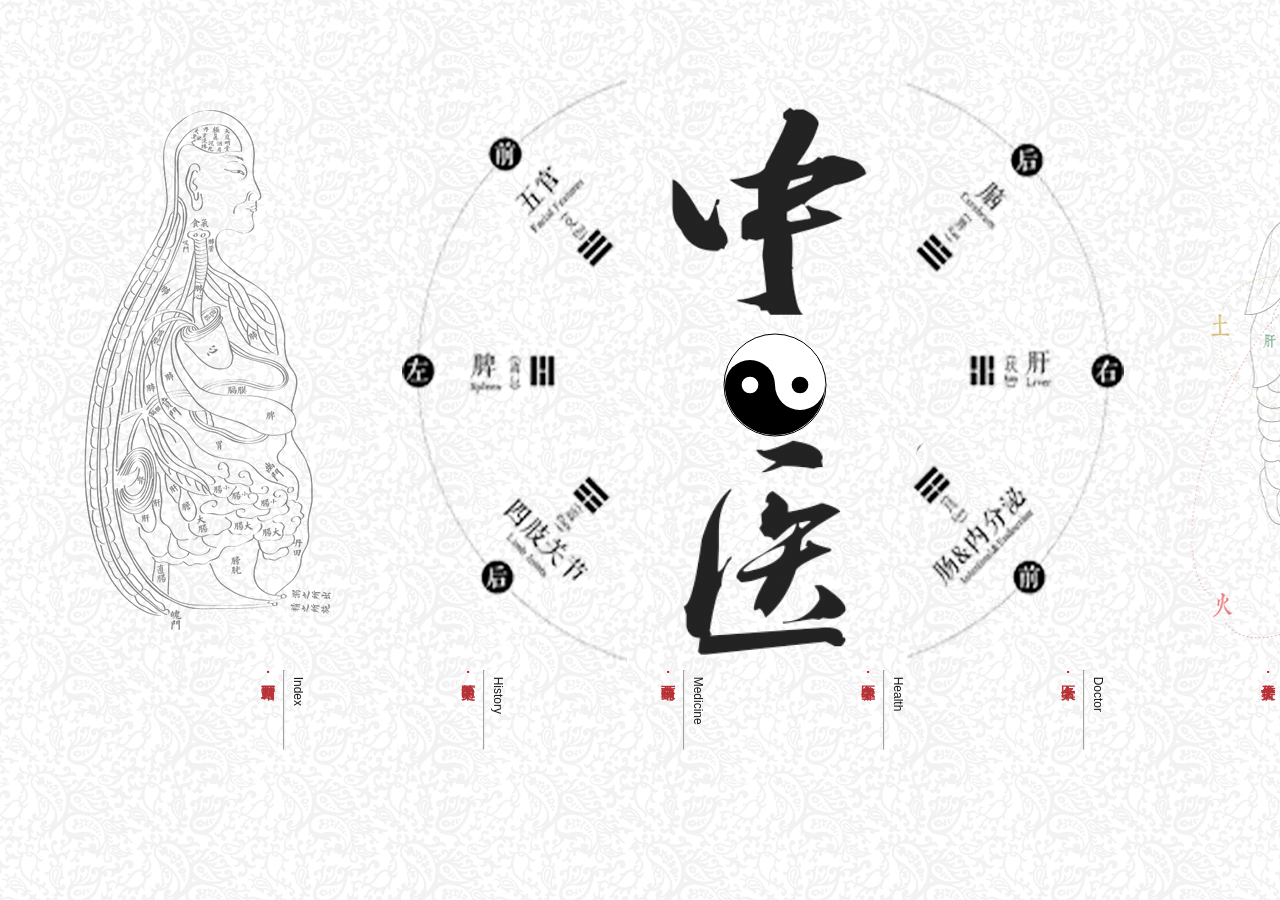
<file: index.html>
<!DOCTYPE html>
<html lang="zh">
<head>
    <meta charset="UTF-8">
    <title>中医文化</title>
    <link rel="icon" href="医.ico">
    <link rel="stylesheet" href="CSS/common.css">
    <link rel="stylesheet" href="CSS/index.css">
</head>
<body>
<nav class="index-1 w">
    <div class="four">
        <ul>
            <li>
                <a href="page404.html">
                    <img src="images/page404/2.png" alt="" title="中医文化">
                </a>
            </li>
            <li>
                <a href="page404.html">
                    <img src="images/page404/4.png" alt="" title="中医文化">
                </a>
            </li>
            <li>
                <a href="page1.html"><img src="images/page404/5.png" alt="" title="点击进入首页">
                    <p>内有乾坤</p></a>

            </li>
            <li>
                <a href="page404.html">
                    <img src="images/page404/1.png" alt="" title="中医文化">
                </a>
            </li>
            <li>
                <a href="page404.html">
                    <img src="images/page404/3.png" alt="" title="中医文化">
                </a>
            </li>
        </ul>
    </div>
    <div class="footer-ul">
        <ul>
            <li>
                <div class="footer-li">
                    <p>&nbsp Index<br></p>
                    <hr>
                    <a href="page1.html"><h3>·网站首页</h3></a>
                </div>
            </li>
            <li>
                <div class="footer-li">
                    <p>&nbsp History<br></p>
                    <hr>
                    <a href="page2.html"><h3>·中医简史</h3></a>
                </div>
            </li>
            <li>
                <div class="footer-li">
                    <p>&nbsp Medicine<br></p>
                    <hr>
                    <a href="page5.html"><h3>·百味中药</h3></a>
                </div>
            </li>
            <li>
                <div class="footer-li">
                    <p>&nbsp Health<br></p>
                    <hr>
                    <a href="page4.html"><h3>·中医养生</h3></a>
                </div>
            </li>
            <li>
                <div class="footer-li">
                    <p>&nbsp Doctor<br></p>
                    <hr>
                    <a href="page3.html"><h3>·十大名医</h3></a>
                </div>
            </li>
            <li>
                <div class="footer-li">
                    <p>&nbsp Author<br></p>
                    <hr>
                    <a href="page6.html"><h3>·关于作者</h3></a>
                </div>
            </li>
        </ul>
    </div>
    <canvas>
        你的浏览器不支持canvas，请升级你的浏览器版本
    </canvas>
</nav>

<script src="JS/circle.js"></script>
</body>
</html>
</file>
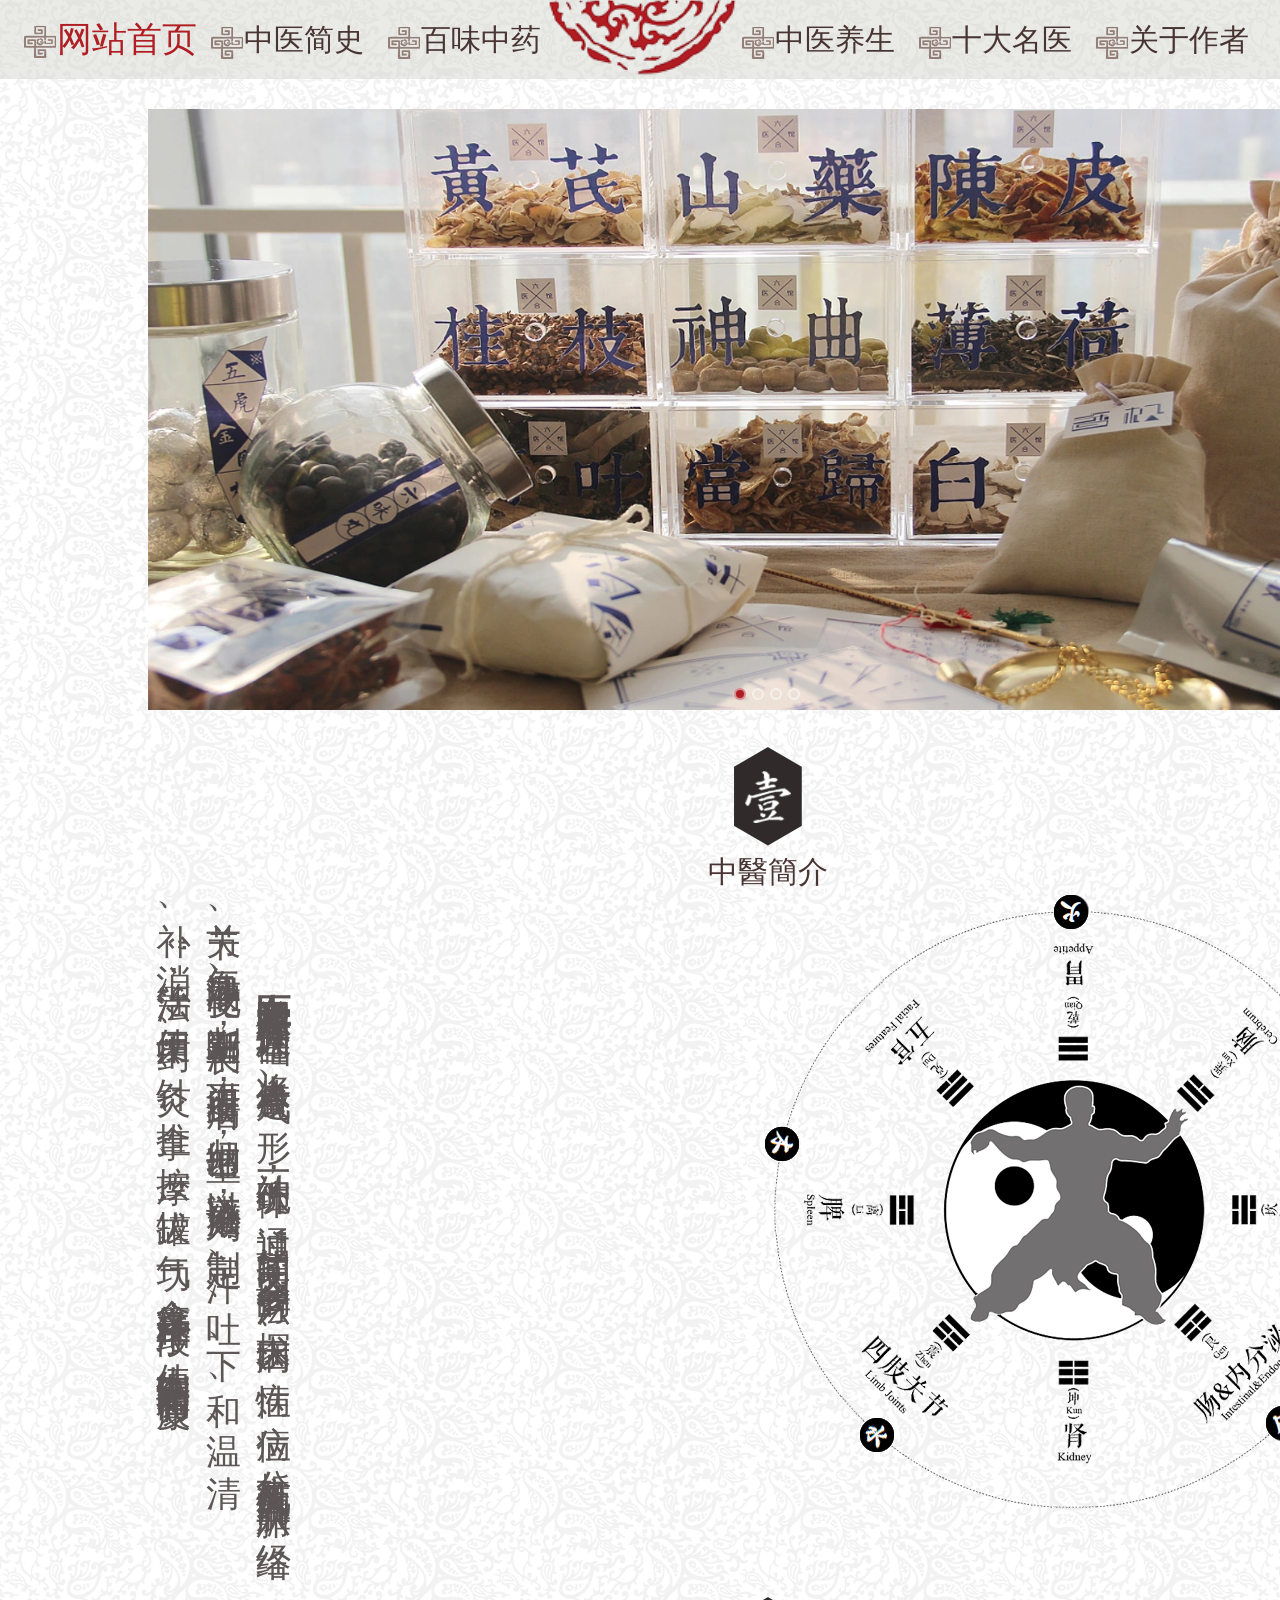
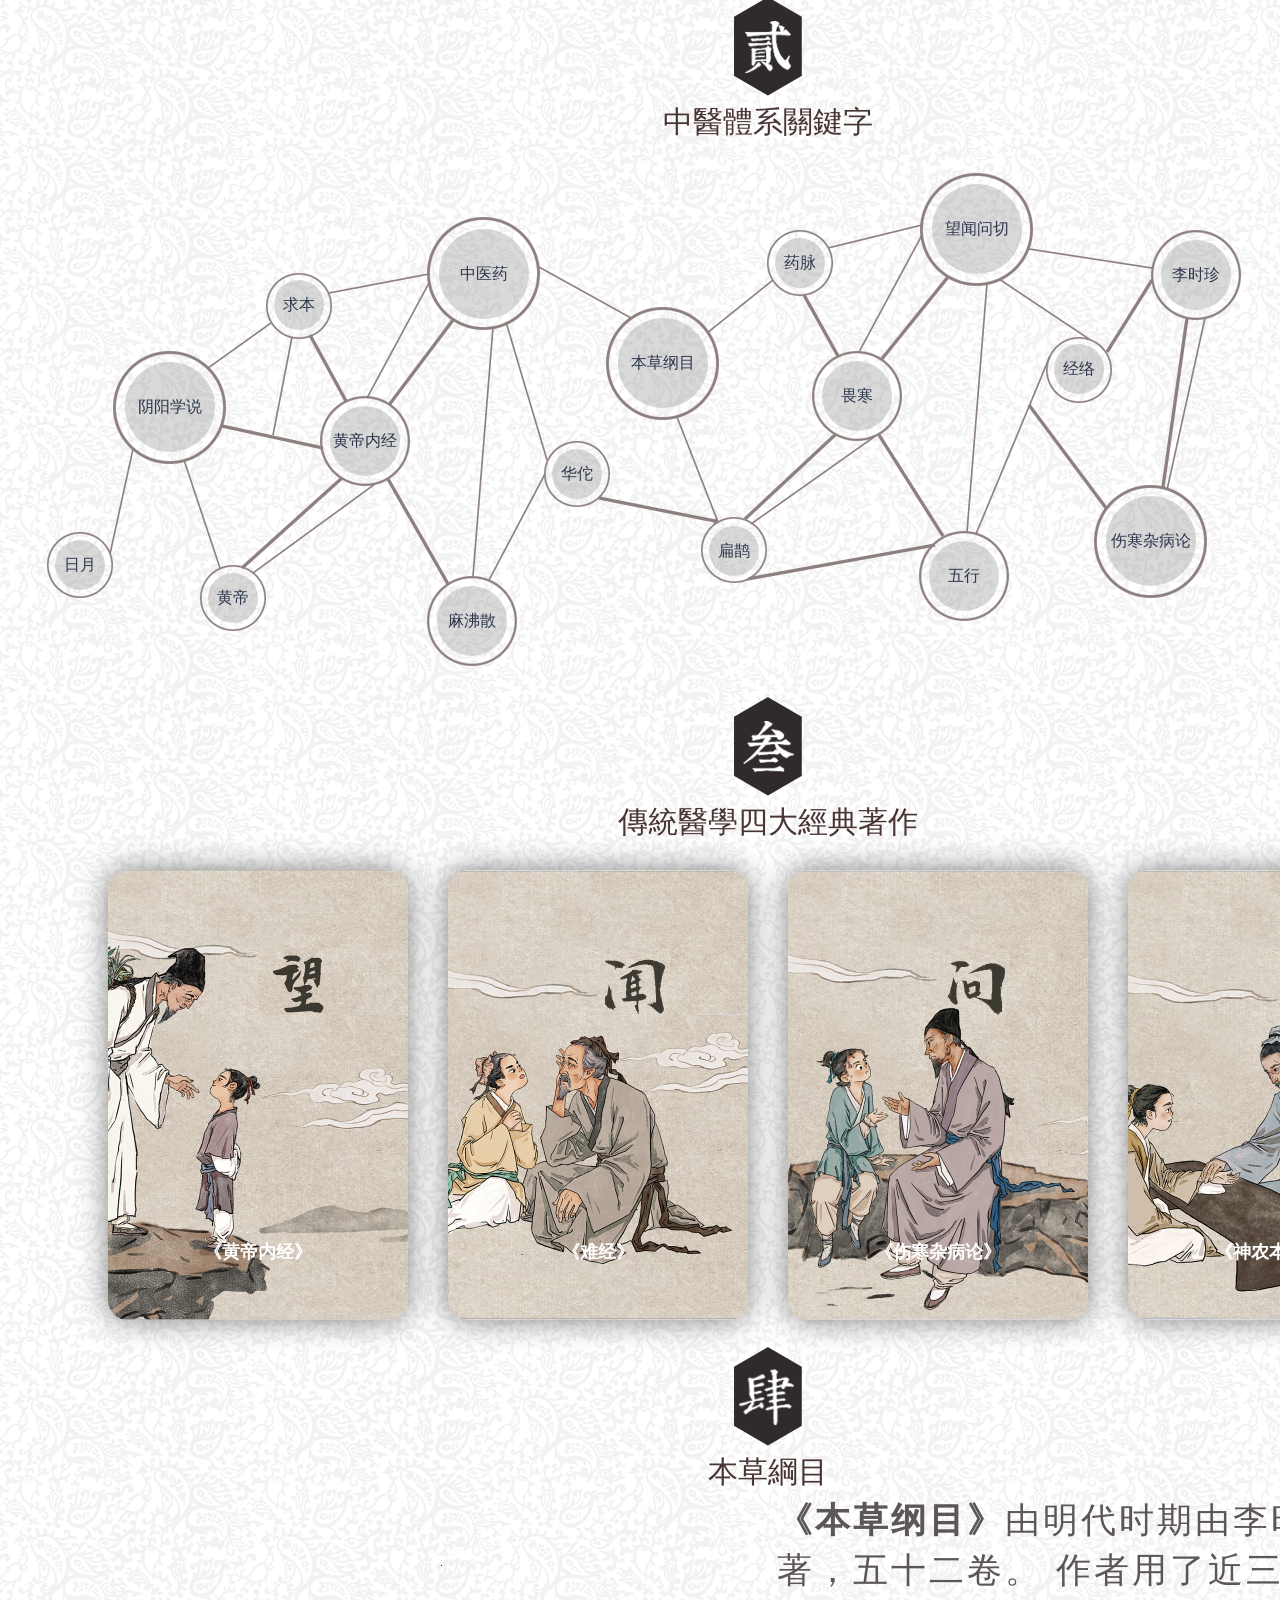
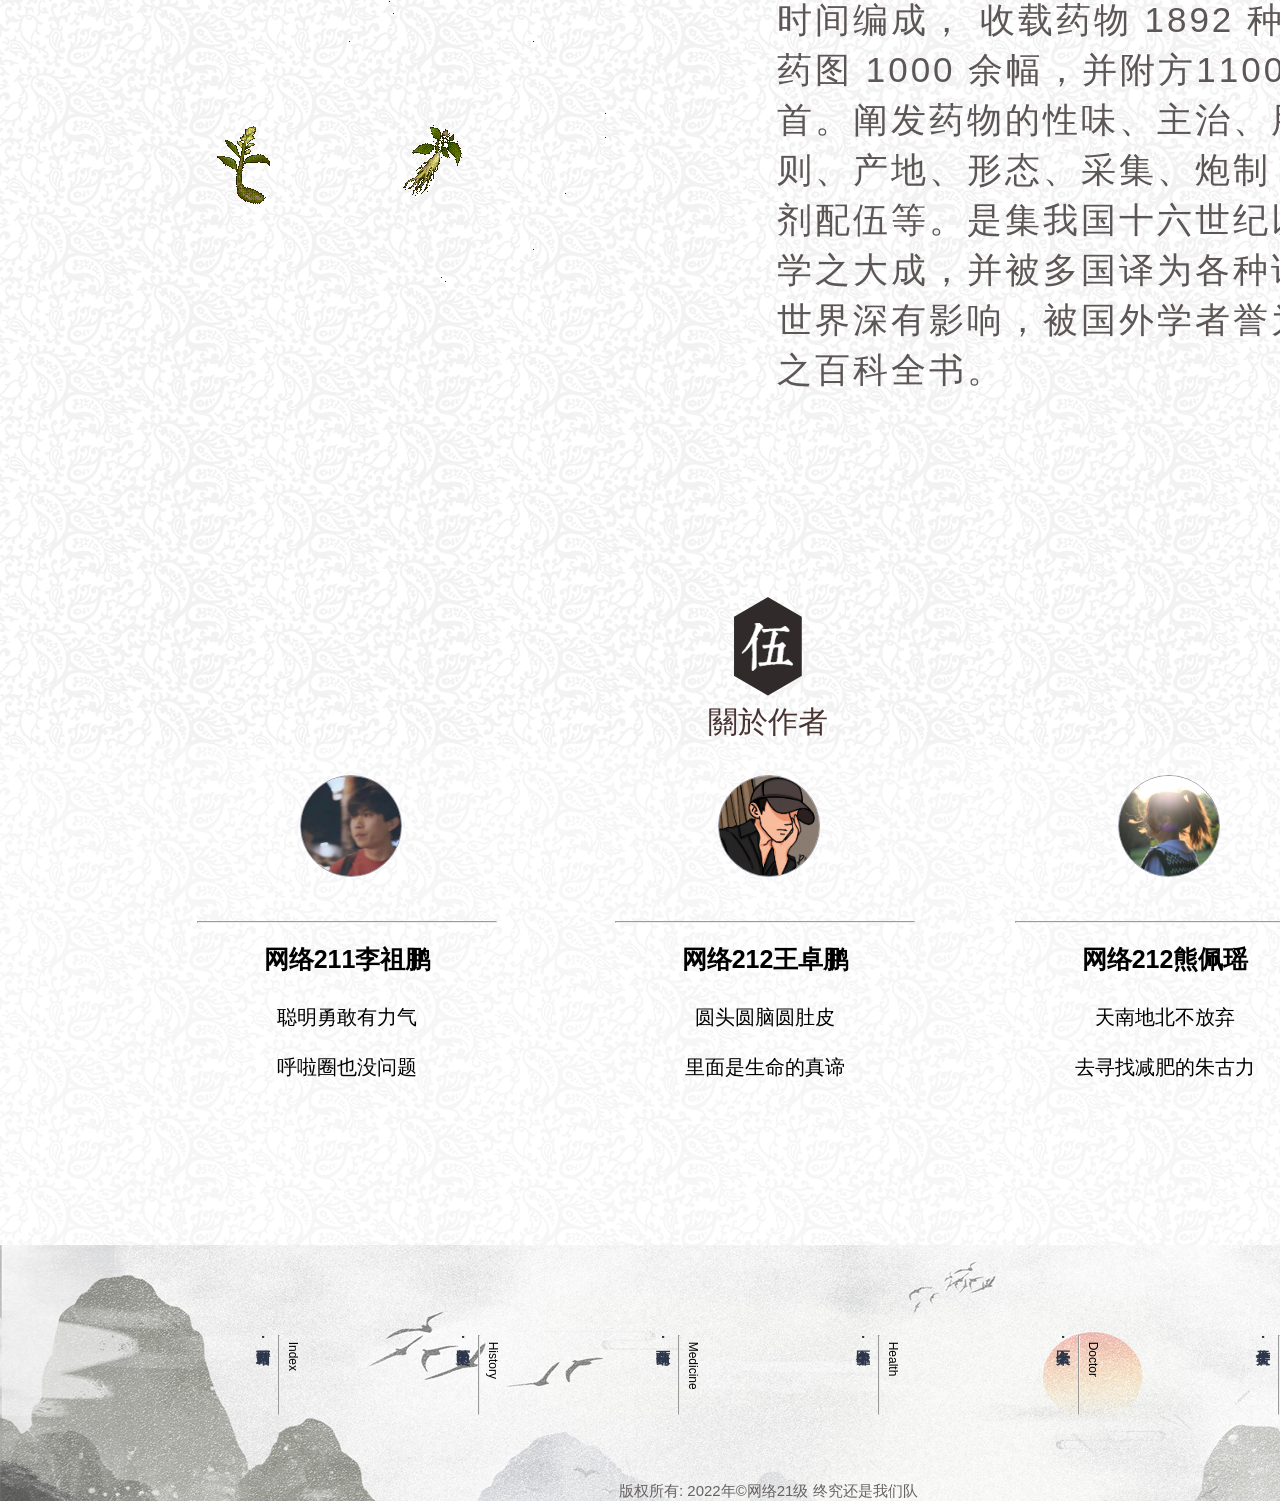
<file: page1.html>
<!DOCTYPE html>
<html lang="en">
<head>
    <meta charset="UTF-8">
    <title>网站首页</title>
    <link rel="stylesheet" href="CSS/common.css">
    <link rel="stylesheet" href="CSS/page1.css">
    <link rel="icon" href="医.ico">
    <script src="JS/animate.js"></script>
    <script src="JS/index.js"></script>
</head>
<body>
<header class="header ww">
    <div class="menu w">
        <ul>
            <li id="this-li">
                <a href="page1.html"><img src="images/tuten.png" alt="">网站首页</a>
            </li>
            <li>
                <a href="page2.html"><img src="images/tuten.png" alt="">中医简史</a>
            </li>
            <li>
                <a href="page5.html"><img src="images/tuten.png" alt="">百味中药</a>
            </li>
            <li>
                <a href="index.html"><img src="images/zhongyiwenhua.png" alt="" id="heart"></a>
            </li>
            <li>
                <a href="page4.html"><img src="images/tuten.png" alt="">中医养生</a>
            </li>
            <li>
                <a href="page3.html"><img src="images/tuten.png" alt="">十大名医</a>
            </li>
            <li>
                <a href="page6.html"><img src="images/tuten.png" alt="">关于作者</a>
            </li>
        </ul>
    </div>
</header>
<nav class="nav-carousel w">
    <div class="main w">
        <div class="focus">
            <a href="javascript:;" class="arrow-l">
                <
            </a>
            <a href="javascript:;" class="arrow-r">
                >
            </a>
            <ul>
                <li>
                    <a href="page5.html">
                        <img src="images/page1/bg5.png" alt="" title="百味中药">
                    </a>
                </li>
                <li>
                    <a href="page2.html#sn">
                        <img src="images/page1/bg4.png" alt="" title="神农尝百草">
                    </a>
                </li>
                <li>
                    <a href="#wwwq" id="wwwq1">
                        <img src="images/page1/bg6.png" alt="" title="望闻问切">
                    </a>
                </li>
                <li>
                    <a href="page3.html">
                        <img src="images/page1/bg1.png" alt="" title="十大中医">
                    </a>
                </li>
            </ul>
            <ol class="circle">
            </ol>
        </div>
    </div>
</nav>
<section class="orders w">
    <div class="order">
        <a href="#">
            <img src="images/page1/first.png" alt="">
            <p>中醫簡介</p>
        </a>
    </div>
</section>
<nav class="history w">
    <div class="introduce-word">
        <span>
            <strong>中医学</strong>以阴阳五行作为理论基础，将人体看成是气、形、神的统一体，通过“望闻问切”四诊合参的方法，探求病因、病性、病位、分析病机及人体内五脏六腑、经络关节、气血津液的变化、判断邪正消长，进而得出病名，归纳出证型，以辨证论治原则，制定“汗、吐、下、和、温、清、补、消”等治法，使用中药、针灸、推拿、按摩、拔罐、气功、食疗等多种治疗手段，使人体达到阴阳调和而康复。
        </span>
    </div>
    <div class="introduce-img">
        <img src="images/page1/15.png" id="Rotate-img" alt="">
        <img src="images/page1/13.png" alt="">

    </div>
</nav>
<section class="orders w">
    <div class="order">
        <a href="page404.html">
            <img src="images/page1/second.png" alt="">
            <p>中醫體系關鍵字</p>
        </a>
    </div>
</section>
<nav class="keyword w">
    <ul>
        <li>
            <div class="circle-big loop"><a href="https://baike.baidu.com/item/%E9%98%B4%E9%98%B3%E5%AD%A6%E8%AF%B4/2655139" target="_blank">阴阳学说</a></div>
        </li>
        <li>
            <div class="circle-big loop"><a href="page5.html" target="_blank">中医药</a></div>
        </li>
        <li>
            <div class="circle-big loop"><a href="#Materia" target="_blank">本草纲目</a></div>
        </li>
        <li>
            <div class="circle-big loop"><a href="#wwwq1" target="_blank">望闻问切</a></div>
        </li>
        <li>
            <div class="circle-big loop"><a href="#wwwq" target="_blank">伤寒杂病论</a></div>
        </li>
        <li>
            <div class="circle-medium loop"><a href="#wwwq" target="_blank">黄帝内经</a></div>
        </li>
        <li>
            <div class="circle-medium loop"><a href="page3.html#int2" target="_blank">麻沸散</a></div>
        </li>
        <li>
            <div class="circle-medium loop"><a href="page404.html" target="_blank">畏寒</a></div>
        </li>
        <li>
            <div class="circle-medium loop"><a href="page404.html" target="_blank">五行</a></div>
        </li>
        <li>
            <div class="circle-medium loop"><a href="page3.html#int7" target="_blank">李时珍</a></div>
        </li>
        <li>
            <div class="circle-small loop"><a href="page404.html" target="_blank">日月</a></div>
        </li>
        <li>
            <div class="circle-small loop"><a href="page404.html" target="_blank">求本</a></div>
        </li>
        <li>
            <div class="circle-small loop"><a href="page404.html" target="_blank">黄帝</a></div>
        </li>
        <li>
            <div class="circle-small loop"><a href="page3.html#int2" target="_blank">华佗</a></div>
        </li>
        <li>
            <div class="circle-small loop"><a href="page3.html#int1" target="_blank">扁鹊</a></div>
        </li>
        <li>
            <div class="circle-small loop"><a href="page5.html" target="_blank">药脉</a></div>
        </li>
        <li>
            <div class="circle-small loop"><a href="page404.html" target="_blank">经络</a></div>
        </li>

    </ul>
</nav>
<section class="orders w">
    <div class="order">
        <a href="page404.html">
            <img src="images/page1/third.png" alt="">
            <p>傳統醫學四大經典著作</p>
        </a>
    </div>
</section>
<nav class="books w">
    <div class="card">
        <div class="photo">
            <img src="images/page1/wang.png" alt="..">
        </div>
        <h1>《黄帝内经》</h1>
        <h2>相传为黄帝所作</h2>
        <p>奠定了人体生理、病理、诊断以及治疗的认知基础，是中国影响极大的一部医学著作，被称为医之始祖。</p>
        <a href="https://baike.baidu.com/item/%E9%BB%84%E5%B8%9D%E5%86%85%E7%BB%8F/97915#" target="_blank">了解更多</a>
    </div>
    <div class="card">
        <div class="photo">
            <img src="images/page1/listen.png" alt=".." id="wwwq">
        </div>
        <h1>《难经》</h1>
        <h2>相传为扁鹊所作</h2>
        <p>内容包括脉诊、经络、脏腑、阴阳、病因、病机、营卫、腧穴、针刺、病证等方面。</p>
        <a href="https://baike.baidu.com/item/%E9%9A%BE%E7%BB%8F/1525135?fromModule=lemma-qiyi_sense-lemma"
           target="_blank">了解更多</a>
    </div>
    <div class="card">
        <div class="photo">
            <img src="images/page1/ask.png" alt="..">
        </div>
        <h1>《伤寒杂病论》</h1>
        <h2>东汉末年张仲景所作</h2>
        <p>《伤寒杂病论》分析了伤寒的原因、症状、发展阶段和处理方法，奠定了理、法、方、药的理论基础。</p>
        <a href="https://baike.baidu.com/item/%E4%BC%A4%E5%AF%92%E6%9D%82%E7%97%85%E8%AE%BA/1125995?fromModule=lemma-qiyi_sense-lemma"
           target="_blank">了解更多</a>
    </div>
    <div class="card">
        <div class="photo">
            <img src="images/page1/qie.png" alt="..">
        </div>
        <h1>《神农本草经》</h1>
        <h2>托名“神农”所作</h2>
        <p>全书载药365种，以三品分类法，分上、中、下三品，文字简练古朴，成为中药理论精髓。</p>
        <a href="https://baike.baidu.com/item/%E7%A5%9E%E5%86%9C%E6%9C%AC%E8%8D%89%E7%BB%8F/302460?fromModule=lemma_search-box"
           target="_blank">了解更多</a>
    </div>
</nav>
<section class="orders w">
    <div class="order" id="Materia">
        <a href="page404.html">
            <img src="images/page1/fourth.png" alt="">
            <p>本草綱目</p>
        </a>
    </div>
</section>
<nav class="Materia-Medica w">
    <div class="Materia-Medica-word">
        <span><strong>《本草纲目》</strong>由明代时期由李时珍所著，五十二卷。 作者用了近三十年时间编成， 收载药物 1892 种，附药图 1000 余幅，并附方11000余首。阐发药物的性味、主治、用药法则、产地、形态、采集、炮制 、方剂配伍等。是集我国十六世纪以前药学之大成，并被多国译为各种译本对世界深有影响，被国外学者誉为中国之百科全书。</span>
    </div>
    <div class="Materia-Medica-img">
        <img src="images/page1/bengcaogangmu.gif" alt="">
    </div>
</nav>
<section class="orders w">
    <div class="order" id="author">
        <a href="page6.html">
            <img src="images/page1/fifth.png" alt="">
            <p>關於作者</p>
        </a>
    </div>
</section>
<nav class="author w">
    <div class="author-1">
        <img src="images/page1/tx1.jpg" alt="" id="tx1">
        <section>
            <hr>
            <br>
            <h1>网络211李祖鹏</h1>
            <br>
            <br>
            <span>聪明勇敢有力气 <br><br>呼啦圈也没问题</span>
        </section>
    </div>
    <div class="author-2">
        <img src="images/page1/tx2.jpg" alt="" id="tx2">
        <section>
            <hr>
            <br>
            <h1>网络212王卓鹏</h1>
            <br>
            <br>
            <span>圆头圆脑圆肚皮<br><br> 里面是生命的真谛</span>
        </section>
    </div>
    <div class="author-3">
        <img src="images/page1/tx3.jpg" alt="" id="tx3">
        <section>
            <hr>
            <br>
            <h1>网络212熊佩瑶</h1>
            <br>
            <br>
            <span>天南地北不放弃<br><br> 去寻找减肥的朱古力</span>
        </section>
    </div>
</nav>
<footer class="footer w">
    <img src="images/footer.png" alt="">
    <div class="footer-ul">
        <ul>
            <li>
                <div class="footer-li">
                    <p>&nbsp Index<br></p>
                    <hr>
                    <a href="page1.html"><h3>·网站首页</h3></a>
                </div>
            </li>
            <li>
                <div class="footer-li">
                    <p>&nbsp History<br></p>
                    <hr>
                    <a href="page2.html"><h3>·中医简史</h3></a>
                </div>
            </li>
            <li>
                <div class="footer-li">
                    <p>&nbsp Medicine<br></p>
                    <hr>
                    <a href="page5.html"><h3>·百味中药</h3></a>
                </div>
            </li>
            <li>
                <div class="footer-li">
                    <p>&nbsp Health<br></p>
                    <hr>
                    <a href="page4.html"><h3>·中医养生</h3></a>
                </div>
            </li>
            <li>
                <div class="footer-li">
                    <p>&nbsp Doctor<br></p>
                    <hr>
                    <a href="page3.html"><h3>·十大名医</h3></a>
                </div>
            </li>
            <li>
                <div class="footer-li">
                    <p>&nbsp Author<br></p>
                    <hr>
                    <a href="page6.html"><h3>·关于作者</h3></a>
                </div>
            </li>
        </ul>
    </div>
    <span>版权所有:&nbsp2022年&copy网络21级 终究还是我们队</span>
</footer>
</body>
</html>
</file>
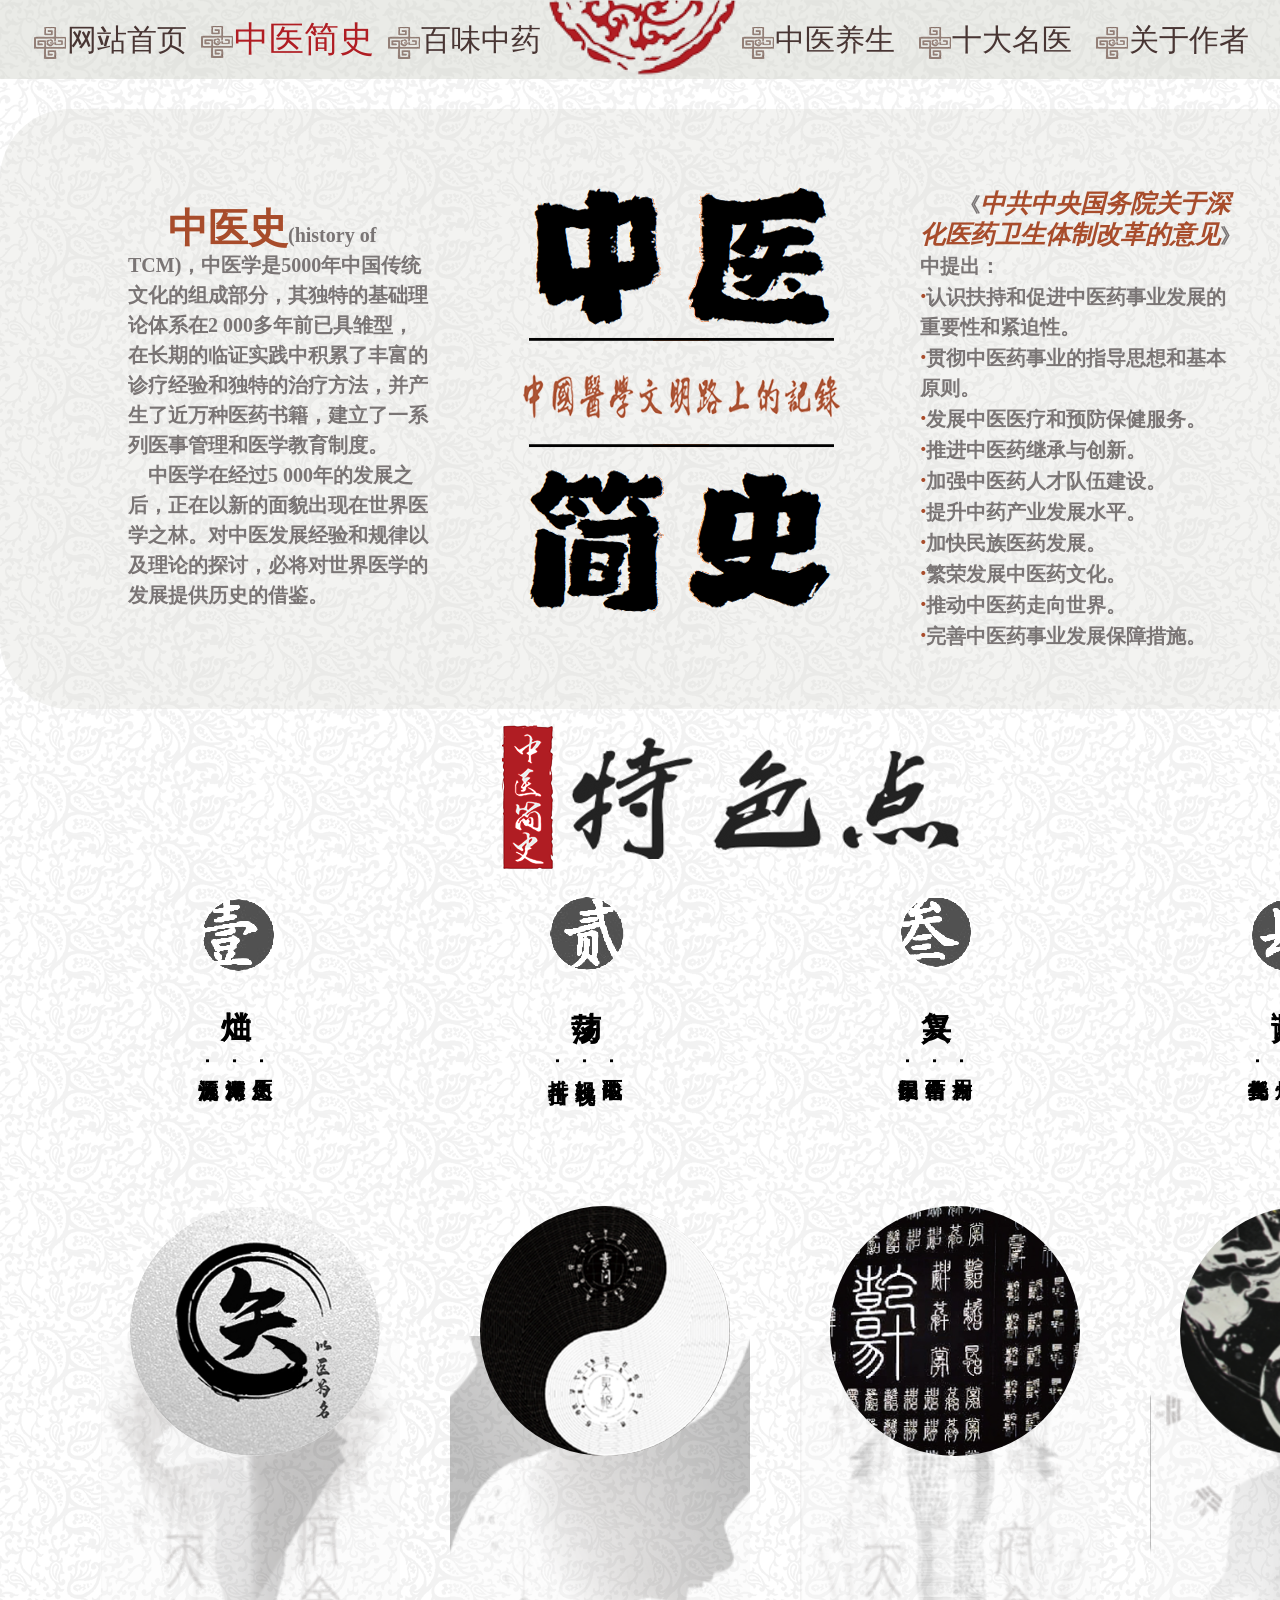
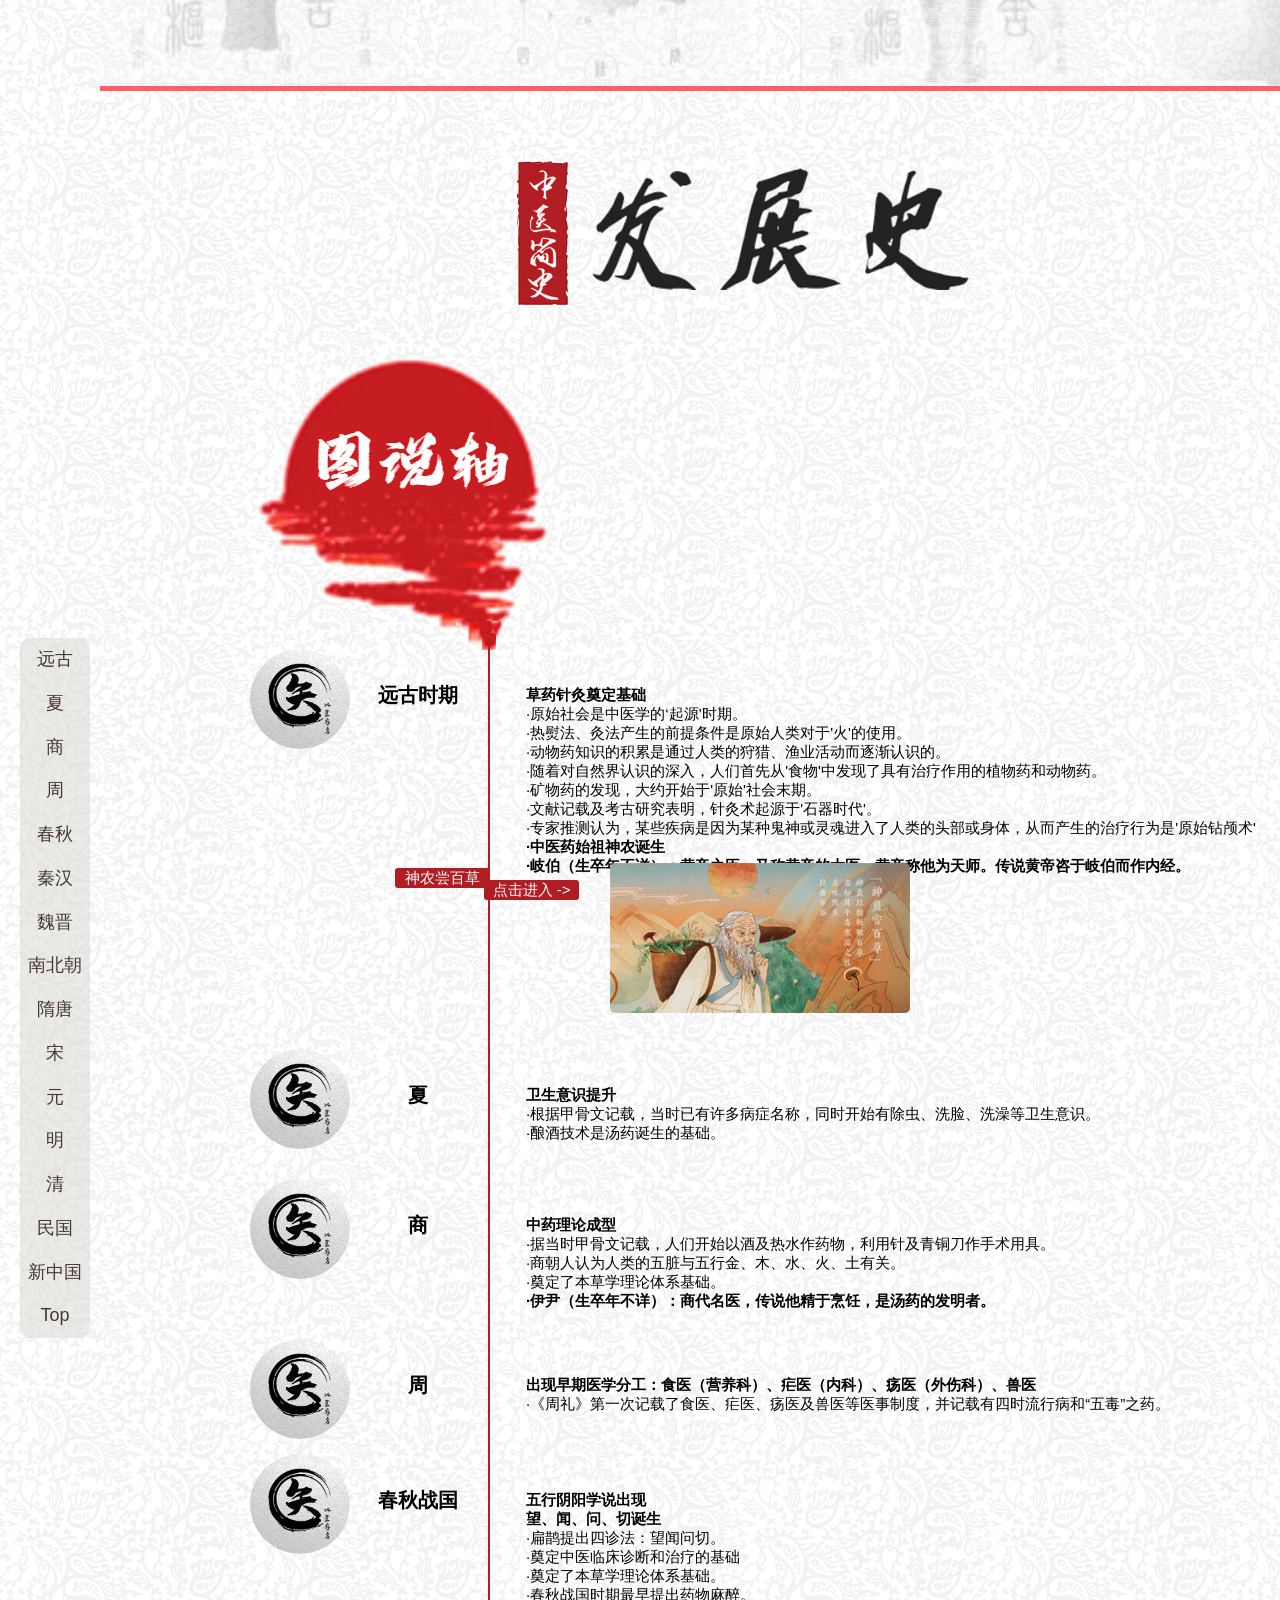
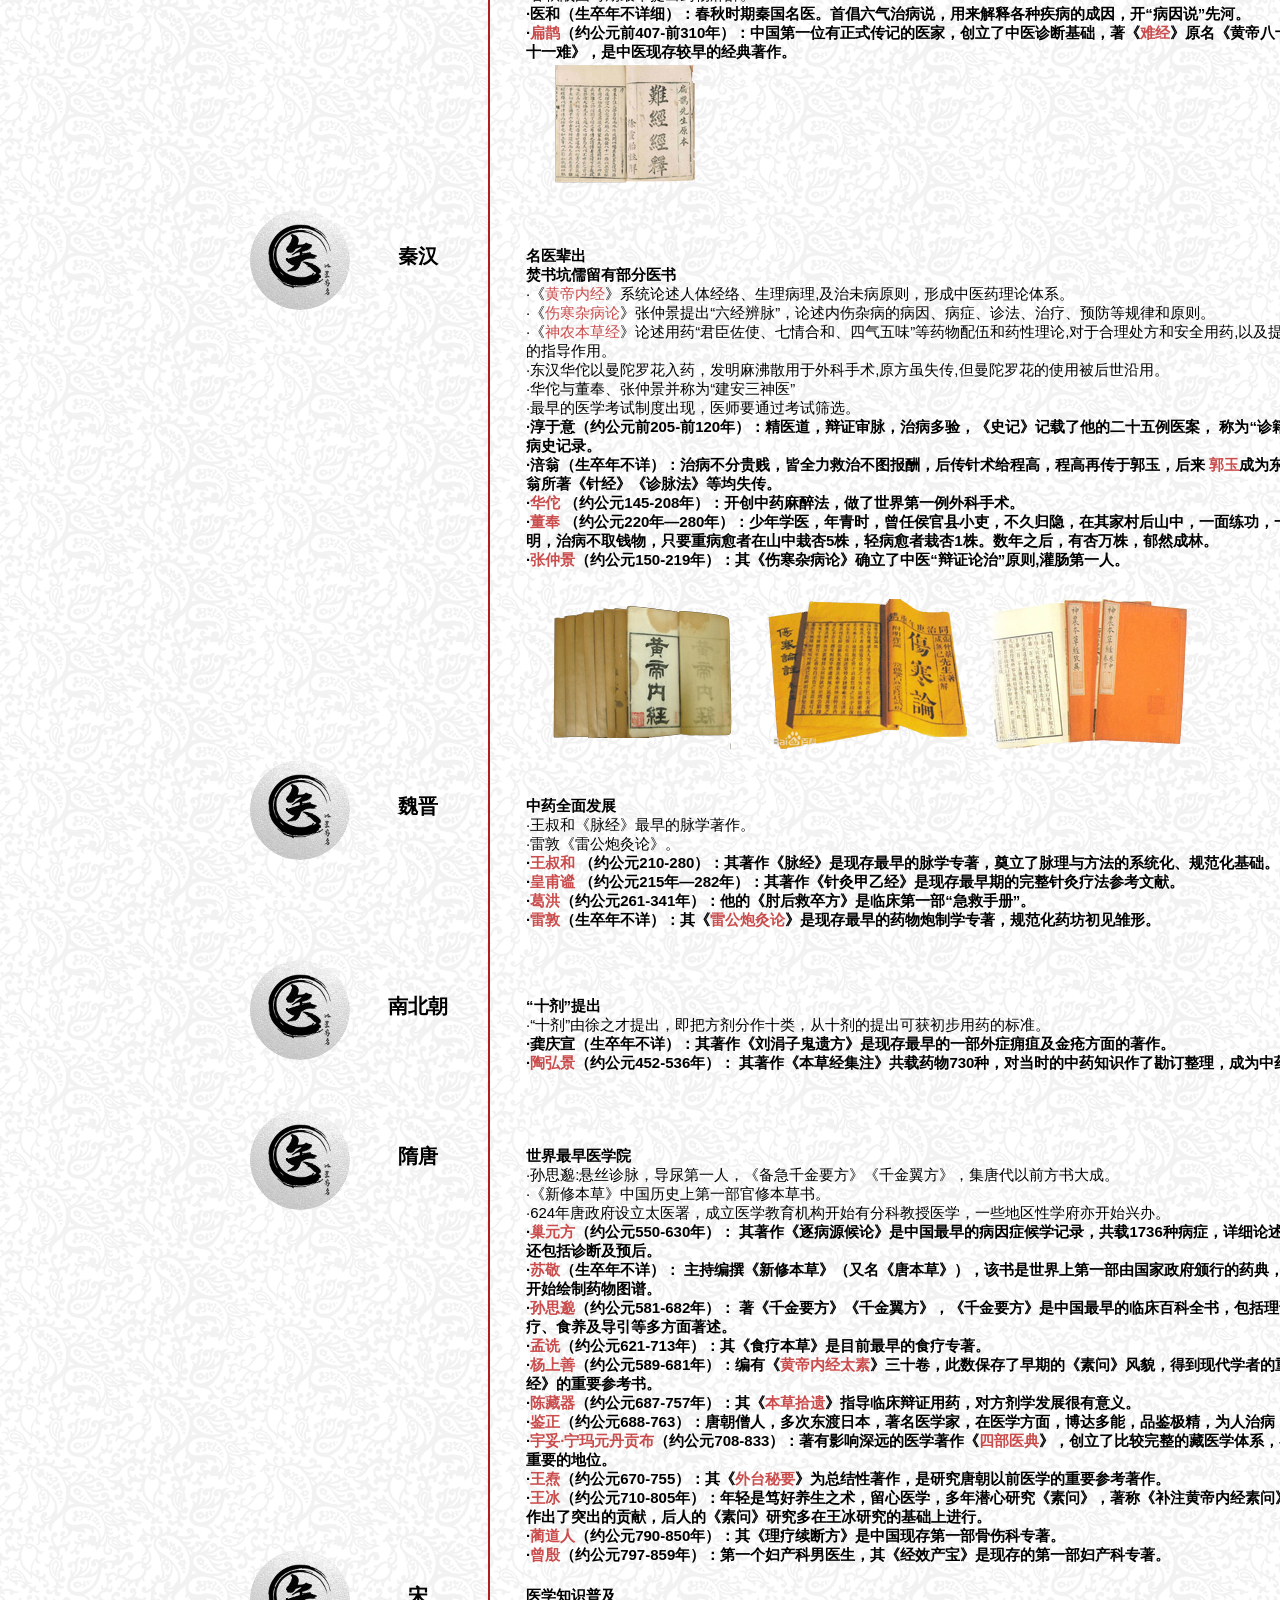
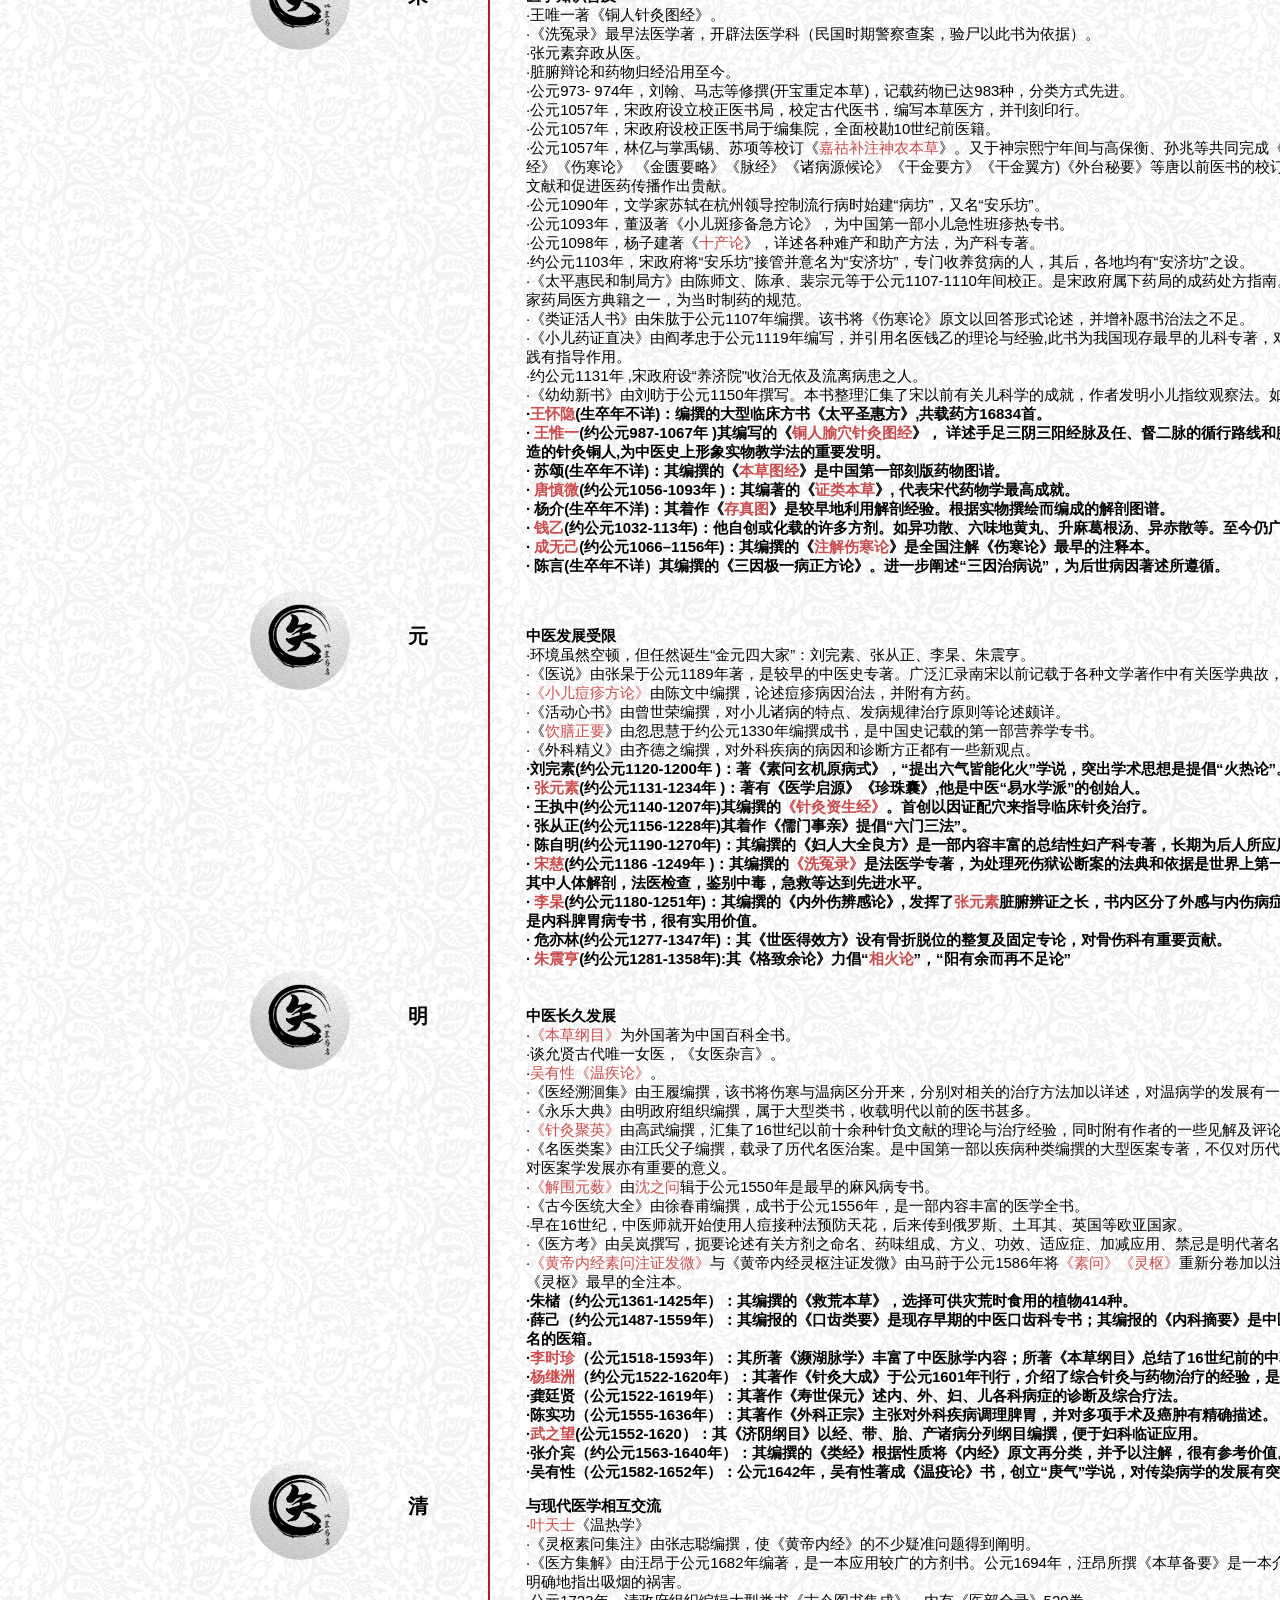
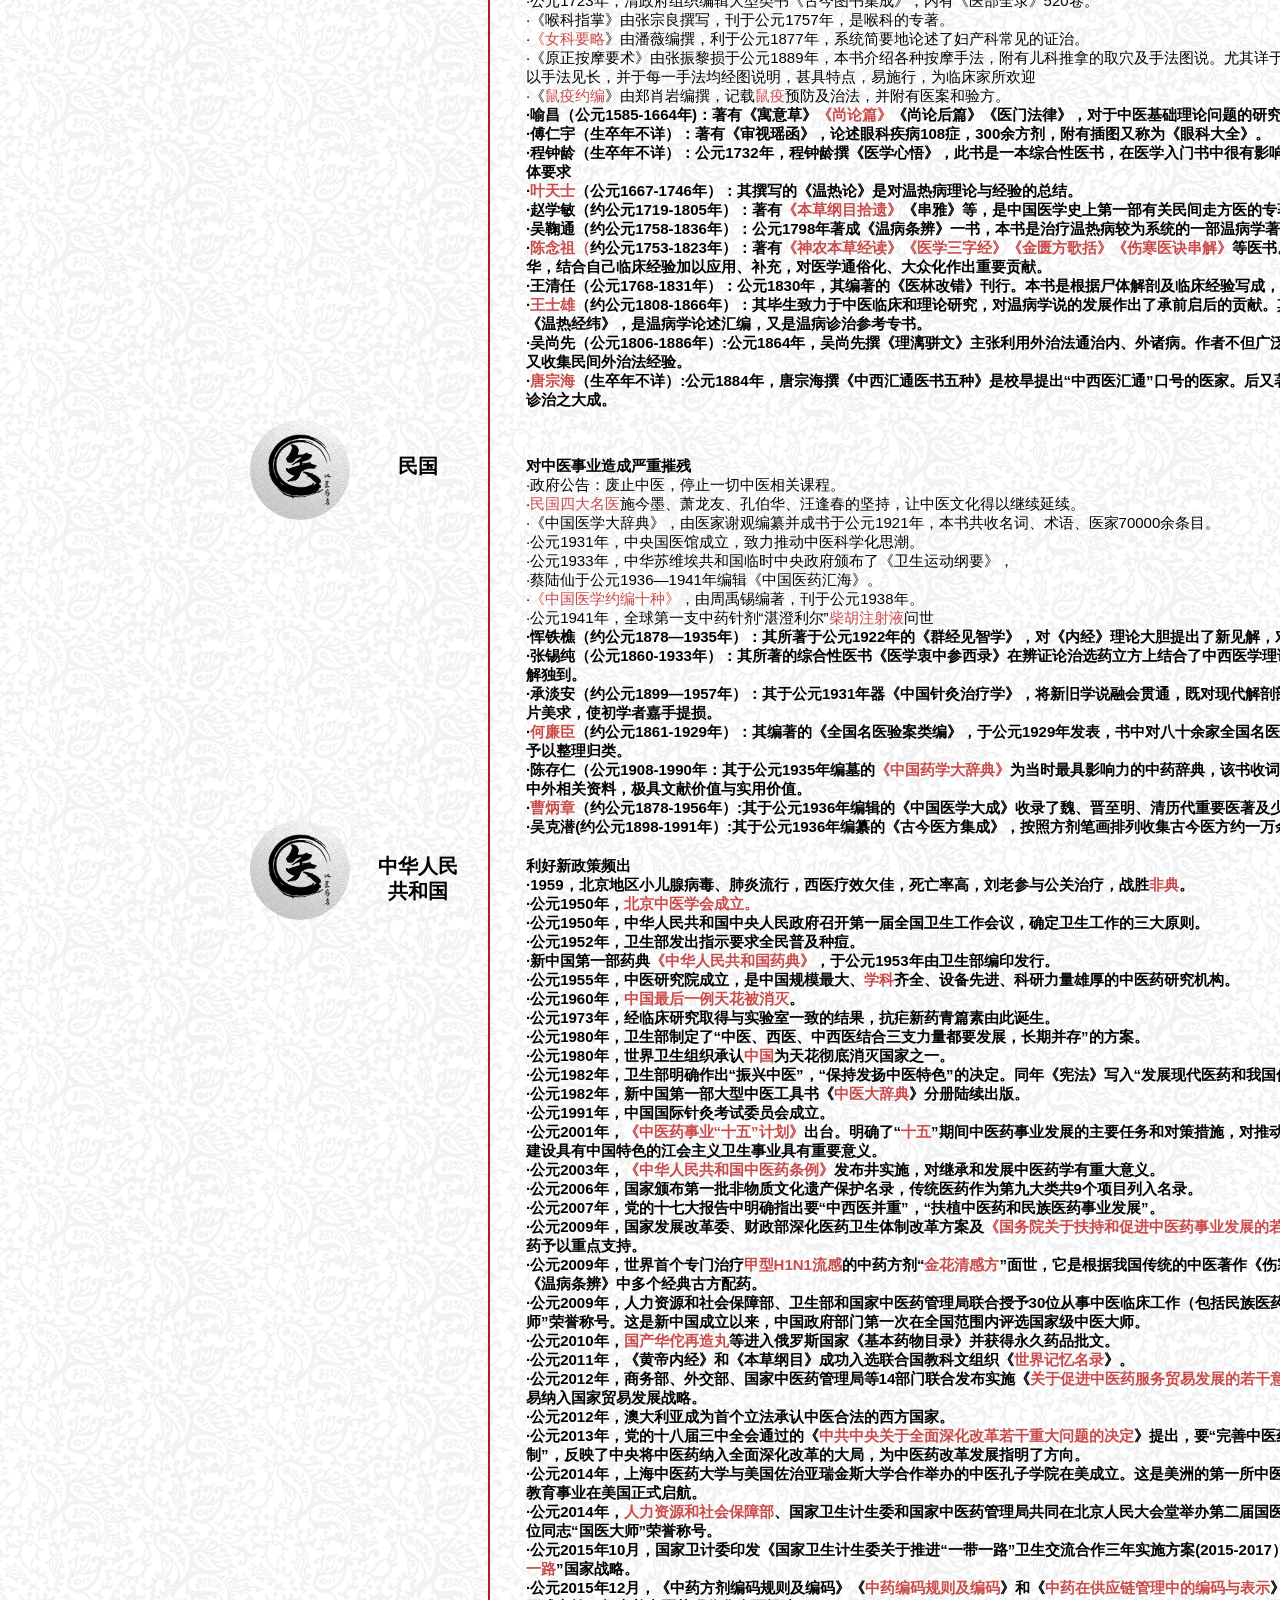
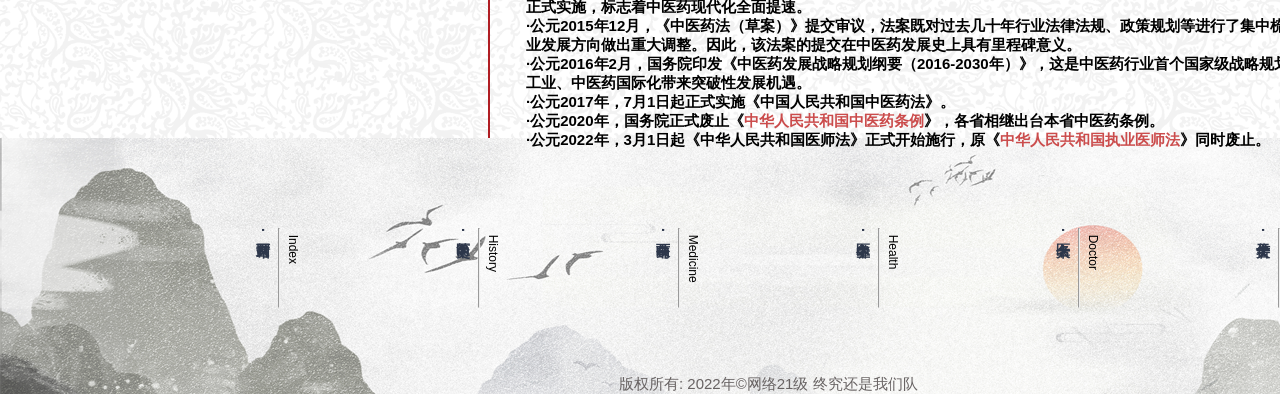
<file: page2.html>
<!DOCTYPE html>
<html lang="en">
<head>
    <meta charset="UTF-8">
    <title>中医简史</title>
    <link rel="stylesheet" href="CSS/common.css">
    <link rel="stylesheet" href="CSS/page2.css">
    <link rel="icon" href="医.ico">
    <script src="JS/scrollMenu.js"></script>
</head>
<body>
<header class="header ww">
    <div class="menu">
        <ul>
            <li>
                <a href="page1.html"><img src="images/tuten.png" alt="">网站首页</a>
            </li>
            <li id="this-li">
                <a href="page2.html"><img src="images/tuten.png" alt="">中医简史</a>
            </li>
            <li>
                <a href="page5.html"><img src="images/tuten.png" alt="">百味中药</a>
            </li>
            <li>
                <a href="index.html"><img src="images/zhongyiwenhua.png" alt="" id="heart"></a>
            </li>
            <li>
                <a href="page4.html"><img src="images/tuten.png" alt="">中医养生</a>
            </li>
            <li>
                <a href="page3.html"><img src="images/tuten.png" alt="">十大名医</a>
            </li>
            <li>
                <a href="page6.html"><img src="images/tuten.png" alt="">关于作者</a>
            </li>
        </ul>
    </div>
</header>
<nav class="picture w">
    <div class="picture-text1">
        <p>
            《<i>中共中央国务院关于深化医药卫生体制改革的意见</i>》中提出：<br>

            <i>·</i>认识扶持和促进中医药事业发展的重要性和紧迫性。<br>

            <i>·</i>贯彻中医药事业的指导思想和基本原则。<br>

            <i>·</i>发展中医医疗和预防保健服务。<br>

            <i>·</i>推进中医药继承与创新。<br>

            <i>·</i>加强中医药人才队伍建设。<br>

            <i>·</i>提升中药产业发展水平。<br>

            <i>·</i>加快民族医药发展。<br>

            <i>·</i>繁荣发展中医药文化。<br>

            <i>·</i>推动中医药走向世界。<br>

            <i>·</i>完善中医药事业发展保障措施。</p>
    </div>
    <div class="picture-img">
        <img src="images/page2/zhongyijianshi.png" alt="" title="中医简史">
    </div>
    <div class="picture-text2">
        <p>
            <strong>中医史</strong>(history of TCM)，中医学是5000年中国传统文化的组成部分，其独特的基础理论体系在2 000多年前已具雏型，在长期的临证实践中积累了丰富的诊疗经验和独特的治疗方法，并产生了近万种医药书籍，建立了一系列医事管理和医学教育制度。<br>&nbsp;&nbsp;&nbsp;&nbsp;中医学在经过5 000年的发展之后，正在以新的面貌出现在世界医学之林。对中医发展经验和规律以及理论的探讨，必将对世界医学的发展提供历史的借鉴。</p>
    </div>
</nav>
<nav class="feature w">
    <div class="text-img">
        <img src="images/page2/point.png" alt="">
    </div>
</nav>
<nav class="point w">
    <div class="point-text">
        <ul>
            <li>
                <div class="point-NO">
                    <img src="images/page2/1.png" alt="">
                </div>
                <div class="point-word">
                    <h3>灿烂</h3>
                    <h5>·历史悠久<br>·博大精深<br>·源远流长 <br></h5>
                </div>
                <div class="point-img">
                    <div class="img">
                        <img src="images/page2/img1.png" alt="">
                    </div>
                    <div class="bg">
                        <img src="images/page2/bg1.png" alt="">
                    </div>
                </div>

            </li>
            <li>
                <div class="point-NO">
                    <img src="images/page2/2.png" alt="">
                </div>
                <div class="point-word">
                    <h3>动荡</h3>
                    <h5>·中西论战<br>·轻视&nbsp歧视<br>·排斥&nbsp打击 <br></h5>
                </div>
                <div class="point-img">
                    <div class="img">
                        <img src="images/page2/img2.png" alt="">
                    </div>
                    <div class="bg">
                        <img src="images/page2/bg2.png" alt="">
                    </div>
                </div>
            </li>
            <li>
                <div class="point-NO">
                    <img src="images/page2/3.png" alt="">
                </div>
                <div class="point-word">
                    <h3>复兴</h3>
                    <h5>·古为今用<br>·中西结合<br>·国家提倡<br></h5>
                </div>
                <div class="point-img">
                    <div class="img">
                        <img src="images/page2/img3.png" alt="">
                    </div>
                    <div class="bg">
                        <img src="images/page2/bg3.png" alt="">
                    </div>
                </div>
            </li>
            <li>
                <div class="point-NO">
                    <img src="images/page2/4.png" alt="">
                </div>
                <div class="point-word">
                    <h3>荒诞</h3>
                    <h5>·滴血认亲<br>·祝由术<br>·炼丹<br>·长生乌托邦<br></h5>
                </div>
                <div class="point-img">
                    <div class="img">
                        <img src="images/page2/img4.png" alt="">
                    </div>
                    <div class="bg">
                        <img src="images/page2/bg4.png" alt="">
                    </div>
                </div>
            </li>
        </ul>
    </div>
    <div class="xian">
    </div>
</nav>
<div class="jianju w"></div>
<nav class="develop w">
    <div class="text-img">
        <img src="images/page2/develop.png" alt="">
    </div>
</nav>
<div class="sun w">
    <img src="images/page2/sun.png" alt="">
</div>
<section class="History-Medicine w">
    <aside class="dynasty-name">
        <div>
            <ul>
                <li class="current-li"><a href="#ancient">远古</a></li>
                <li><a href="#xia">夏</a></li>
                <li><a href="#shang">商</a></li>
                <li><a href="#zhou">周</a></li>
                <li><a href="#chunqiu">春秋</a></li>
                <li><a href="#qinhan">秦汉</a></li>
                <li><a href="#sanguo">魏晋</a></li>
                <li><a href="#nanbeichao">南北朝</a></li>
                <li><a href="#suitang">隋唐</a></li>
                <li><a href="#song">宋</a></li>
                <li><a href="#yuan">元</a></li>
                <li><a href="#ming">明</a></li>
                <li><a href="#qing">清</a></li>
                <li><a href="#minguo">民国</a></li>
                <li><a href="#china">新中国</a></li>
                <li><a href="#heart">Top</a></li>
            </ul>
        </div>
    </aside>
    <nav class="dynasty-summary">
        <div class="timeline"></div>
        <div class="ancient" id="ancient">
            <img src="images/page2/img1.png" alt="dynasty-img" class="dynasty-img">
            <h3 class="dynasty-title">远古时期</h3>
            <span class="dynasty-text"><strong>草药针灸奠定基础</strong> <br>
                        ·原始社会是中医学的‘起源’时期。<br>
                        ·热熨法、灸法产生的前提条件是原始人类对于'火'的使用。<br>
                        ·动物药知识的积累是通过人类的狩猎、渔业活动而逐渐认识的。<br>
                        ·随着对自然界认识的深入，人们首先从'食物'中发现了具有治疗作用的植物药和动物药。<br>
                        ·矿物药的发现，大约开始于'原始'社会末期。<br>
                        ·文献记载及考古研究表明，针灸术起源于'石器时代'。<br>
                        ·专家推测认为，某些疾病是因为某种鬼神或灵魂进入了人类的头部或身体，从而产生的治疗行为是'原始钻颅术'<br>
               <strong>·中医药始祖神农诞生<br>
               ·岐伯（生卒年不详）：黄帝之臣，又称黄帝的太医，黄帝称他为天师。传说黄帝咨于岐伯而作内经。
               </strong>
            </span>
            <p id="sn">神农尝百草</p>
            <a href="page404.html" target="_blank">点击进入 -></a>
            <img src="images/page2/shengnongchangbaicao.png" alt="" id="shennong">
        </div>
        <div class="xia" id="xia">
            <img src="images/page2/img1.png" alt="dynasty-img" class="dynasty-img">
            <h3 class="dynasty-title">夏</h3>
            <span class="dynasty-text"><strong>卫生意识提升</strong> <br>
                        ·根据甲骨文记载，当时已有许多病症名称，同时开始有除虫、洗脸、洗澡等卫生意识。<br>
                        ·酿酒技术是汤药诞生的基础。
            </span>
        </div>
        <div class="shang" id="shang">
            <img src="images/page2/img1.png" alt="dynasty-img" class="dynasty-img">
            <h3 class="dynasty-title">商</h3>
            <span class="dynasty-text"><strong>中药理论成型</strong> <br>
                        ·据当时甲骨文记载，人们开始以酒及热水作药物，利用针及青铜刀作手术用具。<br>
                        ·商朝人认为人类的五脏与五行金、木、水、火、土有关。<br>
                        ·奠定了本草学理论体系基础。<br>
                <strong>
                    ·伊尹（生卒年不详）：商代名医，传说他精于烹饪，是汤药的发明者。
                </strong>
            </span>
        </div>
        <div class="zhou" id="zhou">
            <img src="images/page2/img1.png" alt="dynasty-img" class="dynasty-img">
            <h3 class="dynasty-title">周</h3>
            <span class="dynasty-text"><strong>出现早期医学分工：食医（营养科）、疟医（内科）、疡医（外伤科）、兽医</strong> <br>
                        ·《周礼》第一次记载了食医、疟医、疡医及兽医等医事制度，并记载有四时流行病和“五毒”之药。<br>
            </span>
        </div>
        <div class="chunqiu" id="chunqiu">
            <img src="images/page2/img1.png" alt="dynasty-img" class="dynasty-img">
            <h3 class="dynasty-title">春秋战国</h3>
            <span class="dynasty-text"><strong>五行阴阳学说出现 <br>
            望、闻、问、切诞生</strong> <br>
                        ·扁鹊提出四诊法：望闻问切。<br>
                        ·奠定中医临床诊断和治疗的基础<br>
                        ·奠定了本草学理论体系基础。<br>
                        ·春秋战国时期最早提出药物麻醉。 <br>
                <strong>
                    ·医和（生卒年不详细）：春秋时期秦国名医。首倡六气治病说，用来解释各种疾病的成因，开“病因说”先河。 <br>
                    ·<a href="https://baike.baidu.com/item/%E6%89%81%E9%B9%8A/233312" target="_blank">扁鹊</a>（约公元前407-前310年）：中国第一位有正式传记的医家，创立了中医诊断基础，著《<a
                        href="https://baike.baidu.com/item/%E9%9A%BE%E7%BB%8F/1525135?fromModule=lemma-qiyi_sense-lemma"
                        target="_blank">难经</a>》原名《黄帝八十一难经》，又称《八十一难》，是中医现存较早的经典著作。<br>
                </strong>
            </span>
            <div class="books">
                <img src="images/page2/nanjing.png" alt="">
            </div>
        </div>
        <div class="qinhan" id="qinhan">
            <img src="images/page2/img1.png" alt="dynasty-img" class="dynasty-img">
            <h3 class="dynasty-title">秦汉</h3>
            <span class="dynasty-text"><strong>名医辈出 <br>
           焚书坑儒留有部分医书</strong> <br>
                        ·《<a
                        href="https://baike.baidu.com/item/%E9%BB%84%E5%B8%9D%E5%86%85%E7%BB%8F/97915?fromModule=lemma_search-box"
                        target="_blank">黄帝内经</a>》系统论述人体经络、生理病理,及治未病原则，形成中医药理论体系。<br>
                        ·《<a
                        href="https://baike.baidu.com/item/%E4%BC%A4%E5%AF%92%E6%9D%82%E7%97%85%E8%AE%BA/1125995?fromModule=lemma-qiyi_sense-lemma"
                        target="_blank">伤寒杂病论</a>》张仲景提出“六经辨脉”，论述内伤杂病的病因、病症、诊法、治疗、预防等规律和原则。<br>
                        ·《<a
                        href="https://baike.baidu.com/item/%E7%A5%9E%E5%86%9C%E6%9C%AC%E8%8D%89%E7%BB%8F/302460?fromModule=lemma_search-box"
                        target="_blank">神农本草经</a>》论述用药“君臣佐使、七情合和、四气五味”等药物配伍和药性理论,对于合理处方和安全用药,以及提高疗效提供了极其里要的指导作用。<br>
                        ·东汉华佗以曼陀罗花入药，发明麻沸散用于外科手术,原方虽失传,但曼陀罗花的使用被后世沿用。<br>
                        ·华佗与董奉、张仲景并称为“建安三神医”<br>
                        ·最早的医学考试制度出现，医师要通过考试筛选。<br>
                <strong>
                    ·淳于意（约公元前205-前120年）：精医道，辩证审脉，治病多验，《史记》记载了他的二十五例医案，
                    称为“诊籍”，是中国现存最早的病史记录。<br>
                    ·涪翁（生卒年不详）：治病不分贵贱，皆全力救治不图报酬，后传针术给程高，程高再传于郭玉，后来 <a
                        href="https://baike.baidu.com/item/%E9%83%AD%E7%8E%89/73208?fromModule=lemma_search-box"
                        target="_blank">郭玉</a>成为东汉时期
                    的一代名医，配翁所著《针经》《诊脉法》等均失传。<br>
                    ·<a href="https://baike.baidu.com/item/%E5%8D%8E%E4%BD%97/9387?fromModule=lemma_search-box"
                        target="_blank">华佗</a>
                    （约公元145-208年）：开创中药麻醉法，做了世界第一例外科手术。<br>
                    ·<a href="https://baike.baidu.com/item/%E8%91%A3%E5%A5%89/4884603?fromModule=lemma_search-box"
                        target="_blank">董奉</a>
                    （约公元220年—280年）：少年学医，年青时，曾任侯官县小吏，不久归隐，在其家村后山中，一面练功，一面行医。董奉医术高明，治病不取钱物，只要重病愈者在山中栽杏5株，轻病愈者栽杏1株。数年之后，有杏万株，郁然成林。<br>
                    ·<a href="https://baike.baidu.com/item/%E5%BC%A0%E4%BB%B2%E6%99%AF/66566?fromModule=lemma_search-box"
                        target="_blank">张仲景</a>（约公元150-219年）：其《伤寒杂病论》确立了中医“辩证论治”原则,灌肠第一人。<br>
                </strong>
            </span>
            <div class="books">
                <img src="images/page2/neijing.png" alt="">
                <img src="images/page2/zabinglun.png" alt="">
                <img src="images/page2/bencaojing.png" alt="">
            </div>
        </div>
        <div class="sanguo" id="sanguo">
            <img src="images/page2/img1.png" alt="dynasty-img" class="dynasty-img">
            <h3 class="dynasty-title">魏晋</h3>
            <span class="dynasty-text"><strong>中药全面发展</strong> <br>
                        ·王叔和《脉经》最早的脉学著作。<br>
                        ·雷敦《雷公炮灸论》。<br>
                <strong>
                    ·<a href="https://baike.baidu.com/item/%E7%8E%8B%E5%8F%94%E5%92%8C/219144?fromModule=lemma-qiyi_sense-lemma"
                        target="_blank">王叔和</a>
                    （约公元210-280）：其著作《脉经》是现存最早的脉学专著，奠立了脉理与方法的系统化、规范化基础。<br>
                    ·<a href="https://baike.baidu.com/item/%E7%9A%87%E7%94%AB%E8%B0%A7/430319?fromModule=lemma_search-box"
                        target="_blank">皇甫谧</a>
                    （约公元215年—282年）：其著作《针灸甲乙经》是现存最早期的完整针灸疗法参考文献。<br>
                    ·<a href="#" target="_blank">葛洪</a>（约公元261-341年）：他的《肘后救卒方》是临床第一部“急救手册”。<br>
                    ·<a href="#" target="_blank">雷敦</a>（生卒年不详）：其《<a href="#">雷公炮灸论</a>》是现存最早的药物炮制学专著，规范化药坊初见雏形。<br>
                </strong>
            </span>
        </div>
        <div class="nanbeichao" id="nanbeichao">
            <img src="images/page2/img1.png" alt="dynasty-img" class="dynasty-img">
            <h3 class="dynasty-title">南北朝</h3>
            <span class="dynasty-text"><strong>“十剂”提出</strong> <br>
                        ·“十剂”由徐之才提出，即把方剂分作十类，从十剂的提出可获初步用药的标准。<br>
                <strong>
                    ·龚庆宣（生卒年不详）：其著作《刘涓子鬼遗方》是现存最早的一部外症痈疽及金疮方面的著作。<br>
                    ·<a href="https://baike.baidu.com/item/%E9%99%B6%E5%BC%98%E6%99%AF?fromModule=lemma_search-box"
                        target="_blank">陶弘景</a>（约公元452-536年）：
                    其著作《本草经集注》共载药物730种，对当时的中药知识作了勘订整理，成为中药分类的典范。<br>
                </strong>
            </span>
        </div>
        <div class="suitang" id="suitang">
            <img src="images/page2/img1.png" alt="dynasty-img" class="dynasty-img">
            <h3 class="dynasty-title">隋唐</h3>
            <span class="dynasty-text"><strong>世界最早医学院</strong> <br>
                        ·孙思邈:悬丝诊脉，导尿第一人，《备急千金要方》《千金翼方》，集唐代以前方书大成。<br>
                        ·《新修本草》中国历史上第一部官修本草书。<br>
                        ·624年唐政府设立太医署，成立医学教育机构开始有分科教授医学，一些地区性学府亦开始兴办。<br>
                <strong>
                    ·<a href="#" target="_blank">巢元方</a>（约公元550-630年）：
                    其著作《逐病源候论》是中国最早的病因症候学记录，共载1736种病症，详细论述了疾病的病因和症状，还包括诊断及预后。<br>
                    ·<a href="#" target="_blank">苏敬</a>（生卒年不详）：
                    主持编撰《新修本草》（又名《唐本草》），该书是世界上第一部由国家政府颁行的药典，共载药物800余种，并开始绘制药物图谱。<br>
                    ·<a href="#" target="_blank">孙思邈</a>（约公元581-682年）：
                    著《千金要方》《千金翼方》，《千金要方》是中国最早的临床百科全书，包括理论、医方、诊法、治疗、食养及导引等多方面著述。<br>
                    ·<a href="#" target="_blank">孟诜</a>（约公元621-713年）：其《食疗本草》是目前最早的食疗专著。<br>
                    ·<a href="#" target="_blank">杨上善</a>（约公元589-681年）：编有《<a href="#" target="_blank">黄帝内经太素</a>》三十卷，此数保存了早期的《素问》风貌，得到现代学者的重视，是研究《黄帝内经》的重要参考书。<br>
                    ·<a href="#" target="_blank">陈藏器</a>（约公元687-757年）：其《<a href="#" target="_blank">本草拾遗</a>》指导临床辩证用药，对方剂学发展很有意义。<br>
                    ·<a href="#" target="_blank">鉴正</a>（约公元688-763）：唐朝僧人，多次东渡日本，著名医学家，在医学方面，博达多能，品鉴极精，为人治病，医道甚高。<br>
                    ·<a href="#" target="_blank">宇妥·宁玛元丹贡布</a>（约公元708-833）：著有影响深远的医学著作《<a href="#">四部医典</a>》，创立了比较完整的藏医学体系，在世界医学史上也占有重要的地位。<br>
                    ·<a href="#" target="_blank">王焘</a>（约公元670-755）：其《<a href="#" target="_blank">外台秘要</a>》为总结性著作，是研究唐朝以前医学的重要参考著作。<br>
                    ·<a href="#" target="_blank">王冰</a>（约公元710-805年）：年轻是笃好养生之术，留心医学，多年潜心研究《素问》，著称《补注黄帝内经素问》，
                    为整理保存古医籍作出了突出的贡献，后人的《素问》研究多在王冰研究的基础上进行。<br>
                    ·<a href="#" target="_blank">蔺道人</a>（约公元790-850年）：其《理疗续断方》是中国现存第一部骨伤科专著。<br>
                    ·<a href="#" target="_blank">曾殷</a>（约公元797-859年）：第一个妇产科男医生，其《经效产宝》是现存的第一部妇产科专著。<br>
                </strong>
            </span>
        </div>
        <div class="song" id="song">
            <img src="images/page2/img1.png" alt="dynasty-img" class="dynasty-img">
            <h3 class="dynasty-title">宋</h3>
            <span class="dynasty-text"><strong>医学知识普及</strong> <br>
                        ·王唯一著《铜人针灸图经》。<br>
                        ·《洗冤录》最早法医学著，开辟法医学科（民国时期警察查案，验尸以此书为依据）。<br>
                        ·张元素弃政从医。<br>
                        ·脏腑辩论和药物归经沿用至今。<br>
                        ·公元973- 974年，刘翰、马志等修撰(开宝重定本草)，记载药物已达983种，分类方式先进。<br>
                        ·公元1057年，宋政府设立校正医书局，校定古代医书，编写本草医方，并刊刻印行。<br>
                        ·公元1057年，宋政府设校正医书局于编集院，全面校勘10世纪前医籍。<br>
                        ·公元1057年，林亿与掌禹锡、苏项等校订《<a href="#" target="_blank">嘉祜补注神农本草</a>》。又于神宗熙宁年间与高保衡、孙兆等共同完成《素问》《灵枢》《难经》《伤寒论》 《金匮要略》《脉经》《诸病源候论》《干金要方》《干金翼方)《外台秘要》等唐以前医书的校订刊印，为保存古代医学文献和促进医药传播作出贵献。<br>
                        ·公元1090年，文学家苏轼在杭州领导控制流行病时始建“病坊”，又名“安乐坊”。<br>
                        ·公元1093年，董汲著《小儿斑疹备急方论》，为中国第一部小儿急性班疹热专书。<br>
                        ·公元1098年，杨子建著《<a href="#" target="_blank">十产论</a>》，详述各种难产和助产方法，为产科专著。<br>
                        ·约公元1103年，宋政府将“安乐坊”接管并意名为“安济坊”，专门收养贫病的人，其后，各地均有“安济坊”之设。<br>
                        ·《太平惠民和制局方》由陈师文、陈承、裴宗元等于公元1107-1110年间校正。是宋政府属下药局的成药处方指南。属于世界上最早的国家药局医方典籍之一，为当时制药的规范。<br>
                        ·《类证活人书》由朱肱于公元1107年编撰。该书将《伤寒论》原文以回答形式论述，并增补愿书治法之不足。<br>
                        ·《小儿药证直决》由阎孝忠于公元1119年编写，并引用名医钱乙的理论与经验,此书为我国现存最早的儿科专著，对后世儿科学的理论与实践有指导作用。<br>
                        ·约公元1131年 ,宋政府设“养济院"收治无依及流离病患之人。<br>
                        ·《幼幼新书》由刘昉于公元1150年撰写。本书整理汇集了宋以前有关儿科学的成就，作者发明小儿指纹观察法。如虎口三关指纹检查等。<br>
                   <strong>
                        ·<a href="#" target="_blank">王怀隐</a>(生卒年不详)：编撰的大型临床方书《太平圣惠方》,共载药方16834首。<br>·
                        <a href="#" target="_blank">王惟一</a>(约公元987-1067年 )其编写的《<a href="#" target="_blank">铜人腧穴针灸图经</a>》， 详述手足三阴三阳经脉及任、督二脉的循行路线和腧穴。受命主持设计制造的针灸铜人,为中医史上形象实物教学法的重要发明。<br>·
                        苏颂(生卒年不详)：其编撰的《<a href="#" target="_blank">本草图经</a>》是中国第一部刻版药物图谐。<br>·
                        <a href="#" target="_blank">唐慎微</a>(约公元1056-1093年 )：其编著的《<a href="#" target="_blank">证类本草</a>》, 代表宋代药物学最高成就。<br>·
                        杨介(生卒年不洋)：其着作《<a href="#" target="_blank">存真图</a>》是较早地利用解剖经验。根据实物撰绘而编成的解剖图谱。<br>·
                        <a href="#" target="_blank">钱乙</a>(约公元1032-113年)：他自创或化载的许多方剂。如异功散、六味地黄丸、升麻葛根汤、异赤散等。至今仍广泛应用于儿科临床。<br>·
                        <a href="#" target="_blank">成无己</a>(约公元1066–1156年)：其编撰的《<a href="#" target="_blank">注解伤寒论</a>》是全国注解《伤寒论》最早的注释本。<br>·
                        陈言(生卒年不详）其编撰的《三因极一病正方论》。进一步阐述“三因治病说”，为后世病因著述所遵循。<br>
                </strong>
            </span>
        </div>
        <div class="yuan">
            <img src="images/page2/img1.png" alt="dynasty-img" class="dynasty-img">
            <h3 class="dynasty-title" id="yuan">元</h3>
            <span class="dynasty-text"><strong>中医发展受限</strong> <br>
                        ·环境虽然空顿，但任然诞生“金元四大家”：刘完素、张从正、李杲、朱震亨。<br>
                        ·《医说》由张杲于公元1189年著，是较早的中医史专著。广泛汇录南宋以前记载于各种文学著作中有关医学典故，创说等史料。<br>
                        ·<a href="page404.html">《小儿痘疹方论》</a>由陈文中编撰，论述痘疹病因治法，并附有方药。<br>
                        ·《活动心书》由曾世荣编撰，对小儿诸病的特点、发病规律治疗原则等论述颇详。<br>
                        ·《<a href="page404.html">饮膳正要</a>》由忽思慧于约公元1330年编撰成书，是中国史记载的第一部营养学专书。<br>
                        ·《外科精义》由齐德之编撰，对外科疾病的病因和诊断方正都有一些新观点。<br>
                <strong>
                    ·刘完素(约公元1120-1200年 )：著《素问玄机原病式》，“提出六气皆能化火”学说，突出学术思想是提倡“火热论”。<br>·
                    <a href="page404.html">张元素</a>(约公元1131-1234年 )：著有《医学启源》《珍珠囊》,他是中医“易水学派”的创始人。<br>·
                    王执中(约公元1140-1207年)其编撰的<a href="page404.html">《针灸资生经》</a>。首创以因证配穴来指导临床针灸治疗。<br>·
                    张从正(约公元1156-1228年)其着作《儒门事亲》提倡“六门三法”。<br>·
                    陈自明(约公元1190-1270年)：其编撰的《妇人大全良方》是一部内容丰富的总结性妇产科专著，长期为后人所应用。<br>·
                    <a href="page404.html">宋慈</a>(约公元1186 -1249年 )：其编撰的<a href="page404.html">《洗冤录》</a>是法医学专著，为处理死伤狱讼断案的法典和依据是世界上第一部系统的法医学著作，其中人体解剖，法医检查，鉴别中毒，急救等达到先进水平。<br>·
                    <a href="page404.html">李杲</a>(约公元1180-1251年)：其编撰的《内外伤辨感论》, 发挥了<a href="page404.html">张元素</a>脏腑辨证之长，书内区分了外感与内伤病症，其编撰的《脾胃论》是内科脾胃病专书，很有实用价值。<br>·
                    危亦林(约公元1277-1347年)：其《世医得效方》设有骨折脱位的整复及固定专论，对骨伤科有重要贡献。<br>·
                    <a href="page404.html">朱震亨</a>(约公元1281-1358年):其《格致余论》力倡“<a
                        href="page404.html">相火论</a>”，“阳有余而再不足论”<br>
                </strong>
            </span>
        </div>
        <div class="ming" id="ming">
            <img src="images/page2/img1.png" alt="dynasty-img" class="dynasty-img">
            <h3 class="dynasty-title">明</h3>
            <span class="dynasty-text"><strong>中医长久发展</strong> <br>
                        ·<a href="page404.html">《本草纲目》</a>为外国著为中国百科全书。<br>
                        ·谈允贤古代唯一女医，《女医杂言》。<br>
                        ·<a href="page404.html">吴有性《温疾论》</a>。<br>
                        ·《医经溯洄集》由王履编撰，该书将伤寒与温病区分开来，分别对相关的治疗方法加以详述，对温病学的发展有一定影响。。<br>
                        ·《永乐大典》由明政府组织编撰，属于大型类书，收载明代以前的医书甚多。<br>
                        ·<a href="page404.html">《针灸聚英》</a>由高武编撰，汇集了16世纪以前十余种针负文献的理论与治疗经验，同时附有作者的一些见解及评论。<br>
                        ·《名医类案》由江氏父子编撰，载录了历代名医治案。是中国第一部以疾病种类编撰的大型医案专著，不仅对历代临床医家有指导作用，对医案学发展亦有重要的意义。<br>
                        ·<a href="page404.html">《解围元薮》</a>由<a href="page404.html">沈之问</a>辑于公元1550年是最早的麻风病专书。<br>
                        ·《古今医统大全》由徐春甫编撰，成书于公元1556年，是一部内容丰富的医学全书。<br>
                        ·早在16世纪，中医师就开始使用人痘接种法预防天花，后来传到俄罗斯、土耳其、英国等欧亚国家。<br>
                        ·《医方考》由吴岚撰写，扼要论述有关方剂之命名、药味组成、方义、功效、适应症、加减应用、禁忌是明代著名的方剂学著作。<br>
                        ·<a href="page404.html">《黄帝内经素问注证发微》</a>与《黄帝内经灵枢注证发微》由马莳于公元1586年将<a href="page404.html">《素问》</a><a
                        href="page404.html">《灵枢》</a>重新分卷加以注释编著而成，后者是《灵枢》最早的全注本。<br>
                <strong>
                    ·朱槠（约公元1361-1425年）：其编撰的《救荒本草》，选择可供灾荒时食用的植物414种。<br>
                    ·薛己（约公元1487-1559年）：其编报的《口齿类要》是现存早期的中医口齿科专书；其编报的《内科摘要》是中医史上第一本以内科命名的医箱。<br>
                    ·<a href="page404.html">李时珍</a>（公元1518-1593年）：其所著《濒湖脉学》丰富了中医脉学内容；所著《本草纲目》总结了16世纪前的中草药经验与知识。<br>
                    ·<a href="page404.html">杨继洲</a>（约公元1522-1620年）：其著作《针灸大成》于公元1601年刊行，介绍了综合针灸与药物治疗的经验，是明代重要的针灸专书。<br>
                    ·龚廷贤（公元1522-1619年）：其著作《寿世保元》述内、外、妇、儿各科病症的诊断及综合疗法。<br>
                    ·陈实功（公元1555-1636年）：其著作《外科正宗》主张对外科疾病调理脾胃，并对多项手术及癌肿有精确描述。<br>
                    ·<a href="page404.html">武之望</a>(公元1552-1620）：其《济阴纲目》以经、带、胎、产诸病分列纲目编撰，便于妇科临证应用。<br>
                    ·张介宾（约公元1563-1640年）：其编撰的《类经》根据性质将《内经》原文再分类，并予以注解，很有参考价值。<br>
                    ·吴有性（公元1582-1652年）：公元1642年，吴有性著成《温疫论》书，创立“庚气”学说，对传染病学的发展有突出贡献。<br>
                </strong>
            </span>
        </div>
        <div class="qing" id="qing">
            <img src="images/page2/img1.png" alt="dynasty-img" class="dynasty-img">
            <h3 class="dynasty-title">清</h3>
            <span class="dynasty-text"><strong>与现代医学相互交流</strong> <br>
                        ·<a href="page404.html">叶天士</a>《温热学》<br>
                        ·《灵枢素问集注》由张志聪编撰，使《黄帝内经》的不少疑准问题得到阐明。<br>
                        ·《医方集解》由汪昂于公元1682年编著，是一本应用较广的方剂书。公元1694年，汪昂所撰《本草备要》是一本介绍药性的专书，书中已明确地指出吸烟的祸害。<br>
                        ·公元1723年，清政府组织编辑大型类书《古今图书集成》，内有《医部全录》520卷。<br>
                        ·《喉科指掌》由张宗良撰写，刊于公元1757年，是喉科的专著。<br>
                        ·<a href="page404.html">《女科要略</a>》由潘薇编撰，利于公元1877年，系统简要地论述了妇产科常见的证治。<br>
                        ·《原正按摩要术》由张振黎损于公元1889年，本书介绍各种按摩手法，附有儿科推拿的取穴及手法图说。尤其详于辨证、立法、考穴，且以手法见长，并于每一手法均经图说明，甚具特点，易施行，为临床家所欢迎<br>
                        ·《<a href="page404.html">鼠疫约编</a>》由郑肖岩编撰，记载<a href="page404.html">鼠疫</a>预防及治法，并附有医案和验方。<br>
                <strong>
                    ·喻昌（公元1585-1664年)：著有《寓意草》<a href="page404.html">《尚论篇》</a>《尚论后篇》《医门法律》，对于中医基础理论问题的研究颇有建树。<br>
                    ·傅仁宇（生卒年不详）：著有《审视瑶函》，论述眼科疾病108症，300余方剂，附有插图又称为《眼科大全》。<br>
                    ·程钟龄（生卒年不详）：公元1732年，程钟龄撰《医学心悟》，此书是一本综合性医书，在医学入门书中很有影响，其中也谈及医德的具体要求<br>
                    ·<a href="page404.html">叶天士</a>（公元1667-1746年）：其撰写的《温热论》是对温热病理论与经验的总结。<br>
                    ·赵学敏（约公元1719-1805年）：著有<a href="page404.html">《本草纲目拾遗》</a>《串雅》等，是中国医学史上第一部有关民间走方医的专著。<br>
                    ·吴鞠通（约公元1758-1836年）：公元1798年著成《温病条辨》一书，本书是治疗温热病较为系统的一部温病学著作，对后世影给很大。<br>
                    ·<a href="page404.html">陈念祖（</a>约公元1753-1823年）：著有<a href="page404.html">《神农本草经读》《医学三字经》《金匮方歌括》《伤寒医诀串解》</a>等医书。他吸收古代医学精华，结合自己临床经验加以应用、补充，对医学通俗化、大众化作出重要贡献。<br>
                    ·王清任（公元1768-1831年）：公元1830年，其编著的《医林改错》刊行。本书是根据尸体解剖及临床经验写成，强调解剖学的重要性。<br>
                    ·<a href="page404.html">王士雄</a>（约公元1808-1866年）：其毕生致力于中医临床和理论研究，对温病学说的发展作出了承前启后的贡献。其于公元1852年编撰的《温热经纬》，是温病学论述汇编，又是温病诊治参考专书。<br>
                    ·吴尚先（公元1806-1886年）:公元1864年，吴尚先撰《理漓骈文》主张利用外治法通治内、外诸病。作者不但广泛汲取前人的外治论述，又收集民间外治法经验。<br>
                    ·<a href="page404.html">唐宗海</a>（生卒年不详）:公元1884年，唐宗海撰《中西汇通医书五种》是校旱提出“中西医汇通”口号的医家。后又著成《血证论》，集血证诊治之大成。<br>
                </strong>
            </span>
        </div>
        <div class="minguo" id="minguo">
            <img src="images/page2/img1.png" alt="dynasty-img" class="dynasty-img">
            <h3 class="dynasty-title">民国</h3>
            <span class="dynasty-text"><strong>对中医事业造成严重摧残</strong> <br>
                        ·政府公告：废止中医，停止一切中医相关课程。<br>
                        ·<a href="page404.html">民国四大名医</a>施今墨、萧龙友、孔伯华、汪逢春的坚持，让中医文化得以继续延续。<br>
                        ·《中国医学大辞典》，由医家谢观编纂并成书于公元1921年，本书共收名词、术语、医家70000余条目。<br>
                        ·公元1931年，中央国医馆成立，致力推动中医科学化思潮。<br>
                        ·公元1933年，中华苏维埃共和国临时中央政府颁布了《卫生运动纲要》，<br>
                        ·蔡陆仙于公元1936—1941年编辑《中国医药汇海》。<br>
                        ·<a href="page404.html">《中国医学约编十种》</a>，由周禹锡编著，刊于公元1938年。<br>
                        ·公元1941年，全球第一支中药针剂“湛澄利尔”<a href="page404.html">柴胡注射液</a>问世<br>
                <strong>
                    ·恽铁樵（约公元1878—1935年）：其所著于公元1922年的《群经见智学》，对《内经》理论大胆提出了新见解，对学者有颇多启发。<br>
                    ·张锡纯（公元1860-1933年）：其所著的综合性医书《医学衷中参西录》在辨证论治选药立方上结合了中西医学理论与医疗实践，理论见解独到。<br>
                    ·承淡安（约公元1899—1957年）：其于公元1931年器《中国针灸治疗学》，将新旧学说融会贯通，既对现代解剖部位作出解来青入体照片美求，使初学者嘉手提损。<br>
                    ·<a href="page404.html">何廉臣</a>（约公元1861-1929年）：其编著的《全国名医验案类编》，于公元1929年发表，书中对八十余家全国名医的经典医案三百多例，予以整理归类。<br>
                    ·陈存仁（公元1908-1990年：其于公元1935年编墓的<a href="page404.html">《中国药学大辞典》</a>为当时最具影响力的中药辞典，该书收词目约4300条，汇集古今中外相关资料，极具文献价值与实用价值。<br>
                    ·<a href="page404.html">曹炳章</a>（约公元1878-1956年）:其于公元1936年编辑的《中国医学大成》收录了魏、晋至明、清历代重要医著及少数日本医家著作。<br>
                    ·吴克潜(约公元1898-1991年）:其于公元1936年编纂的《古今医方集成》，按照方剂笔画排列收集古今医方约一万余首。<br>
                </strong>
            </span>
        </div>
        <div class="China" id="china">
            <img src="images/page2/img1.png" alt="dynasty-img" class="dynasty-img">
            <h3 class="dynasty-title">中华人民共和国</h3>
            <span class="dynasty-text"><strong>利好新政策频出</strong> <br>
                <strong>
                        ·1959，北京地区小儿腺病毒、肺炎流行，西医疗效欠佳，死亡率高，刘老参与公关治疗，战胜<a href="page404.html">非典</a>。<br>
                        ·公元1950年，<a href="page404.html">北京中医学会成立。</a><br>
                        ·公元1950年，中华人民共和国中央人民政府召开第一届全国卫生工作会议，确定卫生工作的三大原则。<br>
                        ·公元1952年，卫生部发出指示要求全民普及种痘。<br>
                        ·新中国第一部药典<a href="page404.html">《中华人民共和国药典》</a>，于公元1953年由卫生部编印发行。<br>
                        ·公元1955年，中医研究院成立，是中国规模最大、<a href="page404.html">学科</a>齐全、设备先进、科研力量雄厚的中医药研究机构。<br>
                        ·公元1960年，<a href="page404.html">中国最后一例天花被消灭</a>。<br>
                        ·公元1973年，经临床研究取得与实验室一致的结果，抗疟新药青篇素由此诞生。<br>
                        ·公元1980年，卫生部制定了“中医、西医、中西医结合三支力量都要发展，长期并存”的方案。<br>
                        ·公元1980年，世界卫生组织承认<a href="page404.html">中国</a>为天花彻底消灭国家之一。<br>
                        ·公元1982年，卫生部明确作出“振兴中医”，“保持发扬中医特色”的决定。同年《宪法》写入“发展现代医药和我国传统医药”。<br>
                        ·公元1982年，新中国第一部大型中医工具书《<a href="page404.html">中医大辞典</a>》分册陆续出版。<br>
                        ·公元1991年，中国国际针灸考试委员会成立。<br>
                        ·公元2001年，<a href="page404.html">《中医药事业“十五”计划》</a>出台。明确了“<a href="page404.html">十五</a>”期间中医药事业发展的主要任务和对策措施，对推动中医药事业的新发展、建设具有中国特色的江会主义卫生事业具有重要意义。<br>
                        ·公元2003年，<a href="page404.html">《中华人民共和国中医药条例》</a>发布井实施，对继承和发展中医药学有重大意义。<br>
                        ·公元2006年，国家颁布第一批非物质文化遗产保护名录，传统医药作为第九大类共9个项目列入名录。<br>
                        ·公元2007年，党的十七大报告中明确指出要“中西医并重”，“扶植中医药和民族医药事业发展”。<br>
                        ·公元2009年，国家发展改革委、财政部深化医药卫生体制改革方案及<a href="page404.html">《国务院关于扶持和促进中医药事业发展的若干意见》</a>下发，对中医药予以重点支持。<br>
                        ·公元2009年，世界首个专门治疗<a href="page404.html">甲型H1N1流感</a>的中药方剂“<a href="page404.html">金花清感方</a>”面世，它是根据我国传统的中医著作《伤寒论》《温疫论》及《温病条辨》中多个经典古方配药。<br>
                        ·公元2009年，人力资源和社会保障部、卫生部和国家中医药管理局联合授予30位从事中医临床工作（包括民族医药）的老专家“国医大师”荣誉称号。这是新中国成立以来，中国政府部门第一次在全国范围内评选国家级中医大师。<br>
                        ·公元2010年，<a href="page404.html">国产华佗再造丸</a>等进入俄罗斯国家《基本药物目录》并获得永久药品批文。<br>
                        ·公元2011年，《黄帝内经》和《本草纲目》成功入选联合国教科文组织《<a href="page404.html">世界记忆名录</a>》。<br>
                        ·公元2012年，商务部、外交部、国家中医药管理局等14部门联合发布实施《<a href="page404.html">关于促进中医药服务贸易发展的若干意见</a>》，将中医药服务贸易纳入国家贸易发展战略。<br>
                        ·公元2012年，澳大利亚成为首个立法承认中医合法的西方国家。<br>
                        ·公元2013年，党的十八届三中全会通过的《<a href="page404.html">中共中央关于全面深化改革若干重大问题的决定</a>》提出，要“完善中医药事业发展改策和机制”，反映了中央将中医药纳入全面深化改革的大局，为中医药改革发展指明了方向。<br>
                        ·公元2014年，上海中医药大学与美国佐治亚瑞金斯大学合作举办的中医孔子学院在美成立。这是美洲的第一所中医孔子学院，标志着中医教育事业在美国正式启航。<br>
                        ·公元2014年，<a href="page404.html">人力资源和社会保障部</a>、国家卫生计生委和国家中医药管理局共同在北京人民大会堂举办第二届国医大师表彰大会，授予30位同志“国医大师”荣誉称号。<br>
                        ·公元2015年10月，国家卫计委印发《国家卫生计生委关于推进“一带一路”卫生交流合作三年实施方案(2015-2017））将中医药纳入“<a
                        href="page404.html">一带一路</a>”国家战略。<br>
                        ·公元2015年12月，《中药方剂编码规则及编码》《<a href="page404.html">中药编码规则及编码</a>》和《<a href="page404.html">中药在供应链管理中的编码与表示</a>》等三项中医药国家标准正式实施，标志着中医药现代化全面提速。<br>
                        ·公元2015年12月，《中医药法（草案）》提交审议，法案既对过去几十年行业法律法规、政策规划等进行了集中梳理，又对未来中医药产业发展方向做出重大调整。因此，该法案的提交在中医药发展史上具有里程碑意义。<br>
                        ·公元2016年2月，国务院印发《中医药发展战略规划纲要（2016-2030年）》，这是中医药行业首个国家级战略规划，将为中医医疗、中药工业、中医药国际化带来突破性发展机遇。<br>
                        ·公元2017年，7月1日起正式实施《中国人民共和国中医药法》。<br>
                        ·公元2020年，国务院正式废止《<a href="page404.html">中华人民共和国中医药条例</a>》，各省相继出台本省中医药条例。<br>
                        ·公元2022年，3月1日起《中华人民共和国医师法》正式开始施行，原《<a href="page404.html">中华人民共和国执业医师法</a>》同时废止。<br>
                </strong>
            </span>
        </div>

    </nav>
</section>
<footer class="footer w">
    <img src="images/footer.png" alt="">
    <div class="footer-ul">
        <ul>
            <li>
                <div class="footer-li">
                    <p>&nbsp Index<br></p>
                    <hr>
                    <a href="page1.html"><h3>·网站首页</h3></a>
                </div>
            </li>
            <li>
                <div class="footer-li">
                    <p>&nbsp History<br></p>
                    <hr>
                    <a href="page2.html"><h3>·中医简史</h3></a>
                </div>
            </li>
            <li>
                <div class="footer-li">
                    <p>&nbsp Medicine<br></p>
                    <hr>
                    <a href="page5.html"><h3>·百味中药</h3></a>
                </div>
            </li>
            <li>
                <div class="footer-li">
                    <p>&nbsp Health<br></p>
                    <hr>
                    <a href="page4.html"><h3>·中医养生</h3></a>
                </div>
            </li>
            <li>
                <div class="footer-li">
                    <p>&nbsp Doctor<br></p>
                    <hr>
                    <a href="page3.html"><h3>·十大名医</h3></a>
                </div>
            </li>
            <li>
                <div class="footer-li">
                    <p>&nbsp Author<br></p>
                    <hr>
                    <a href="page6.html"><h3>·关于作者</h3></a>
                </div>
            </li>
        </ul>
    </div>
    <span>版权所有:&nbsp2022年&copy网络21级 终究还是我们队</span>
</footer>
</body>
</html>
</file>
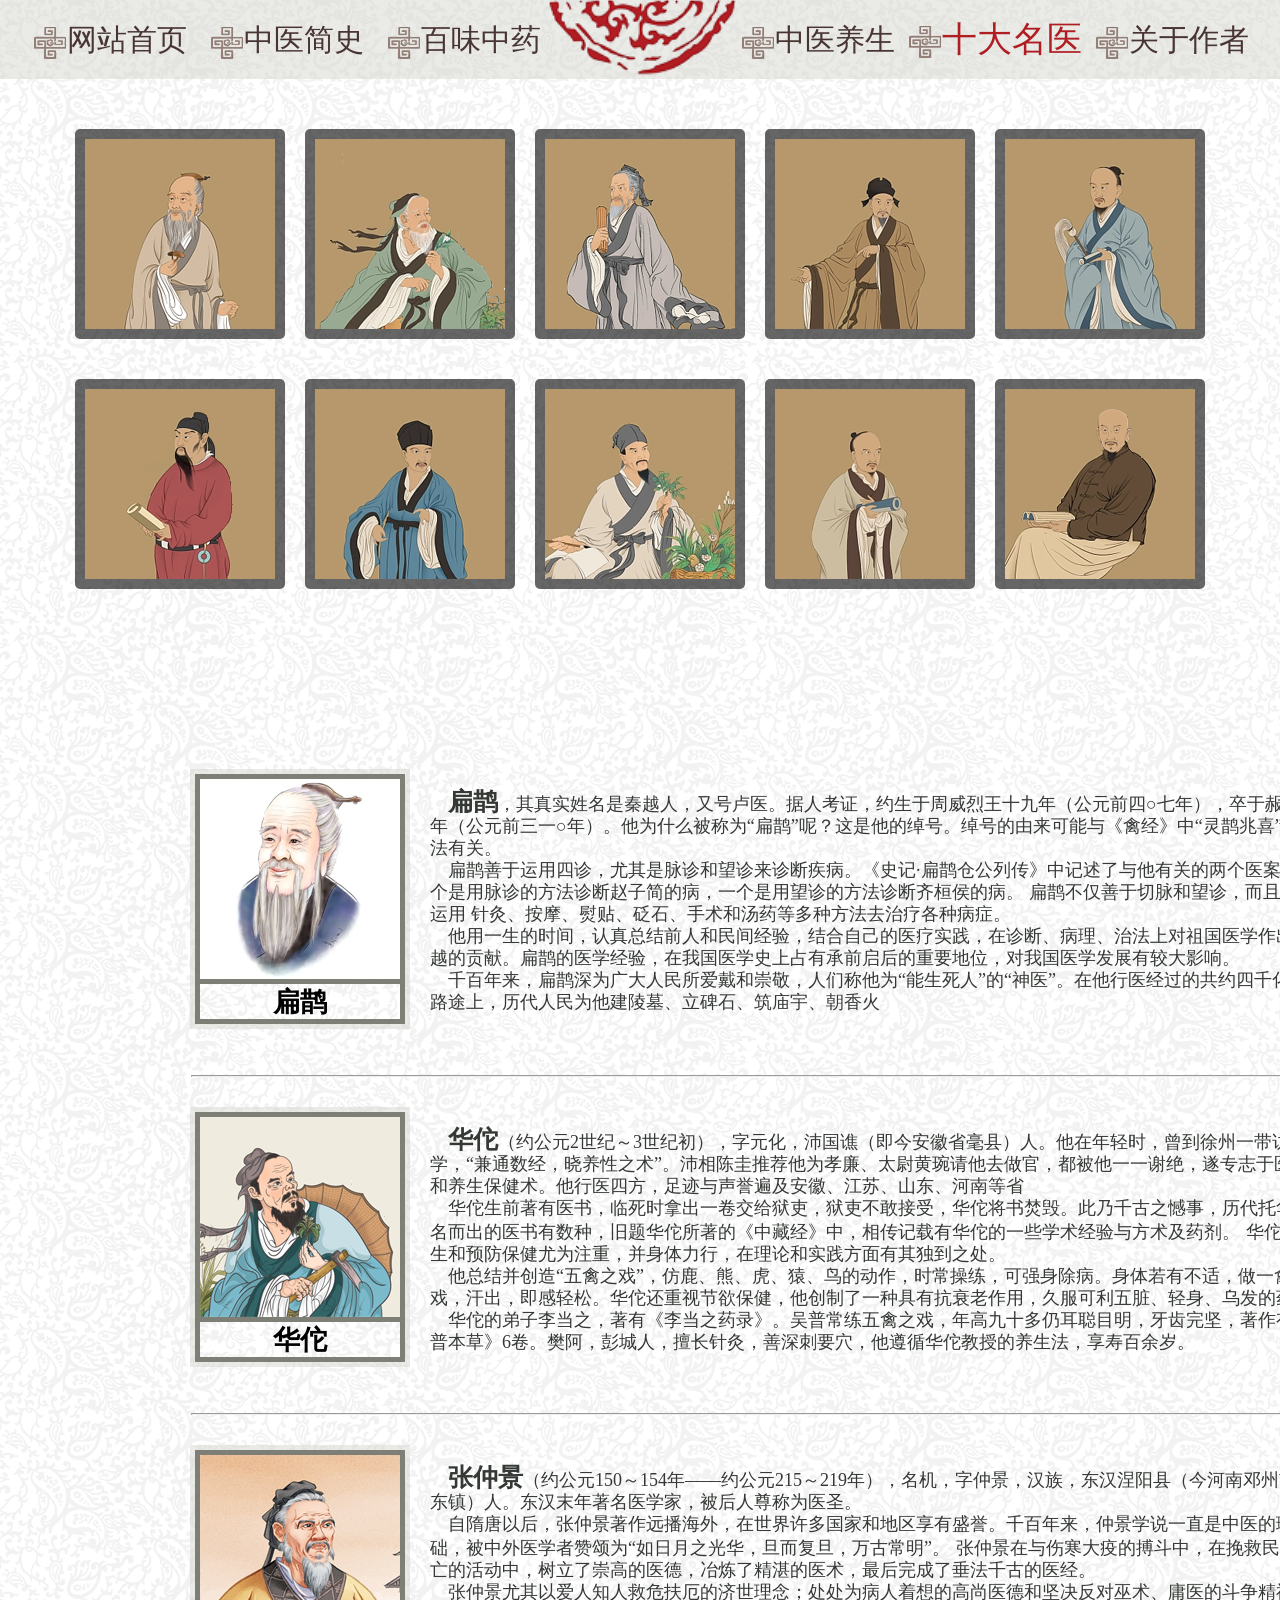
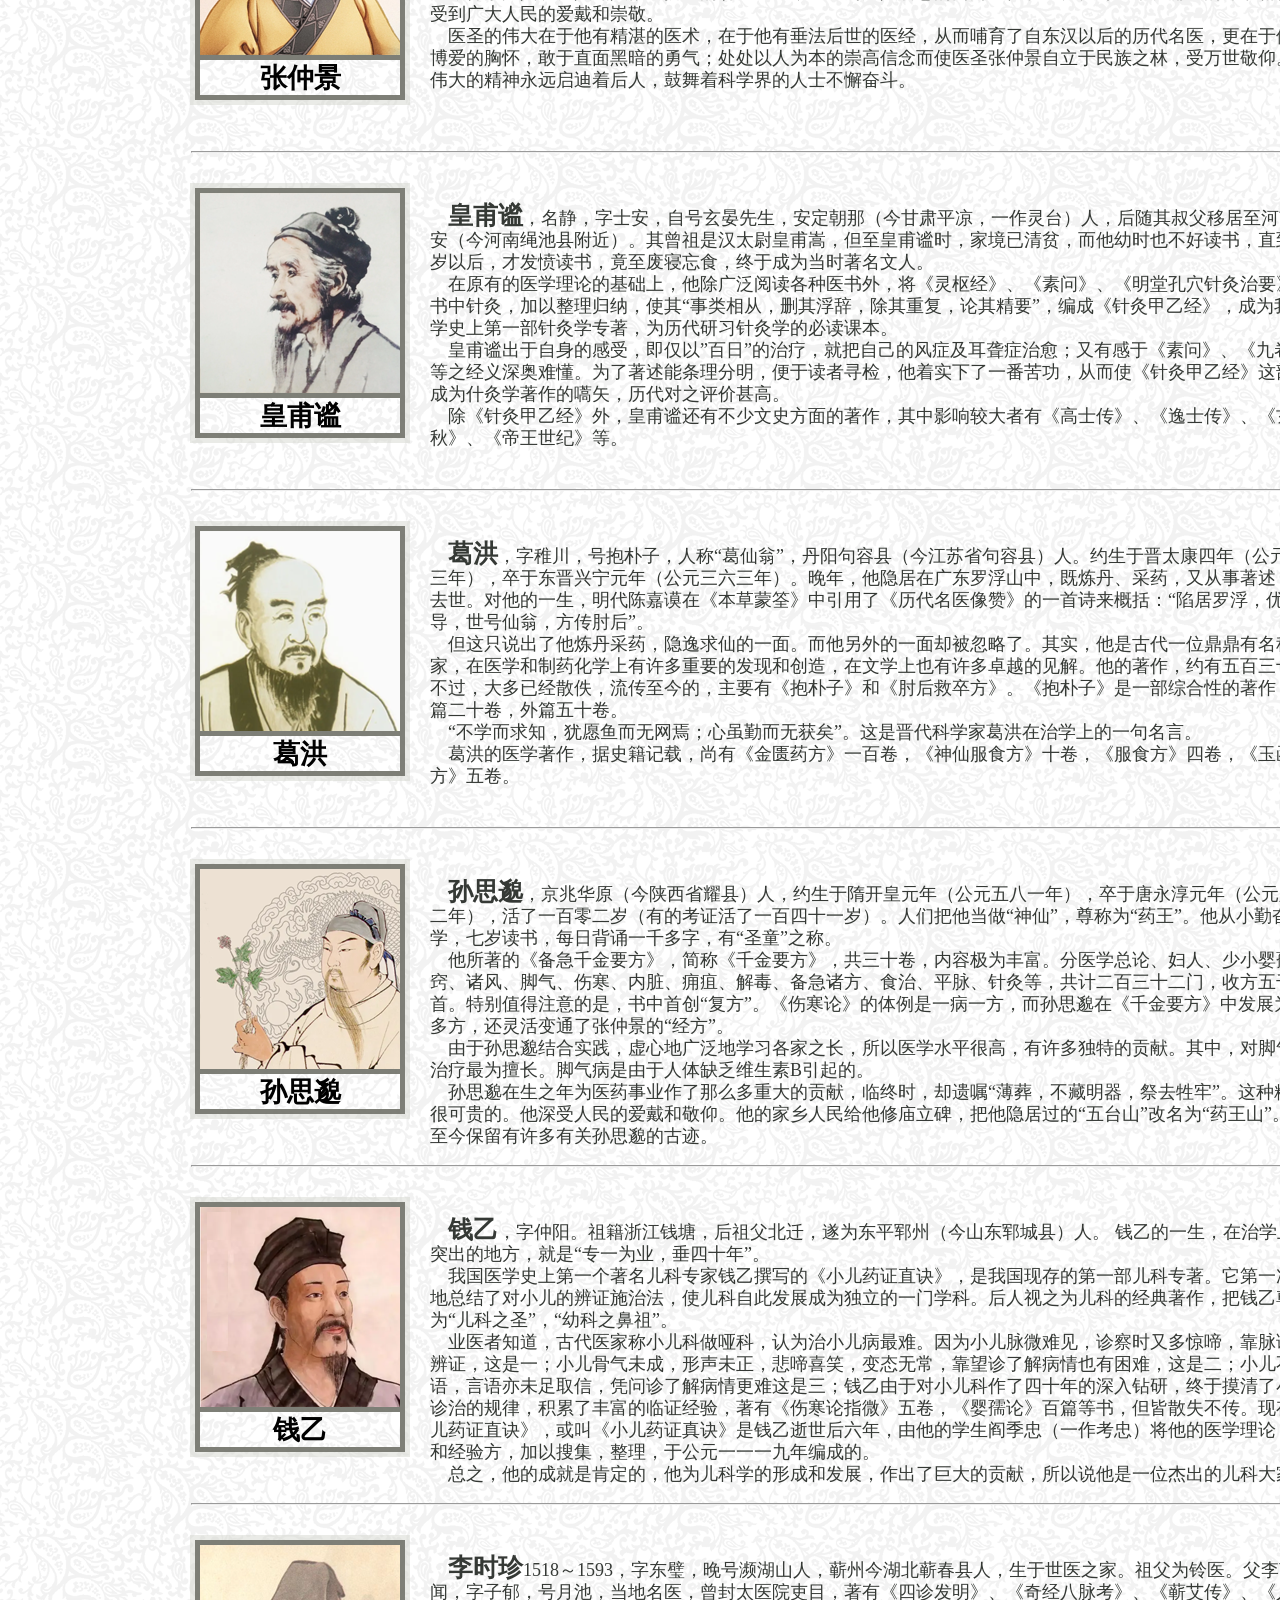
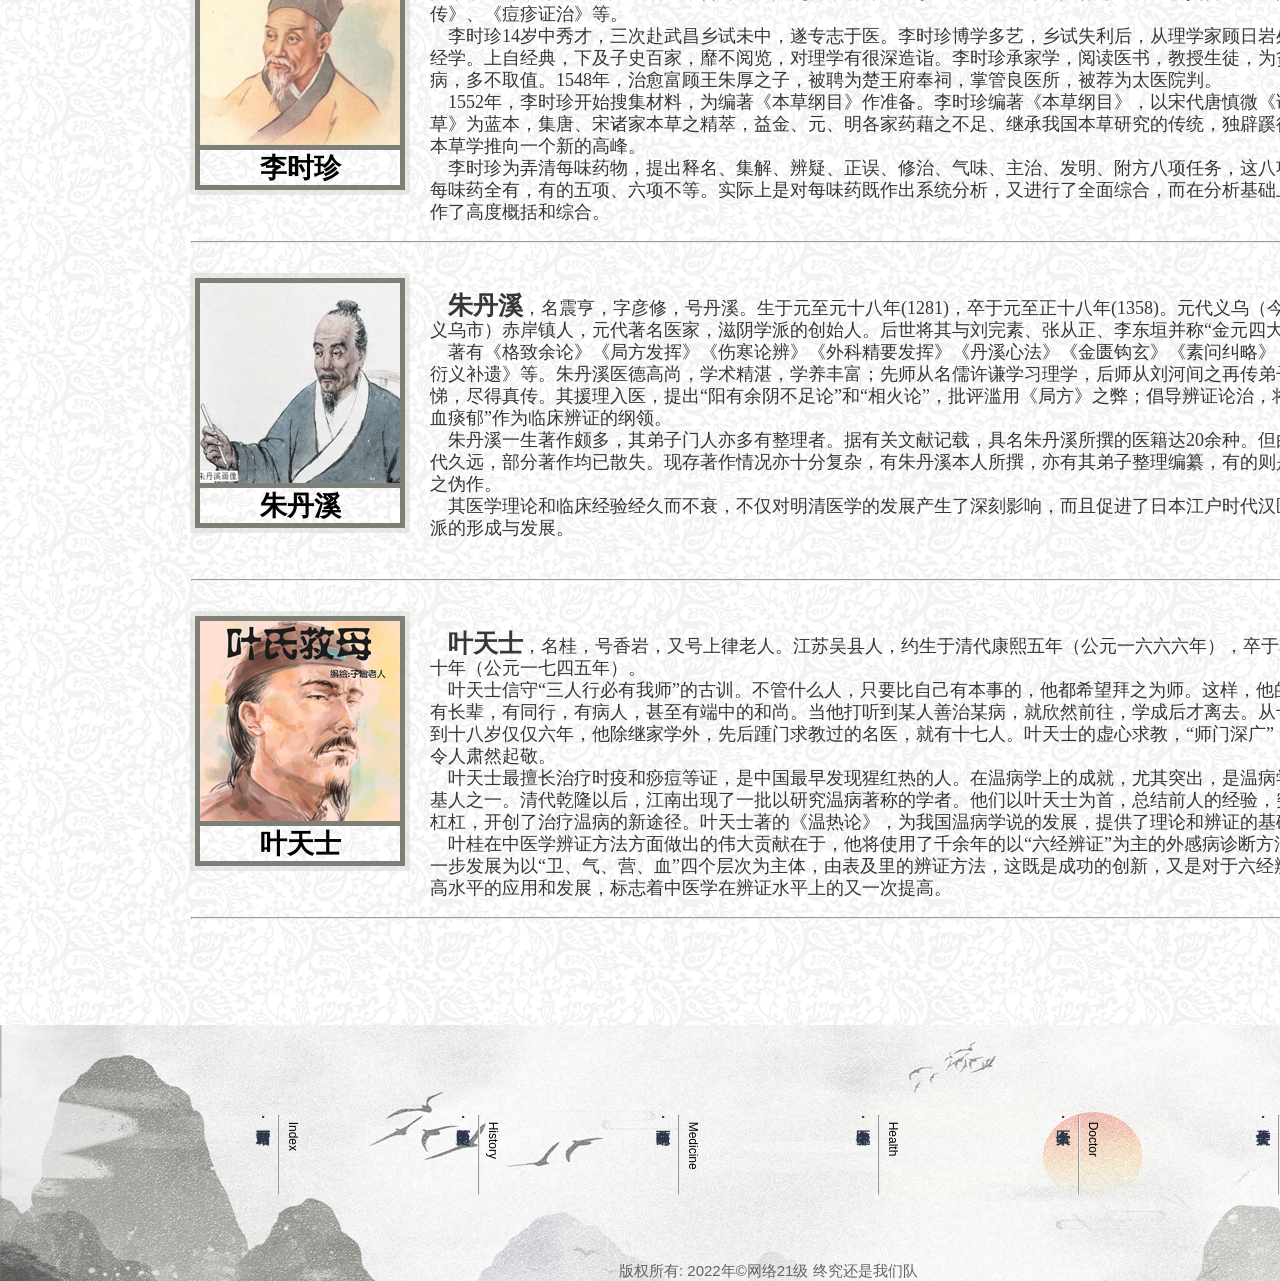
<file: page3.html>
<!DOCTYPE html>
<html lang="en">
<head>
    <meta charset="UTF-8">
    <title>十大名医</title>
    <link rel="stylesheet" href="CSS/common.css">
    <link rel="stylesheet" href="CSS/page3.css">
    <link rel="icon" href="医.ico">
</head>
<body>
<header class="header ww">
    <div class="menu">
        <ul>
            <li>
                <a href="page1.html"><img src="images/tuten.png" alt="">网站首页</a>
            </li>
            <li>
                <a href="page2.html"><img src="images/tuten.png" alt="">中医简史</a>
            </li>
            <li>
                <a href="page5.html"><img src="images/tuten.png" alt="">百味中药</a>
            </li>
            <li>
                <a href="index.html"><img src="images/zhongyiwenhua.png" alt="" id="heart"></a>
            </li>
            <li>
                <a href="page4.html"><img src="images/tuten.png" alt="">中医养生</a>
            </li>
            <li id="this-li">
                <a href="page3.html"><img src="images/tuten.png" alt="">十大名医</a>
            </li>
            <li>
                <a href="page6.html"><img src="images/tuten.png" alt="">关于作者</a>
            </li>
        </ul>
    </div>
</header>
<section class='wrap w'>
    <div>
        <img src="images/page3/bianque.png" alt="">
        <div class='info'>
            <p class='name'>扁鹊</p>
            <p class='desc'>中医医祖</p>
            <a href="#int1">查看更多</a>
        </div>
    </div>
    <div>
        <img src="images/page3/huatuo.png" alt="">
        <div class='info'>
            <p class='name'>华佗</p>
            <p class='desc'>外科鼻祖</p>
            <a href="#int2">查看更多</a>
        </div>
    </div>
    <div>
        <img src="images/page3/zhangzhongjing.png" alt="">
        <div class='info'>
            <p class='name'>张仲景</p>
            <p class='desc'>中医医圣</p>
            <a href="#int3">查看更多</a>
        </div>
    </div>
    <div>
        <img src="images/page3/huangfuyi.png" alt="">
        <div class='info'>
            <p class='name'>皇甫谧</p>
            <p class='desc'>针灸鼻祖</p>
            <a href="#int4">查看更多</a>
        </div>
    </div>
    <div>
        <img src="images/page3/gehong.png" alt="">
        <div class='info'>
            <p class='name'>葛洪</p>
            <p class='desc'>急症先驱</p>
            <a href="#int5">查看更多</a>
        </div>
    </div>
    <div>
        <img src="images/page3/sunsimiao.png" alt="">
        <div class='info'>
            <p class='name'>孙思邈</p>
            <p class='desc'>中医药王</p>
            <a href="#int6">查看更多</a>
        </div>
    </div>
    <div>
        <img src="images/page3/qianyi.png" alt="">
        <div class='info'>
            <p class='name'>钱乙</p>
            <p class='desc'>儿科之圣</p>
            <a href="#int7">查看更多</a>
        </div>
    </div>
    <div>
        <img src="images/page3/lishizheng.png" alt="">
        <div class='info'>
            <p class='name'>李时珍</p>
            <p class='desc'>东方达尔文</p>
            <a href="#int8">查看更多</a>
        </div>
    </div>
    <div>
        <img src="images/page3/zhudanxi.png" alt="">
        <div class='info'>
            <p class='name'>朱丹溪</p>
            <p class='desc'>滋阴派创始人</p>
            <a href="#int9">查看更多</a>
        </div>
    </div>
    <div>
        <img src="images/page3/yetianshi.png" alt="">
        <div class='info'>
            <p class='name'>叶天士</p>
            <p class='desc'>温病学派奠基者</p>
            <a href="#int10">查看更多</a>
        </div>
    </div>

</section>
<nav class="fill w"></nav>
<nav class="introduce w">

    <div class="introduce1" id="int1">
        <div class="introduce1_img">
            <img src="images/page3/1.png" alt="">
            <h2>扁鹊</h2>
        </div>
        <div class="introduce1_content">
            <p class="introduce-p">
                &nbsp;&nbsp;&nbsp;&nbsp;<strong>扁鹊</strong>，其真实姓名是秦越人，又号卢医。据人考证，约生于周威烈王十九年（公元前四○七年），卒于赧王五年（公元前三一○年）。他为什么被称为“扁鹊”呢？这是他的绰号。绰号的由来可能与《禽经》中“灵鹊兆喜”的说法有关。
            </p>
            <p class="introduce-p">
                &nbsp;&nbsp;&nbsp;&nbsp;扁鹊善于运用四诊，尤其是脉诊和望诊来诊断疾病。《史记·扁鹊仓公列传》中记述了与他有关的两个医案：一个是用脉诊的方法诊断赵子简的病，一个是用望诊的方法诊断齐桓侯的病。
                扁鹊不仅善于切脉和望诊，而且善于运用 针灸、按摩、熨贴、砭石、手术和汤药等多种方法去治疗各种病症。
            </p>
            <p class="introduce-p">
                &nbsp;&nbsp;&nbsp;&nbsp;他用一生的时间，认真总结前人和民间经验，结合自己的医疗实践，在诊断、病理、治法上对祖国医学作出了卓越的贡献。扁鹊的医学经验，在我国医学史上占有承前启后的重要地位，对我国医学发展有较大影响。
            </p>
            <p class="introduce-p">
                &nbsp;&nbsp;&nbsp;&nbsp;千百年来，扁鹊深为广大人民所爱戴和崇敬，人们称他为“能生死人”的“神医”。在他行医经过的共约四千化里的路途上，历代人民为他建陵墓、立碑石、筑庙宇、朝香火
            </p>
        </div>
    </div>
    <hr/>
    <div class="introduce2" id="int2">
        <div class="introduce2_img">
            <img src="images/page3/2.png" alt="">
            <h2>华佗</h2>
        </div>
        <div class="introduce2_content">
            <p class="introduce-p">
                &nbsp;&nbsp;&nbsp;&nbsp;<strong>华佗</strong>（约公元2世纪～3世纪初），字元化，沛国谯（即今安徽省毫县）人。他在年轻时，曾到徐州一带访师求学，“兼通数经，晓养性之术”。沛相陈圭推荐他为孝廉、太尉黄琬请他去做官，都被他一一谢绝，遂专志于医药学和养生保健术。他行医四方，足迹与声誉遍及安徽、江苏、山东、河南等省
            </p>
            <p class="introduce-p">
                &nbsp;&nbsp;&nbsp;&nbsp;华佗生前著有医书，临死时拿出一卷交给狱吏，狱吏不敢接受，华佗将书焚毁。此乃千古之憾事，历代托华佗之名而出的医书有数种，旧题华佗所著的《中藏经》中，相传记载有华佗的一些学术经验与方术及药剂。<strong>

            </strong>
                华佗对养生和预防保健尤为注重，并身体力行，在理论和实践方面有其独到之处。</p>
            <p class="introduce-p">
                &nbsp;&nbsp;&nbsp;&nbsp;他总结并创造“五禽之戏”，仿鹿、熊、虎、猿、鸟的动作，时常操练，可强身除病。身体若有不适，做一禽之戏，汗出，即感轻松。华佗还重视节欲保健，他创制了一种具有抗衰老作用，久服可利五脏、轻身、乌发的药物。</p>
            <p class="introduce-p">
                &nbsp;&nbsp;&nbsp;&nbsp;华佗的弟子李当之，著有《李当之药录》。吴普常练五禽之戏，年高九十多仍耳聪目明，牙齿完坚，著作有《吴普本草》6卷。樊阿，彭城人，擅长针灸，善深刺要穴，他遵循华佗教授的养生法，享寿百余岁。
            </p>
        </div>
    </div>
    <hr/>
    <div class="introduce3" id="int3">
        <div class="introduce3_img">
            <img src="images/page3/3.png" alt="">
            <h2>张仲景</h2>
        </div>
        <div class="introduce3_content">
            <p class="introduce-p">
                &nbsp;&nbsp;&nbsp;&nbsp;<strong>张仲景</strong>（约公元150～154年——约公元215～219年），名机，字仲景，汉族，东汉涅阳县（今河南邓州市穰东镇）人。东汉末年著名医学家，被后人尊称为医圣。
            </p>
            <p class="introduce-p">
                &nbsp;&nbsp;&nbsp;&nbsp;自隋唐以后，张仲景著作远播海外，在世界许多国家和地区享有盛誉。千百年来，仲景学说一直是中医的理论基础，被中外医学者赞颂为“如日月之光华，旦而复旦，万古常明”。<strong>

            </strong>
                张仲景在与伤寒大疫的搏斗中，在挽救民众危亡的活动中，树立了崇高的医德，冶炼了精湛的医术，最后完成了垂法千古的医经。</p>
            <p class="introduce-p">
                &nbsp;&nbsp;&nbsp;&nbsp;张仲景尤其以爱人知人救危扶厄的济世理念；处处为病人着想的高尚医德和坚决反对巫术、庸医的斗争精神，而受到广大人民的爱戴和崇敬。</p>
            <p class="introduce-p">
                &nbsp;&nbsp;&nbsp;&nbsp;医圣的伟大在于他有精湛的医术，在于他有垂法后世的医经，从而哺育了自东汉以后的历代名医，更在于他有着博爱的胸怀，敢于直面黑暗的勇气；处处以人为本的崇高信念而使医圣张仲景自立于民族之林，受万世敬仰。这种伟大的精神永远启迪着后人，鼓舞着科学界的人士不懈奋斗。</p>
        </div>
    </div>
    <hr/>
    <div class="introduce4" id="int4">
        <div class="introduce4_img">
            <img src="images/page3/4.png" alt="">
            <h2>皇甫谧</h2>
        </div>
        <div class="introduce4_content">
            <p class="introduce-p">
                &nbsp;&nbsp;&nbsp;&nbsp;<strong>皇甫谧</strong>，名静，字士安，自号玄晏先生，安定朝那（今甘肃平凉，一作灵台）人，后随其叔父移居至河南新安（今河南绳池县附近）。其曾祖是汉太尉皇甫嵩，但至皇甫谧时，家境已清贫，而他幼时也不好读书，直到二十岁以后，才发愤读书，竟至废寝忘食，终于成为当时著名文人。
            </p>
            <p class="introduce-p">
                &nbsp;&nbsp;&nbsp;&nbsp;在原有的医学理论的基础上，他除广泛阅读各种医书外，将《灵枢经》、《素问》、《明堂孔穴针灸治要》三部书中针灸，加以整理归纳，使其“事类相从，删其浮辞，除其重复，论其精要”，编成《针灸甲乙经》，成为我国医学史上第一部针灸学专著，为历代研习针灸学的必读课本。</p>
            <p class="introduce-p">
                &nbsp;&nbsp;&nbsp;&nbsp;皇甫谧出于自身的感受，即仅以”百日”的治疗，就把自己的风症及耳聋症治愈；又有感于《素问》、《九卷》等等之经义深奥难懂。为了著述能条理分明，便于读者寻检，他着实下了一番苦功，从而使《针灸甲乙经》这部专著成为什灸学著作的嚆矢，历代对之评价甚高。</p>
            <p class="introduce-p">
                &nbsp;&nbsp;&nbsp;&nbsp;除《针灸甲乙经》外，皇甫谧还有不少文史方面的著作，其中影响较大者有《高士传》、《逸士传》、《玄晏春秋》、《帝王世纪》等。</p>
        </div>
    </div>
    <hr/>
    <div class="introduce5" id="int5">
        <div class="introduce5_img">
            <img src="images/page3/5.png" alt="">
            <h2>葛洪</h2>
        </div>
        <div class="introduce5_content">
            <p class="introduce-p">
                &nbsp;&nbsp;&nbsp;&nbsp;<strong>葛洪</strong>，字稚川，号抱朴子，人称“葛仙翁”，丹阳句容县（今江苏省句容县）人。约生于晋太康四年（公元二八三年），卒于东晋兴宁元年（公元三六三年）。晚年，他隐居在广东罗浮山中，既炼丹、采药，又从事著述，直至去世。对他的一生，明代陈嘉谟在《本草蒙筌》中引用了《历代名医像赞》的一首诗来概括：“陷居罗浮，优游养导，世号仙翁，方传肘后”。
            </p>
            <p class="introduce-p">
                &nbsp;&nbsp;&nbsp;&nbsp;但这只说出了他炼丹采药，隐逸求仙的一面。而他另外的一面却被忽略了。其实，他是古代一位鼎鼎有名科学家，在医学和制药化学上有许多重要的发现和创造，在文学上也有许多卓越的见解。他的著作，约有五百三十卷。不过，大多已经散佚，流传至今的，主要有《抱朴子》和《肘后救卒方》。《抱朴子》是一部综合性的著作，分内篇二十卷，外篇五十卷。</p>
            <p class="introduce-p">
                &nbsp;&nbsp;&nbsp;&nbsp;“不学而求知，犹愿鱼而无网焉；心虽勤而无获矣”。这是晋代科学家葛洪在治学上的一句名言。</p>
            <p class="introduce-p">
                &nbsp;&nbsp;&nbsp;&nbsp;葛洪的医学著作，据史籍记载，尚有《金匮药方》一百卷，《神仙服食方》十卷，《服食方》四卷，《玉函煎方》五卷。
            </p>
        </div>
    </div>
    <hr/>
    <div class="introduce6" id="int6">
        <div class="introduce6_img">
            <img src="images/page3/6.png" alt="">
            <h2>孙思邈</h2>
        </div>
        <div class="introduce6_content">
            <p class="introduce-p">
                &nbsp;&nbsp;&nbsp;&nbsp;<strong>孙思邈</strong>，京兆华原（今陕西省耀县）人，约生于隋开皇元年（公元五八一年），卒于唐永淳元年（公元六八二年），活了一百零二岁（有的考证活了一百四十一岁）。人们把他当做“神仙”，尊称为“药王”。他从小勤奋好学，七岁读书，每日背诵一千多字，有“圣童”之称。
            </p>
            <p class="introduce-p">
                &nbsp;&nbsp;&nbsp;&nbsp;他所著的《备急千金要方》，简称《千金要方》，共三十卷，内容极为丰富。分医学总论、妇人、少小婴孺、七窍、诸风、脚气、伤寒、内脏、痈疽、解毒、备急诸方、食治、平脉、针灸等，共计二百三十二门，收方五千三百首。特别值得注意的是，书中首创“复方”。《伤寒论》的体例是一病一方，而孙思邈在《千金要方》中发展为一病多方，还灵活变通了张仲景的“经方”。</p>
            <p class="introduce-p">
                &nbsp;&nbsp;&nbsp;&nbsp;由于孙思邈结合实践，虚心地广泛地学习各家之长，所以医学水平很高，有许多独特的贡献。其中，对脚气病的治疗最为擅长。脚气病是由于人体缺乏维生素B引起的。</p>
            <p class="introduce-p">
                &nbsp;&nbsp;&nbsp;&nbsp;孙思邈在生之年为医药事业作了那么多重大的贡献，临终时，却遗嘱“薄葬，不藏明器，祭去牲牢”。这种精神是很可贵的。他深受人民的爱戴和敬仰。他的家乡人民给他修庙立碑，把他隐居过的“五台山”改名为“药王山”。山上至今保留有许多有关孙思邈的古迹。</p>
        </div>
    </div>
    <hr/>
    <div class="introduce7" id="int7">
        <div class="introduce7_img">
            <img src="images/page3/7.png" alt="">
            <h2>钱乙</h2>
        </div>
        <div class="introduce7_content">
            <p class="introduce-p">
                &nbsp;&nbsp;&nbsp;&nbsp;<strong>钱乙</strong>，字仲阳。祖籍浙江钱塘，后祖父北迁，遂为东平郓州（今山东郓城县）人。
                钱乙的一生，在治学上最突出的地方，就是“专一为业，垂四十年”。 </p>
            <p class="introduce-p">
                &nbsp;&nbsp;&nbsp;&nbsp;我国医学史上第一个著名儿科专家钱乙撰写的《小儿药证直诀》，是我国现存的第一部儿科专著。它第一次系统地总结了对小儿的辨证施治法，使儿科自此发展成为独立的一门学科。后人视之为儿科的经典著作，把钱乙尊称为“儿科之圣”，“幼科之鼻祖”。</p>
            <p class="introduce-p">
                &nbsp;&nbsp;&nbsp;&nbsp;业医者知道，古代医家称小儿科做哑科，认为治小儿病最难。因为小儿脉微难见，诊察时又多惊啼，靠脉诊难以辨证，这是一；小儿骨气未成，形声未正，悲啼喜笑，变态无常，靠望诊了解病情也有困难，这是二；小儿不能言语，言语亦未足取信，凭问诊了解病情更难这是三；钱乙由于对小儿科作了四十年的深入钻研，终于摸清了小儿病诊治的规律，积累了丰富的临证经验，著有《伤寒论指微》五卷，《婴孺论》百篇等书，但皆散失不传。现存《小儿药证直诀》，或叫《小儿药证真诀》是钱乙逝世后六年，由他的学生阎季忠（一作考忠）将他的医学理论，医案和经验方，加以搜集，整理，于公元一一一九年编成的。</p>
            <p class="introduce-p">
                &nbsp;&nbsp;&nbsp;&nbsp;总之，他的成就是肯定的，他为儿科学的形成和发展，作出了巨大的贡献，所以说他是一位杰出的儿科大家。
            </p>
        </div>
    </div>
    <hr/>
    <div class="introduce8" id="int8">
        <div class="introduce8_img">
            <img src="images/page3/8.png" alt="">
            <h2>李时珍</h2>
        </div>
        <div class="introduce8_content">
            <p class="introduce-p">
                &nbsp;&nbsp;&nbsp;&nbsp;<strong>李时珍</strong>1518～1593，字东璧，晚号濒湖山人，蕲州今湖北蕲春县人，生于世医之家。祖父为铃医。父李言闻，字子郁，号月池，当地名医，曾封太医院吏目，著有《四诊发明》、《奇经八脉考》、《蕲艾传》、《人参传》、《痘疹证治》等。
            </p>
            <p class="introduce-p">
                &nbsp;&nbsp;&nbsp;&nbsp;李时珍14岁中秀才，三次赴武昌乡试未中，遂专志于医。李时珍博学多艺，乡试失利后，从理学家顾日岩处学过经学。上自经典，下及子史百家，靡不阅览，对理学有很深造诣。李时珍承家学，阅读医书，教授生徒，为贫民治病，多不取值。1548年，治愈富顾王朱厚之子，被聘为楚王府奉祠，掌管良医所，被荐为太医院判。</p>
            <p class="introduce-p">
                &nbsp;&nbsp;&nbsp;&nbsp;1552年，李时珍开始搜集材料，为编著《本草纲目》作准备。李时珍编著《本草纲目》，以宋代唐慎微《证类本草》为蓝本，集唐、宋诸家本草之精萃，益金、元、明各家药藉之不足、继承我国本草研究的传统，独辟蹊径，把本草学推向一个新的高峰。 </p>
            <p class="introduce-p">
                &nbsp;&nbsp;&nbsp;&nbsp;李时珍为弄清每味药物，提出释名、集解、辨疑、正误、修治、气味、主治、发明、附方八项任务，这八项不是每味药全有，有的五项、六项不等。实际上是对每味药既作出系统分析，又进行了全面综合，而在分析基础上，又作了高度概括和综合。
            </p>
        </div>
    </div>
    <hr/>
    <div class="introduce9" id="int9">
        <div class="introduce9_img">
            <img src="images/page3/9.png" alt="">
            <h2>朱丹溪</h2>
        </div>
        <div class="introduce9_content">
            <p class="introduce-p">
                &nbsp;&nbsp;&nbsp;&nbsp;<strong>朱丹溪</strong>，名震亨，字彦修，号丹溪。生于元至元十八年(1281)，卒于元至正十八年(1358)。元代义乌（今浙江义乌市）赤岸镇人，元代著名医家，滋阴学派的创始人。后世将其与刘完素、张从正、李东垣并称“金元四大家”。
            </p>
            <p class="introduce-p">
                &nbsp;&nbsp;&nbsp;&nbsp;著有《格致余论》《局方发挥》《伤寒论辨》《外科精要发挥》《丹溪心法》《金匮钩玄》《素问纠略》《本草衍义补遗》等。朱丹溪医德高尚，学术精湛，学养丰富；先师从名儒许谦学习理学，后师从刘河间之再传弟子罗知悌，尽得真传。其援理入医，提出“阳有余阴不足论”和“相火论”，批评滥用《局方》之弊；倡导辨证论治，将“气血痰郁”作为临床辨证的纲领。</p>
            <p class="introduce-p">
                &nbsp;&nbsp;&nbsp;&nbsp;朱丹溪一生著作颇多，其弟子门人亦多有整理者。据有关文献记载，具名朱丹溪所撰的医籍达20余种。但由于年代久远，部分著作均已散失。现存著作情况亦十分复杂，有朱丹溪本人所撰，亦有其弟子整理编纂，有的则是托名之伪作。</p>
            <p class="introduce-p">
                &nbsp;&nbsp;&nbsp;&nbsp;其医学理论和临床经验经久而不衰，不仅对明清医学的发展产生了深刻影响，而且促进了日本江户时代汉医后世派的形成与发展。
            </p>
        </div>
    </div>
    <hr/>
    <div class="introduce10" id="int10">
        <div class="introduce10_img">
            <img src="images/page3/10.png" alt="">
            <h2>叶天士</h2>
        </div>
        <div class="introduce10_content">
            <p class="introduce-p">
                &nbsp;&nbsp;&nbsp;&nbsp;<strong>叶天士</strong>，名桂，号香岩，又号上律老人。江苏吴县人，约生于清代康熙五年（公元一六六六年），卒于乾隆十年（公元一七四五年）。</p>
            <p class="introduce-p">
                &nbsp;&nbsp;&nbsp;&nbsp;叶天士信守“三人行必有我师”的古训。不管什么人，只要比自己有本事的，他都希望拜之为师。这样，他的老师有长辈，有同行，有病人，甚至有端中的和尚。当他打听到某人善治某病，就欣然前往，学成后才离去。从十二岁到十八岁仅仅六年，他除继家学外，先后踵门求教过的名医，就有十七人。叶天士的虚心求教，“师门深广”，确实令人肃然起敬。</p>
            <p class="introduce-p">
                &nbsp;&nbsp;&nbsp;&nbsp;叶天士最擅长治疗时疫和痧痘等证，是中国最早发现猩红热的人。在温病学上的成就，尤其突出，是温病学的奠基人之一。清代乾隆以后，江南出现了一批以研究温病著称的学者。他们以叶天士为首，总结前人的经验，突破旧杠杠，开创了治疗温病的新途径。叶天士著的《温热论》，为我国温病学说的发展，提供了理论和辨证的基础。</p>
            <p class="introduce-p">
                &nbsp;&nbsp;&nbsp;&nbsp;叶桂在中医学辨证方法方面做出的伟大贡献在于，他将使用了千余年的以“六经辨证”为主的外感病诊断方法，进一步发展为以“卫、气、营、血”四个层次为主体，由表及里的辨证方法，这既是成功的创新，又是对于六经辨证的高水平的应用和发展，标志着中医学在辨证水平上的又一次提高。
            </p>
        </div>
    </div>
    <hr/>

</nav>
<nav class="fill w"></nav>
<footer class="footer w">
    <img src="images/footer.png" alt="">
    <div class="footer-ul">
        <ul>
            <li>
                <div class="footer-li">
                    <p>&nbsp Index<br></p>
                    <hr>
                    <a href="page1.html"><h3>·网站首页</h3></a>
                </div>
            </li>
            <li>
                <div class="footer-li">
                    <p>&nbsp History<br></p>
                    <hr>
                    <a href="page2.html"><h3>·中医简史</h3></a>
                </div>
            </li>
            <li>
                <div class="footer-li">
                    <p>&nbsp Medicine<br></p>
                    <hr>
                    <a href="page5.html"><h3>·百味中药</h3></a>
                </div>
            </li>
            <li>
                <div class="footer-li">
                    <p>&nbsp Health<br></p>
                    <hr>
                    <a href="page4.html"><h3>·中医养生</h3></a>
                </div>
            </li>
            <li>
                <div class="footer-li">
                    <p>&nbsp Doctor<br></p>
                    <hr>
                    <a href="page3.html"><h3>·十大名医</h3></a>
                </div>
            </li>
            <li>
                <div class="footer-li">
                    <p>&nbsp Author<br></p>
                    <hr>
                    <a href="page6.html"><h3>·关于作者</h3></a>
                </div>
            </li>
        </ul>
    </div>
    <span>版权所有:&nbsp2022年&copy网络21级 终究还是我们队</span>
</footer>
</body>
</html>
</file>
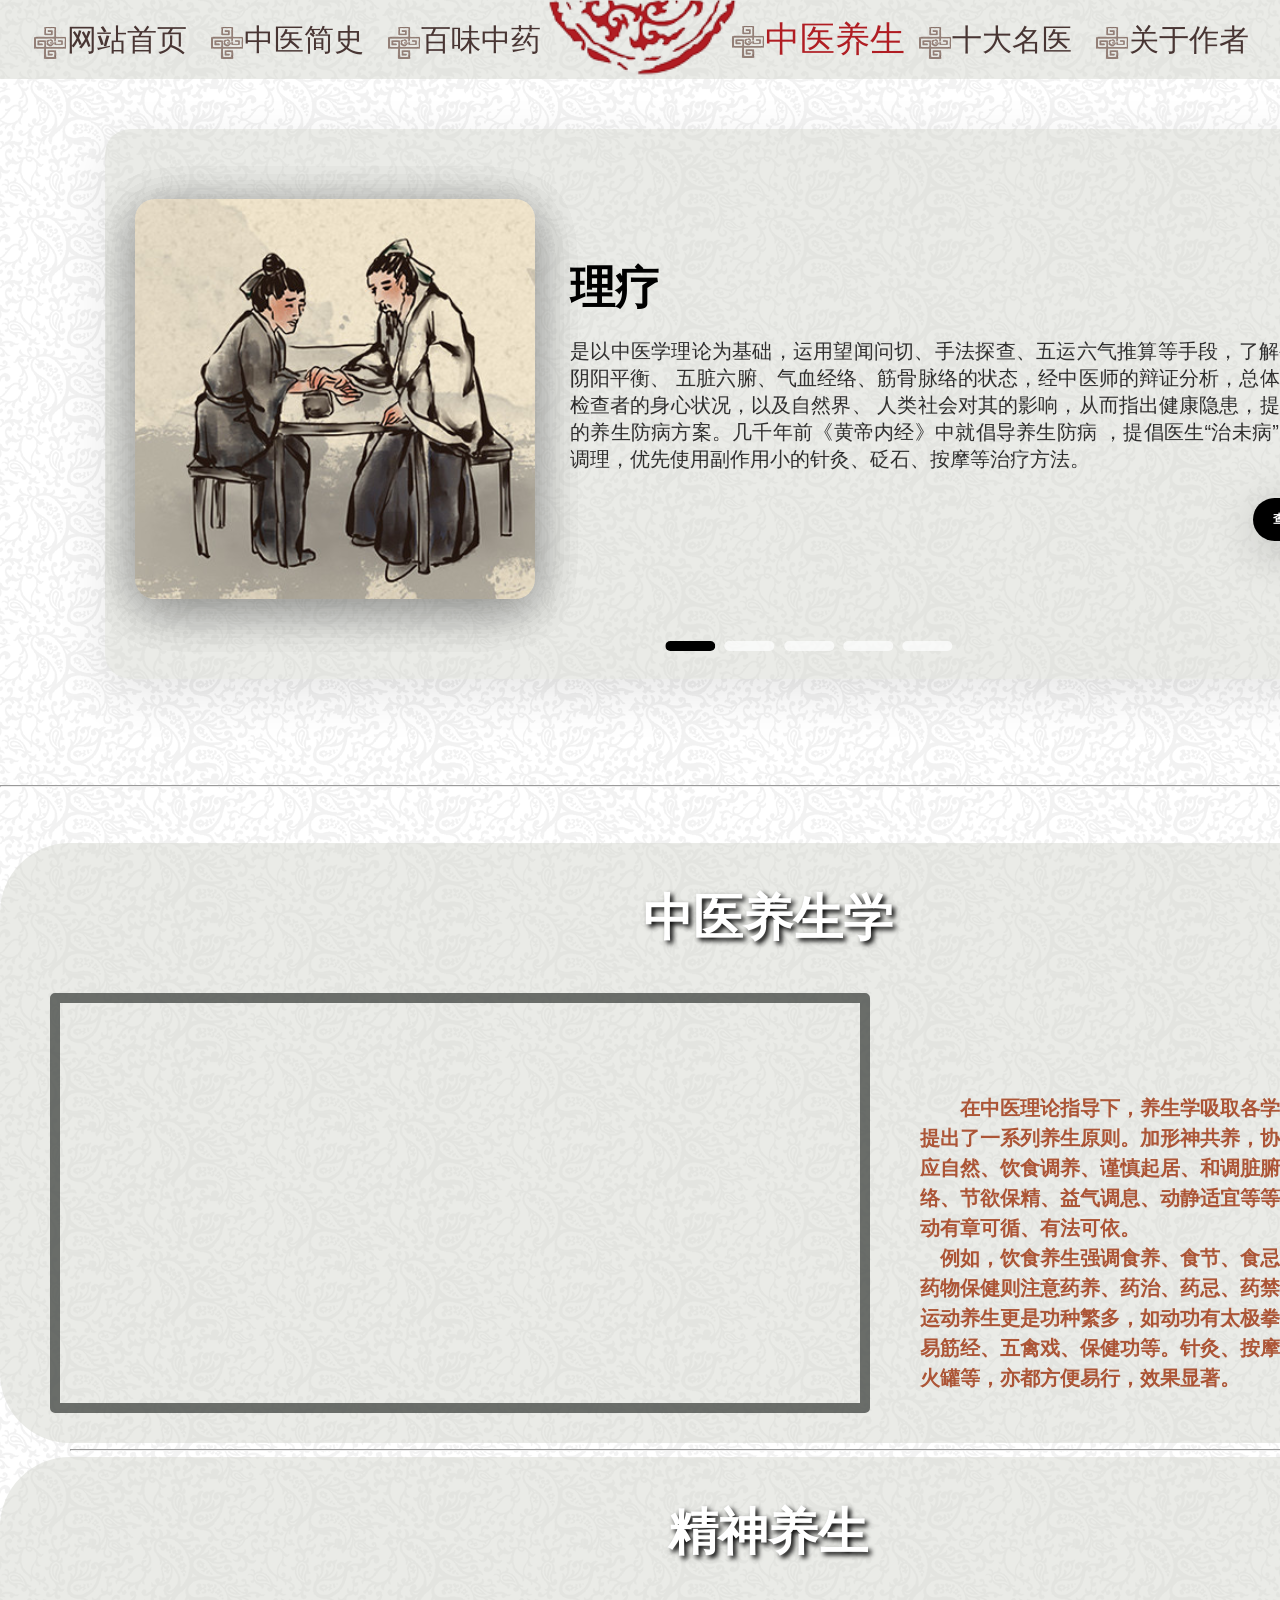
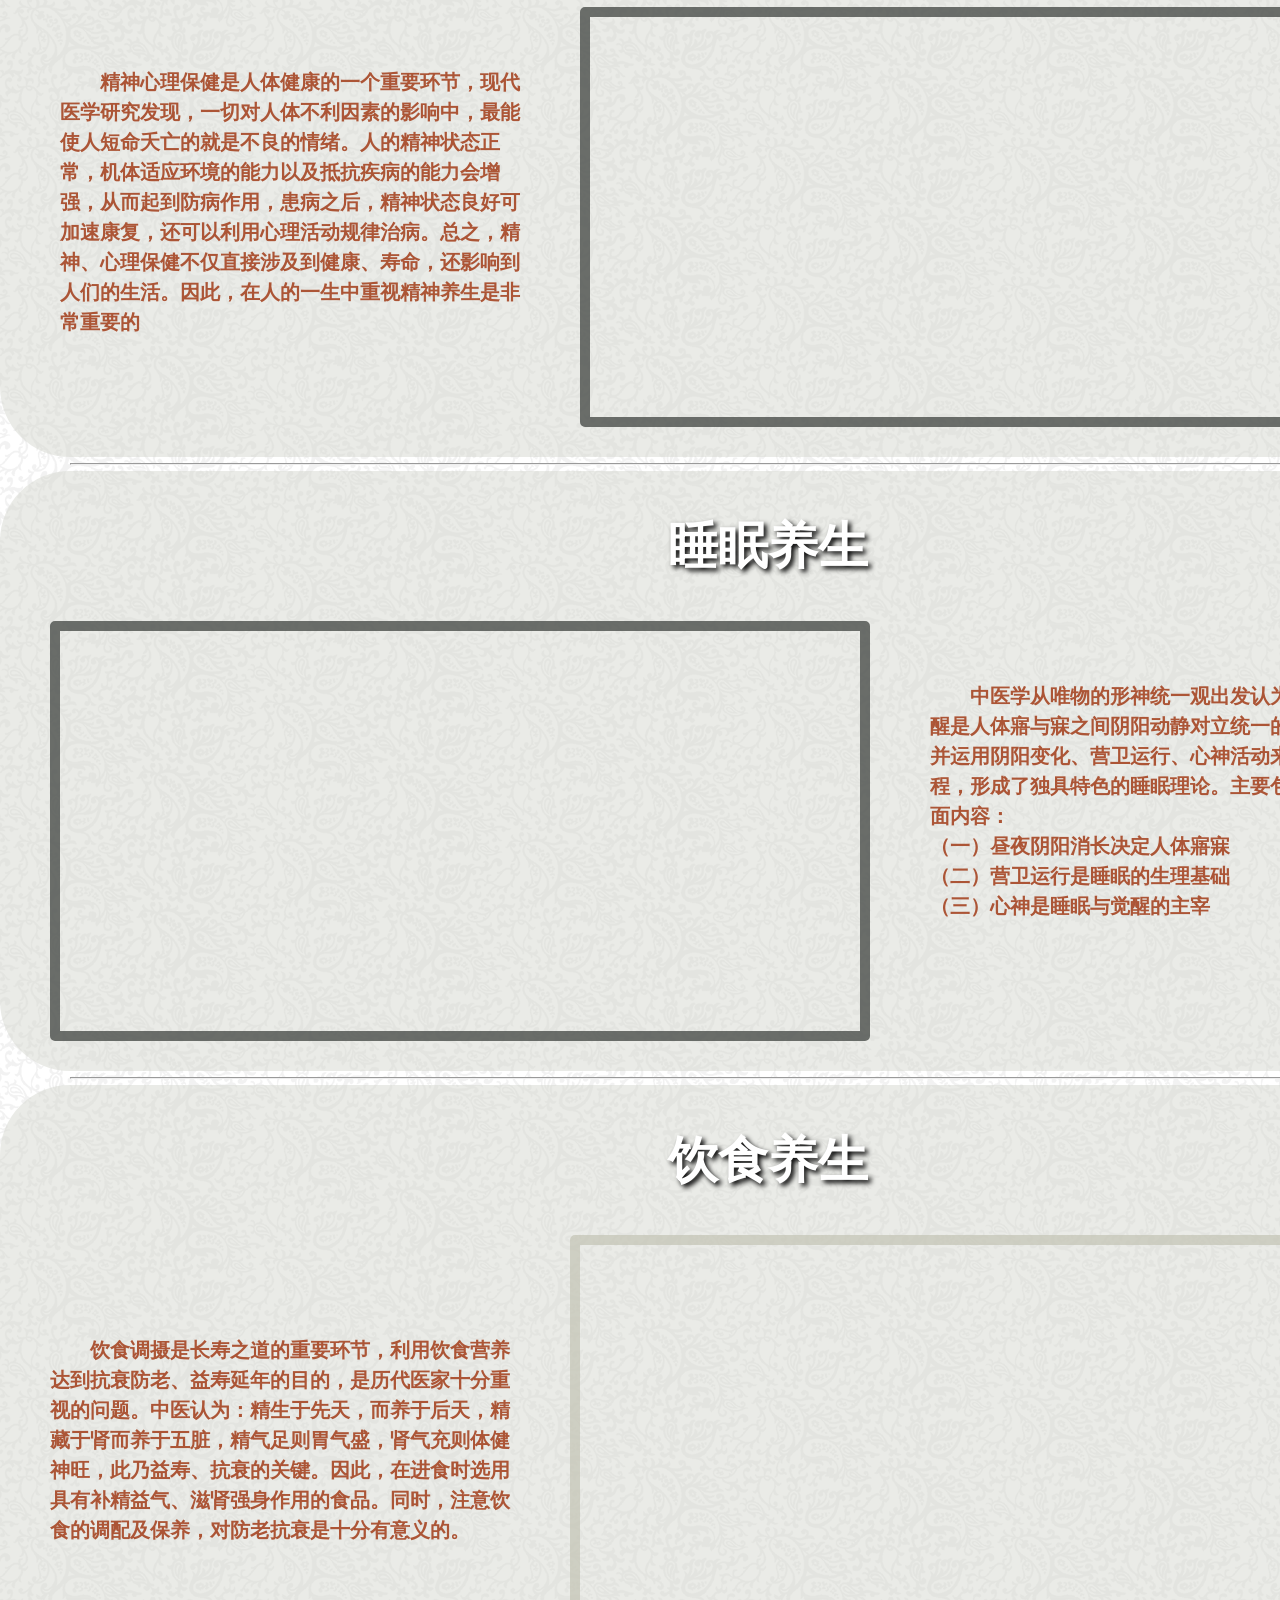
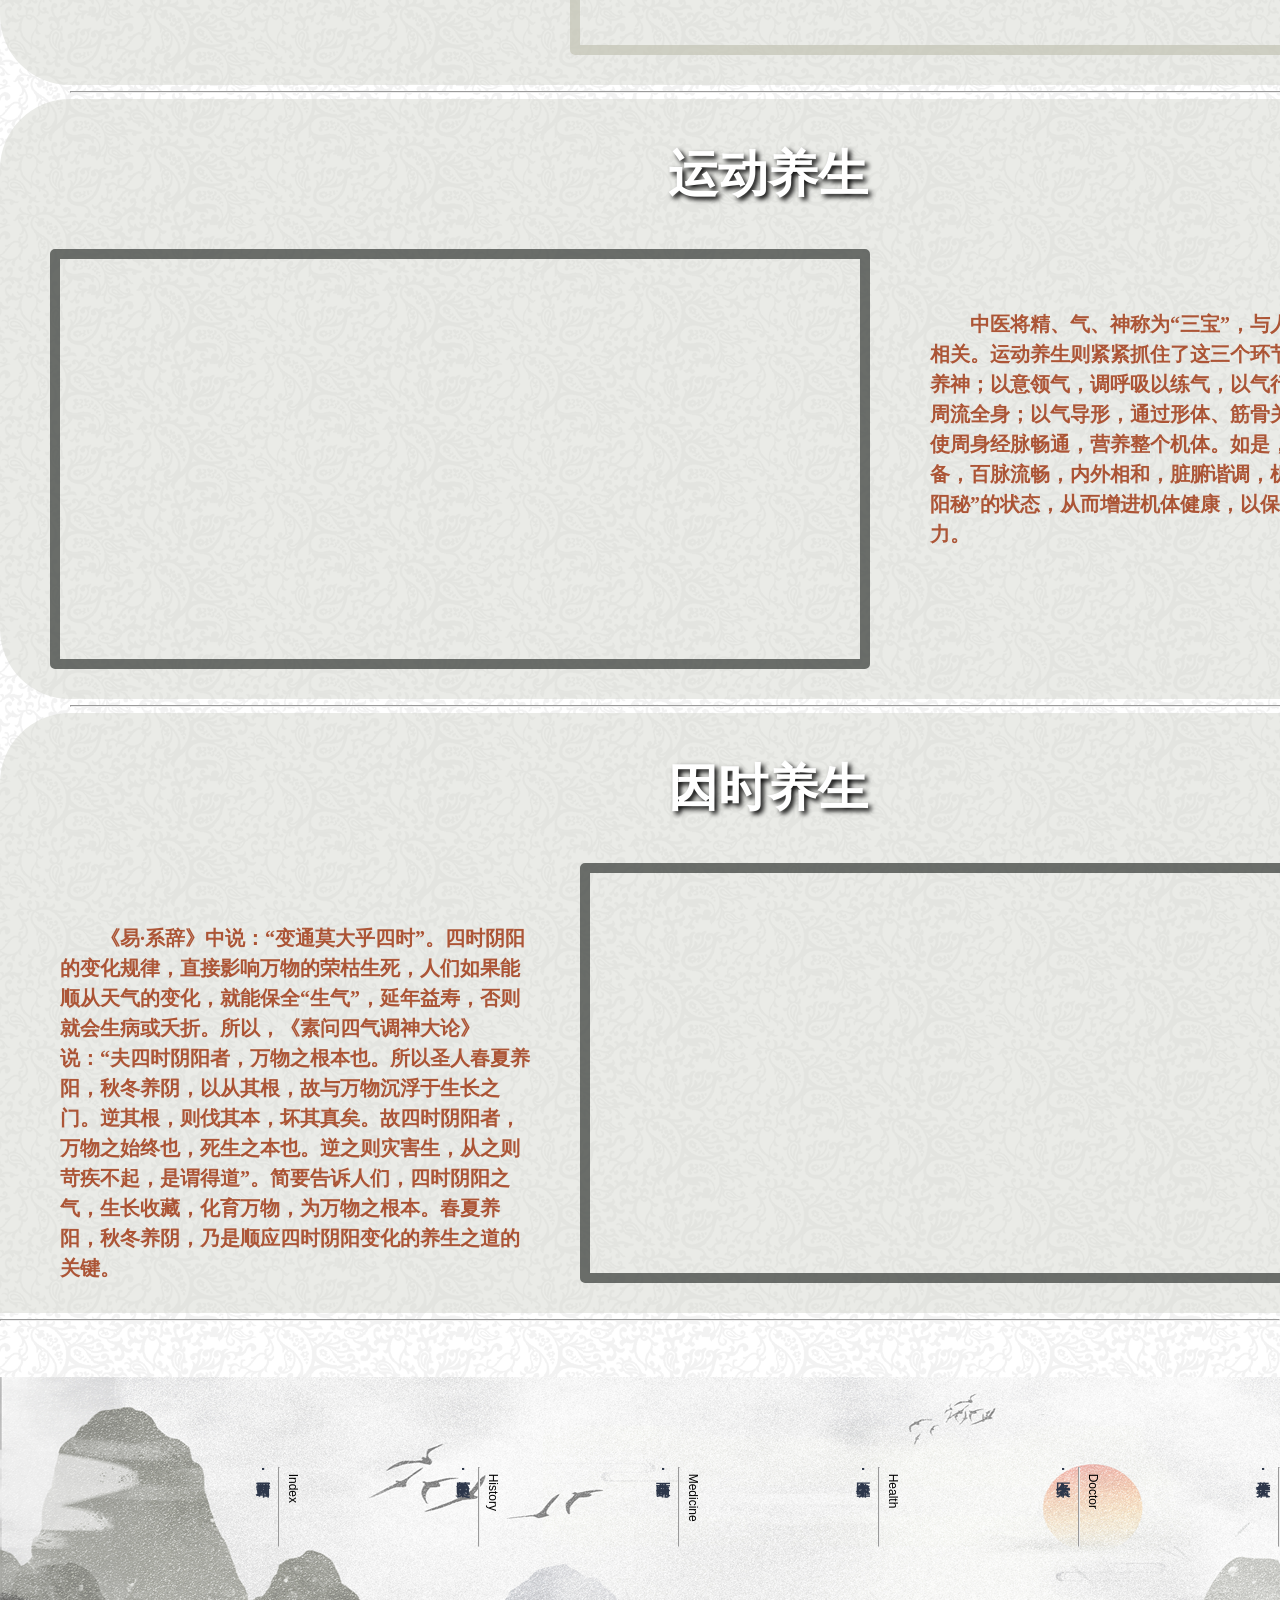
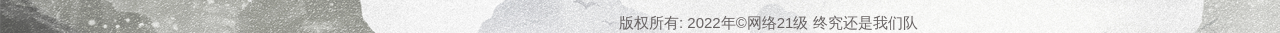
<file: page4.html>
<!DOCTYPE html>
<html lang="en">
<head>
    <meta charset="UTF-8">
    <title>中医养生</title>
    <link rel="stylesheet" href="CSS/common.css">
    <link rel="stylesheet" href="CSS/page4.css">
    <link rel="icon" href="医.ico">
</head>
<body>
<header class="header ww">
    <div class="menu">
        <ul>
            <li>
                <a href="page1.html"><img src="images/tuten.png" alt="">网站首页</a>
            </li>
            <li>
                <a href="page2.html"><img src="images/tuten.png" alt="">中医简史</a>
            </li>
            <li>
                <a href="page5.html"><img src="images/tuten.png" alt="">百味中药</a>
            </li>
            <li>
                <a href="index.html"><img src="images/zhongyiwenhua.png" alt="" id="heart"></a>
            </li>
            <li id="this-li">
                <a href="page4.html"><img src="images/tuten.png" alt="">中医养生</a>
            </li>
            <li>
                <a href="page3.html"><img src="images/tuten.png" alt="">十大名医</a>
            </li>
            <li>
                <a href="page6.html"><img src="images/tuten.png" alt="">关于作者</a>
            </li>
        </ul>
    </div>
</header>
<nav class="celebrity w">
    <div class="container">
        <input type="radio" name="select" id="slide_1" checked hidden>
        <input type="radio" name="select" id="slide_2" hidden>
        <input type="radio" name="select" id="slide_3" hidden>
        <input type="radio" name="select" id="slide_4" hidden>
        <input type="radio" name="select" id="slide_5" hidden>

        <div class="slider">
            <label for="slide_1" class="slide slider-1"></label>
            <label for="slide_2" class="slide slider-2"></label>
            <label for="slide_3" class="slide slider-3"></label>
            <label for="slide_4" class="slide slider-4"></label>
            <label for="slide_5" class="slide slider-5"></label>
        </div>

        <div class="card card-1">
            <div class="img">
                <img src="images/page4/liniao.png" alt="">
            </div>
            <div class="content">
                <div class="title">理疗</div>
                <div class="text">
                    是以中医学理论为基础，运用望闻问切、手法探查、五运六气推算等手段，了解被检查者阴阳平衡、
                    五脏六腑、气血经络、筋骨脉络的状态，经中医师的辩证分析，总体上把握被检查者的身心状况，以及自然界、
                    人类社会对其的影响，从而指出健康隐患，提出针对性的养生防病方案。几千年前《黄帝内经》中就倡导养生防病
                    ，提倡医生“治未病”。有病先调理，优先使用副作用小的针灸、砭石、按摩等治疗方法。
                </div>
                <a href="page404.html">查看详情</a>
            </div>
        </div>

        <div class="card card-2">
            <div class="img">
                <img src="images/page4/baguan.png" alt="">
            </div>
            <div class="content">
                <div class="title">拔罐</div>
                <div class="text">
                    是以罐为工具，利用燃火、抽气等方法产生负压，使之吸附于体表，造成局部瘀血，以达到通经活络、行气活血、消肿止痛、祛风散寒等作用的疗法。
                    拔罐疗法在中国有着悠久的历史，早在成书于西汉时期的帛书《五十二病方》中就有关于“角法”的记载、角法就类似于后世的火罐疗法。而国外古希腊、古罗马时代也曾经盛行拔罐疗法。
                </div>
                <a href="page404.html">查看详情</a>
            </div>
        </div>

        <div class="card card-3">
            <div class="img">
                <img src="images/page4/tuina.png" alt="">
            </div>
            <div class="content">
                <div class="title">推拿</div>
                <div class="text">
                    古代称推拿为按摩、按乔，是中国起源很早的一种治病防病的养生术。
                    在还没有中药汤剂给人治病的时候，就已有用推拿的方法给人治病。
                    推拿技术发展到今天已有五千多年的历史。在隋唐时期，甚至出现了按摩博士。
                </div>
                <a href="page404.html">查看详情</a>
            </div>
        </div>

        <div class="card card-4">
            <div class="img">
                <img src="images/page4/zhengjiu.png" alt="">
            </div>
            <div class="content">
                <div class="title">针灸</div>
                <div class="text">
                    针灸具有悠久的历史。古书上曾多次提到针刺的原始工具是石针，称为砭石。这种砭石大约出现于距今8000至4000年前的新石器时代，相当于氏族公社制度的后期。
                    针灸是一种中国特有的治疗疾病的手段。针灸由“针”和“灸”构成，是针法和灸法的合称。
                    针法是把毫针按一定穴位刺入患者体内，运用捻转与提插等针刺手法来治疗疾病。
                    灸法是把燃烧着的艾绒按一定穴位熏灼皮肤，利用热的刺激来治疗疾病。
                </div>
                <a href="page404.html">查看详情</a>
            </div>
        </div>

        <div class="card card-5">
            <div class="img">
                <img src="images/page4/guasha.png" alt="">
            </div>
            <div class="content">
                <div class="title">刮痧</div>
                <div class="text">
                    内经有相关记载，沿海地区食多咸故皮肤厚实，又多风沙闭塞肌肤，治病多以针石。这里的石就包括砭石刮痧。痧者沙也，意为皮肤表面多细小如沙的东西闭塞毛孔，故以砭石刮之，使皮肤汗液得以排除，就如表症，汗解。
                    以中医皮部理论为基础，采用针灸、按摩、点穴、拔罐等非药物疗法，对人体具有活血化瘀、调整阴阳、舒筋通络、调整信息、排除毒素等作用。它是中医学的重要组成部分，刮痧具有适应证广、疗效明显、操作方便、经济安全等优点，深受欢迎。
                </div>
                <a href="https://baike.baidu.com/item/%E5%88%AE%E7%97%A7/5731?fr=aladdin" target="_blank">查看详情</a>
            </div>
        </div>
    </div>
</nav>
<hr>
<nav class="fill w"></nav>
<nav class="body w">
    <div class="videos">
        <div class="video1">
            <div>中医养生学</div>
            <iframe src="http://player.bilibili.com/player.html?aid=513782183&bvid=BV1Mg411f7xC&cid=782808976&page=1"
                    scrolling="no" border="0" frameborder="no" framespacing="0" allowfullscreen="true"></iframe>
            <p>在中医理论指导下，养生学吸取各学派之精华，提出了一系列养生原则。加形神共养，协调阴阳、顺应自然、饮食调养、谨慎起居、和调脏腑、通畅经络、节欲保精、益气调息、动静适宜等等，使养生活动有章可循、有法可依。<br>
                &nbsp;&nbsp;&nbsp;&nbsp;例如，饮食养生强调食养、食节、食忌、食禁等；药物保健则注意药养、药治、药忌、药禁等；传统的运动养生更是功种繁多，如动功有太极拳、八段锦、易筋经、五禽戏、保健功等。针灸、按摩、推拿、拔火罐等，亦都方便易行，效果显著。
            </p>
        </div>
        <hr style="width: 1395px; margin-left: 70px;">
        <div class="video2">
            <div>精神养生</div>
            <p>
                精神心理保健是人体健康的一个重要环节，现代医学研究发现，一切对人体不利因素的影响中，最能使人短命夭亡的就是不良的情绪。人的精神状态正常，机体适应环境的能力以及抵抗疾病的能力会增强，从而起到防病作用，患病之后，精神状态良好可加速康复，还可以利用心理活动规律治病。总之，精神、心理保健不仅直接涉及到健康、寿命，还影响到人们的生活。因此，在人的一生中重视精神养生是非常重要的</p>
            <iframe src="http://player.bilibili.com/player.html?aid=423527005&bvid=BV1f3411h7i9&cid=497034403&page=1"
                    scrolling="no" border="0" frameborder="no" framespacing="0" allowfullscreen="true"></iframe>
        </div>
        <hr style="width: 1395px; margin-left: 70px;">
        <div class="video3">
            <div>睡眠养生</div>
            <iframe src="http://player.bilibili.com/player.html?aid=679394529&bvid=BV1Cm4y1R7T9&cid=540485351&page=1"
                    scrolling="no" border="0" frameborder="no" framespacing="0" allowfullscreen="true"></iframe>
            <p>中医学从唯物的形神统一观出发认为，睡眠、清醒是人体寤与寐之间阴阳动静对立统一的功能状态，并运用阴阳变化、营卫运行、心神活动来解释睡眠过程，形成了独具特色的睡眠理论。主要包括以下几方面内容： <br>（一）昼夜阴阳消长决定人体寤寐<br>（二）营卫运行是睡眠的生理基础<br>（三）心神是睡眠与觉醒的主宰
            </p>
        </div>
        <hr style="width: 1395px; margin-left: 70px;">
        <div class="video4">
            <div>饮食养生</div>
            <p>
                饮食调摄是长寿之道的重要环节，利用饮食营养达到抗衰防老、益寿延年的目的，是历代医家十分重视的问题。中医认为：精生于先天，而养于后天，精藏于肾而养于五脏，精气足则胃气盛，肾气充则体健神旺，此乃益寿、抗衰的关键。因此，在进食时选用具有补精益气、滋肾强身作用的食品。同时，注意饮食的调配及保养，对防老抗衰是十分有意义的。</p>
            <iframe src="http://player.bilibili.com/player.html?aid=24375070&bvid=BV1kW411N7At&cid=40911753&page=1"
                    scrolling="no" border="0" frameborder="no" framespacing="0" allowfullscreen="true"></iframe>
        </div>
        <hr style="width: 1395px; margin-left: 70px;">
        <div class="video5">
            <div>运动养生</div>
            <iframe src="http://player.bilibili.com/player.html?aid=795549804&bvid=BV1XC4y1W7fu&cid=188330776&page=1"
                    scrolling="no" border="0" frameborder="no" framespacing="0" allowfullscreen="true"></iframe>
            <p>
                中医将精、气、神称为“三宝”，与人体生命息息相关。运动养生则紧紧抓住了这三个环节，调意识以养神；以意领气，调呼吸以练气，以气行推动血运，周流全身；以气导形，通过形体、筋骨关节的运动，使周身经脉畅通，营养整个机体。如是，则形神兼备，百脉流畅，内外相和，脏腑谐调，机体达到“阴平阳秘”的状态，从而增进机体健康，以保持旺盛的生命力。</p>
        </div>
        <hr style="width: 1395px; margin-left: 70px;">
        <div class="video6">
            <div>因时养生</div>
            <p>
                《易·系辞》中说：“变通莫大乎四时”。四时阴阳的变化规律，直接影响万物的荣枯生死，人们如果能顺从天气的变化，就能保全“生气”，延年益寿，否则就会生病或夭折。所以，《素问四气调神大论》说：“夫四时阴阳者，万物之根本也。所以圣人春夏养阳，秋冬养阴，以从其根，故与万物沉浮于生长之门。逆其根，则伐其本，坏其真矣。故四时阴阳者，万物之始终也，死生之本也。逆之则灾害生，从之则苛疾不起，是谓得道”。简要告诉人们，四时阴阳之气，生长收藏，化育万物，为万物之根本。春夏养阳，秋冬养阴，乃是顺应四时阴阳变化的养生之道的关键。</p>
            <iframe src="http://player.bilibili.com/player.html?aid=598825936&bvid=BV1kB4y1k7pX&cid=785297306&page=1"
                    scrolling="no" border="0" frameborder="no" framespacing="0" allowfullscreen="true"></iframe>
        </div>
    </div>
</nav>
<hr>
<nav class="fill w"></nav>
<footer class="footer w">
    <img src="images/footer.png" alt="">
    <div class="footer-ul">
        <ul>
            <li>
                <div class="footer-li">
                    <p>&nbsp Index<br></p>
                    <hr>
                    <a href="page1.html"><h3>·网站首页</h3></a>
                </div>
            </li>
            <li>
                <div class="footer-li">
                    <p>&nbsp History<br></p>
                    <hr>
                    <a href="page2.html"><h3>·中医简史</h3></a>
                </div>
            </li>
            <li>
                <div class="footer-li">
                    <p>&nbsp Medicine<br></p>
                    <hr>
                    <a href="page5.html"><h3>·百味中药</h3></a>
                </div>
            </li>
            <li>
                <div class="footer-li">
                    <p>&nbsp Health<br></p>
                    <hr>
                    <a href="page4.html"><h3>·中医养生</h3></a>
                </div>
            </li>
            <li>
                <div class="footer-li">
                    <p>&nbsp Doctor<br></p>
                    <hr>
                    <a href="page3.html"><h3>·十大名医</h3></a>
                </div>
            </li>
            <li>
                <div class="footer-li">
                    <p>&nbsp Author<br></p>
                    <hr>
                    <a href="page6.html"><h3>·关于作者</h3></a>
                </div>
            </li>
        </ul>
    </div>
    <span>版权所有:&nbsp2022年&copy网络21级 终究还是我们队</span>
</footer>
</body>
</html>
</file>
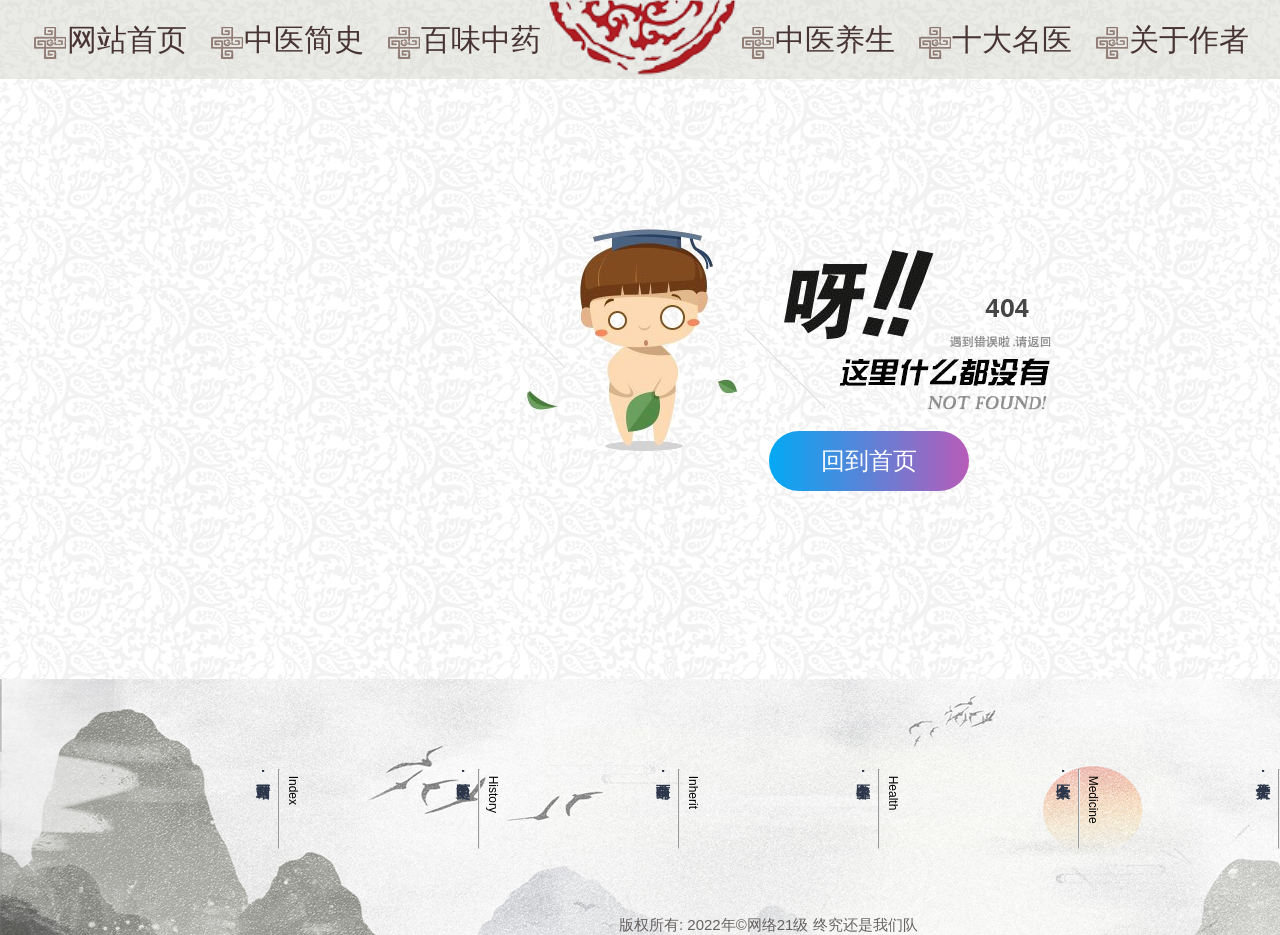
<file: page404.html>
<!DOCTYPE html>
<html lang="en">
<head>
    <meta charset="UTF-8">
    <title>404 NOT FOUND !</title>
    <link rel="stylesheet" href="CSS/common.css">
    <link rel="stylesheet" href="CSS/page404.css">
    <link rel="icon" href="医.ico">
</head>
<body>
<header class="header ww">
    <div class="menu">
        <ul>
            <li>
                <a href="page1.html"><img src="images/tuten.png" alt="">网站首页</a>
            </li>
            <li>
                <a href="page2.html"><img src="images/tuten.png" alt="">中医简史</a>
            </li>
            <li>
                <a href="page5.html"><img src="images/tuten.png" alt="">百味中药</a>
            </li>
            <li>
                <a href="index.html"><img src="images/zhongyiwenhua.png" alt="" id="heart"></a>
            </li>
            <li>
                <a href="page4.html"><img src="images/tuten.png" alt="">中医养生</a>
            </li>
            <li>
                <a href="page3.html"><img src="images/tuten.png" alt="">十大名医</a>
            </li>
            <li>
                <a href="page6.html"><img src="images/tuten.png" alt="">关于作者</a>
            </li>
        </ul>
    </div>
</header>
<nav class="page-404 w">
    <div class="container">
        <img src="images/page404/404.png" alt="" class="bg">
        <div class="btn">
            <a href="index.html" class="goindex">回到首页</a>
        </div>
    </div>
</nav>
<footer class="footer w">
    <img src="images/footer.png" alt="">
    <div class="footer-ul">
        <ul>
            <li>
                <div class="footer-li">
                    <p>&nbsp Index<br></p>
                    <hr>
                    <a href="page1.html"><h3>·网站首页</h3></a>
                </div>
            </li>
            <li>
                <div class="footer-li">
                    <p>&nbsp History<br></p>
                    <hr>
                    <a href="page2.html"><h3>·中医简史</h3></a>
                </div>
            </li>
            <li>
                <div class="footer-li">
                    <p>&nbsp Inherit<br></p>
                    <hr>
                    <a href="page5.html"><h3>·百味中药</h3></a>
                </div>
            </li>
            <li>
                <div class="footer-li">
                    <p>&nbsp Health<br></p>
                    <hr>
                    <a href="page4.html"><h3>·中医养生</h3></a>
                </div>
            </li>
            <li>
                <div class="footer-li">
                    <p>&nbsp Medicine<br></p>
                    <hr>
                    <a href="page3.html"><h3>·十大名医</h3></a>
                </div>
            </li>
            <li>
                <div class="footer-li">
                    <p>&nbsp Author<br></p>
                    <hr>
                    <a href="page6.html"><h3>·关于作者</h3></a>
                </div>
            </li>
        </ul>
    </div>
    <span>版权所有:&nbsp2022年&copy网络21级 终究还是我们队</span>
</footer>
</body>
</html>
</file>
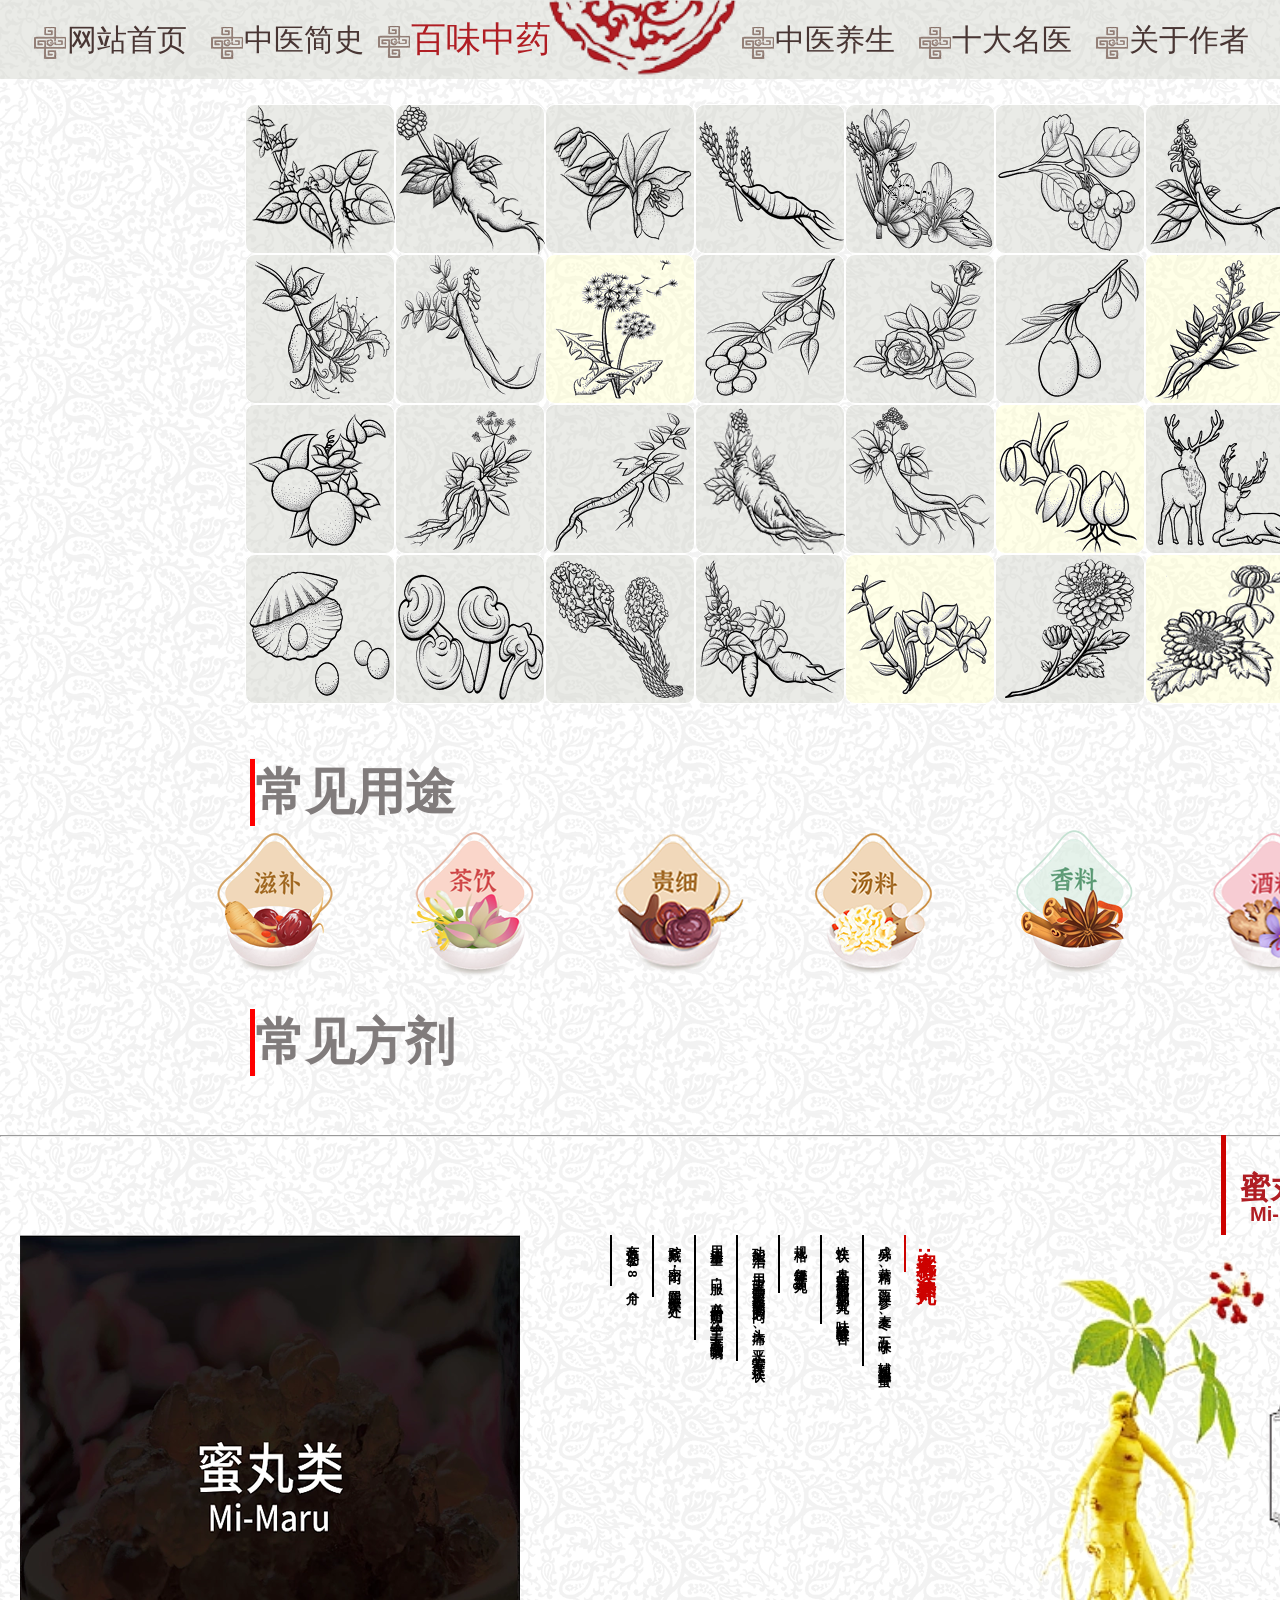
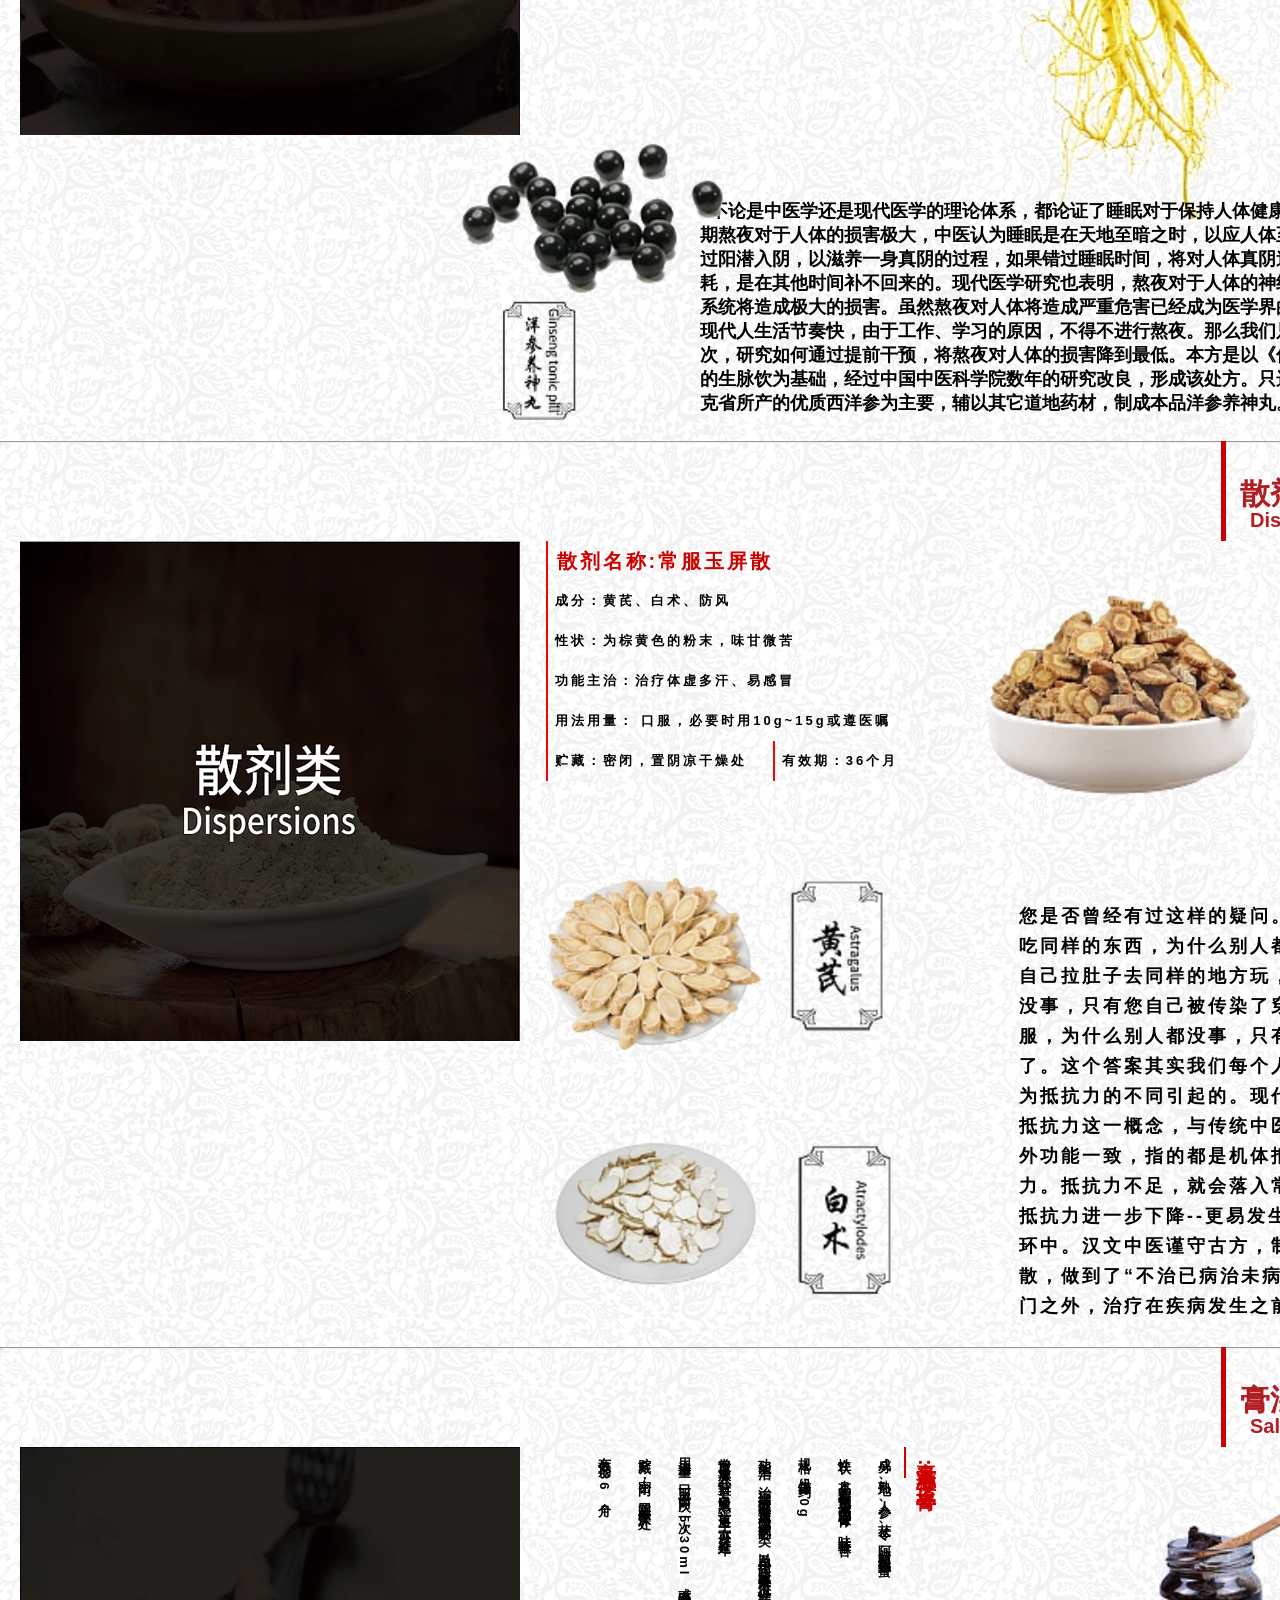
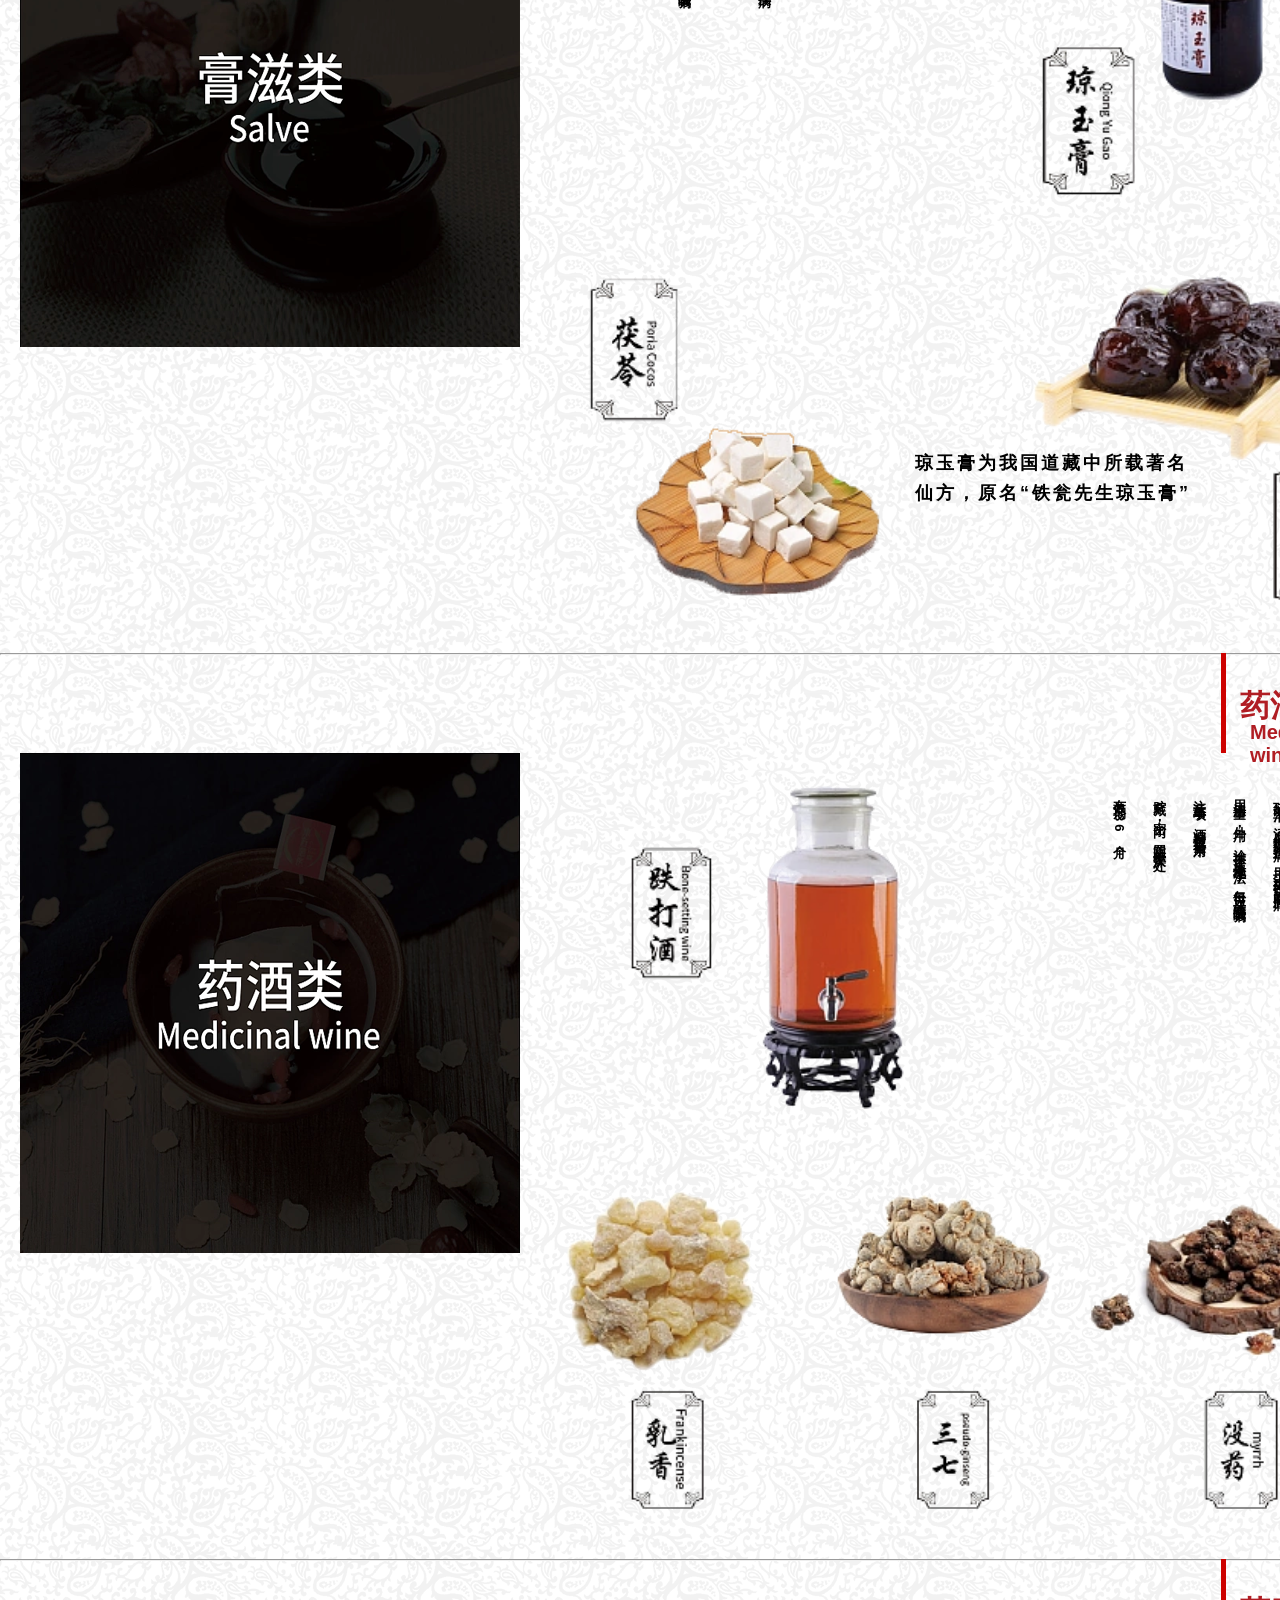
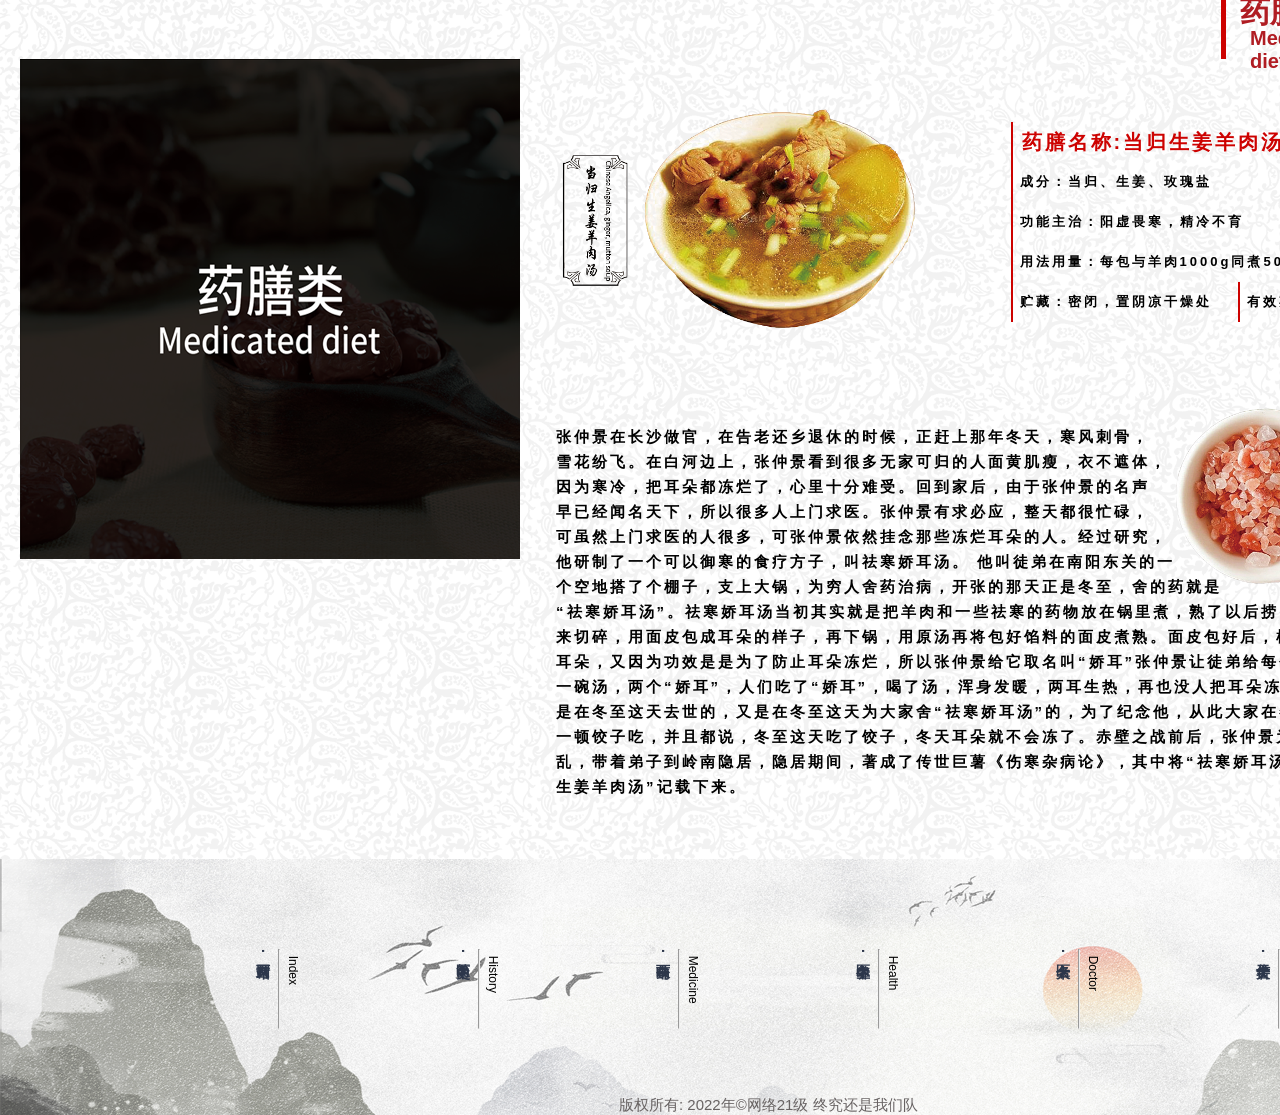
<file: page5.html>
<!DOCTYPE html>
<html lang="en">
<head>
    <meta charset="UTF-8">
    <title>百味中药</title>
    <link rel="stylesheet" href="CSS/common.css">
    <link rel="stylesheet" href="CSS/page5.css">
    <link rel="icon" href="医.ico">
</head>
<body>
<header class="header ww">
    <div class="menu">
        <ul>
            <li>
                <a href="page1.html"><img src="images/tuten.png" alt="">网站首页</a>
            </li>
            <li>
                <a href="page2.html"><img src="images/tuten.png" alt="">中医简史</a>
            </li>
            <li id="this-li">
                <a href="page5.html"><img src="images/tuten.png" alt="">百味中药</a>
            </li>
            <li>
                <a href="index.html"><img src="images/zhongyiwenhua.png" alt="" id="heart"></a>
            </li>
            <li>
                <a href="page4.html"><img src="images/tuten.png" alt="">中医养生</a>
            </li>
            <li>
                <a href="page3.html"><img src="images/tuten.png" alt="">十大名医</a>
            </li>
            <li>
                <a href="page6.html"><img src="images/tuten.png" alt="">关于作者</a>
            </li>
        </ul>
    </div>
</header>
<nav class="container w">
    <div class="Medicine">
        <div class="row">
            <ul>
                <li>
                    <a href="page404.html"><img src="images/page5/yingyanghuo.png" alt=""
                                                title="淫羊藿：一种小檗科植物，有补肾阳、强筋骨、祛风湿的作用"></a>
                </li>
                <li>
                    <a href="page404.html"><img src="images/page5/sanqi.png" alt=""
                                                title="三七：一种五加科多年生植物，性温、味甘、微苦，有化瘀止血、活血定痛、解毒消肿的功能"></a>
                </li>
                <li>
                    <a href="page404.html"><img src="images/page5/chuanbei.png" alt=""
                                                title="川贝：一种百合科贝母属植物，有镇咳、祛痰、抗溃疡、降低血压的功效"></a>
                </li>
                <li>
                    <a href="page404.html"><img src="images/page5/tianma.png" alt=""
                                                title="天麻：是由植物天麻干燥的块茎所制，有平抑肝阳、息风止痉、祛风、通络的作用"></a>
                </li>
                <li>
                    <a href="page404.html"><img src="images/page5/xihonghua.png" alt=""
                                                title="西红花：又名藏红花，西红花甘而平，入心经和肝经，有活血化瘀、化瘀散结的作用"></a>
                </li>
                <li>
                    <a href="page404.html"><img src="images/page5/shanzha" alt=""
                                                title="山楂：可用于治疗肉食积滞、腹部胀满，其化浊降脂的功效对高脂血症有较好效果"></a>
                </li>
                <li>
                    <a href="page404.html"><img src="images/page5/dans.png" alt=""
                                                title="丹参：本品根茎短粗，顶端有时残留茎基，性质微寒，归心包、心经、肝经，具有活血通经、祛瘀止痛的功效"></a>
                </li>
                <li>
                    <a href="page404.html"><img src="images/page5/jingyinghua.png" alt=""
                                                title="金银花：属于忍冬科植物,可入药，其性寒，味甘，对清热解毒有很好的疗效，适用于各种热性病"></a>
                </li>
                <li>
                    <a href="page404.html"><img src="images/page5/huangqi.png" alt=""
                                                title="黄芪：为豆科黄芪属植物蒙古黄芪，强机体免疫功能、保肝、利尿、抗衰老、抗应激、降压和较广泛的抗菌作用"></a>
                </li>
                <li>
                    <a href="page404.html"><img src="images/page5/pugongy.png" alt=""
                                                title="蒲公英：一种菊科多年生草本植物，具有清热解毒，消肿散结，利尿通淋的功效"></a>
                </li>
                <li>
                    <a href="page404.html"><img src="images/page5/pangdahai.png" alt=""
                                                title="胖大海：一种梧桐科植物，具有清热润肺，利咽开音，润肠通便的功效"></a>
                </li>
                <li>
                    <a href="page404.html"><img src="images/page5/meigui.png" alt=""
                                                title="玫瑰：一种蔷薇科落叶灌木植物，具有行气解郁、活血化瘀、美容养颜的功效"></a>
                </li>
                <li>
                    <a href="page404.html"><img src="images/page5/gouqi.png" alt="" title="枸杞：一种本木植物，具有滋补肝肾、益精明目的功效"></a>
                </li>
                <li>
                    <a href="page404.html"><img src="images/page5/gancaopian.png" alt=""
                                                title="甘草片：一种豆科植物的根茎,具有镇静止咳、清热解毒、补气益脾的功效"></a>
                </li>
                <li>
                    <a href="page404.html"><img src="images/page5/luohanguo.png" alt=""
                                                title="罗汉果：一种葫芦科多年生藤本植物的果实，具有润肺止咳、补充能量的功效"></a>
                </li>
                <li>
                    <a href="page404.html"><img src="images/page5/danggui.png" alt=""
                                                title="当归：一种伞形科植物当归的干燥根，具有补血活血、调经止痛、润肠通便等功效"></a>
                </li>
                <li>
                    <a href="page404.html"><img src="images/page5/dangseng.png" alt=""
                                                title="党参：为桔梗科植物党参、素花党参或川党参的干燥根，具有补中益气、健脾益肺、生津等功效"></a>
                </li>
                <li>
                    <a href="page404.html"><img src="images/page5/xiyangs.png" alt=""
                                                title="西洋参：是五加科人参属多年生草本植物，具有滋阴补气、清热生津、安神的功效"></a>
                </li>
                <li>
                    <a href="page404.html"><img src="images/page5/rens.png" alt=""
                                                title="人参：是五加科、人参属多年生草本植物，具有调节中枢神经系统的功效"></a>
                </li>
                <li>
                    <a href="page404.html"><img src="images/page5/chuanbeimu.png" alt=""
                                                title="川贝母：来源于百合科植物川贝母暗紫贝母、甘肃贝母、梭砂贝母、太白贝母或瓦布贝母的鳞茎，具有润肺化痰、清热散结等功效"></a>
                </li>
                <li>
                    <a href="page404.html"><img src="images/page5/lurong.png" alt=""
                                                title="鹿茸：为鹿科动物梅花鹿或者马鹿的雄鹿未骨化密生茸毛的幼角，具有壮肾阳、益精血、强筋骨、调冲任、托疮毒的功效"></a>
                </li>
                <li>
                    <a href="page404.html"><img src="images/page5/zhenghzufen.png" alt=""
                                                title="珍珠：产于珍珠贝类和珠母贝类软体动物体内，具有安神定惊、清热益阴、明目解毒、收口生肌等功效"></a>
                </li>
                <li>
                    <a href="page404.html"><img src="images/page5/lingzhi.png" alt="" title="灵芝：一种药食同源的多孔菌植物，具有补气安神、止咳平喘的功效"></a>
                </li>
                <li>
                    <a href="page404.html"><img src="images/page5/rousongrong.png" alt=""
                                                title="肉苁蓉：是由管花肉苁蓉、肉苁蓉干燥带鳞叶的肉质茎，具有益精血、补肾阳、通便润肠的作用"></a>
                </li>
                <li>
                    <a href="page404.html"><img src="images/page5/fenge.png" alt=""
                                                title="粉葛：一种豆科葛属植物，是一种多年生落叶藤本，具有解肌退热、生津止渴、升阳止泻等功效"></a>
                </li>
                <li>
                    <a href="page404.html"><img src="images/page5/shi.png" alt=""
                                                title="石斛：是兰科植物金钗石斛和鼓槌石斛的干燥茎，具有清热、生津、利咽、明目、清肝的功效"></a>
                </li>
                <li>
                    <a href="page404.html"><img src="images/page5/kangju.png" alt="" title="杭菊：一种菊科植物，具有疏散风热，平肝明目，清热解毒的功效"></a>
                </li>
                <li>
                    <a href="page404.html"><img src="images/page5/gonju.png" alt=""
                                                title="贡菊：贡菊又名徽菊，采自黄山纯天然野生菊花，具有散风清热、平肝明目、清热解毒的功效"></a>
                </li>
            </ul>
        </div>
    </div>
</nav>
<nav class="title w">
    <div class="title-text">
        <h2>常见用途</h2>
        <nav></nav>
    </div>
    <div class="title-img">
        <ul>
            <li>
                <a href="page404.html"><img src="images/page5/zibu.png" alt="" title="滋补"></a>
            </li>
            <li>
                <a href="page404.html"><img src="images/page5/chaying.png" alt="" title="茶饮"></a>
            </li>
            <li>
                <a href="page404.html"><img src="images/page5/guixi.png" alt="" title="贵细"></a>
            </li>
            <li>
                <a href="page404.html"><img src="images/page5/tanliao.png" alt="" title="汤料"></a>
            </li>
            <li>
                <a href="page404.html"><img src="images/page5/xiangniao.png" alt="" title="香料"></a>
            </li>
            <li>
                <a href="page404.html"><img src="images/page5/jiuliao.png" alt="" title="酒料"></a>
            </li>
        </ul>
    </div>
</nav>
<nav class="title1 w">
    <div class="title-text">
        <h2>常见方剂</h2>
    </div>
</nav>
<nav class="fj-class w">
    <hr>
    <div class="title-sort">
        <h3>蜜丸类</h3>
        <h4>Mi-Maru</h4>
    </div>
</nav>
<nav class="MiMaru w">
    <div class="MM-class">
        <img src="images/page5/MiMaru.png" alt="">
    </div>
    <div class="MM-text1">
        <h3>蜜丸名称:洋参养神丸</h3>
        <h4>成分：黄精、西洋参、麦冬、五味子、辅料为蜂蜜<br></h4>
        <h4>性状：本品为棕黄色的不规则蜜丸，味甘酸微苦<br></h4>
        <h4>规格：每罐含药丸6g<br></h4>
        <h4>功能主治：用于改善由于熬夜导致的胸闷、头痛、恶心等不良症状<br></h4>
        <h4> 用法用量： 口服，必要时用一次二十至三十丸或遵医嘱<br></h4>
        <h4>贮藏：密闭，置阴凉干燥处<br></h4>
        <h4> 有效期：48个月<br></h4>
    </div>
    <div class="MM-img1">
        <img src="images/page5/MM-1.png" alt="">
        <h3>西洋参</h3>
    </div>
    <div class="MM-text2">
        <h3>
            &nbsp&nbsp不论是中医学还是现代医学的理论体系，都论证了睡眠对于保持人体健康的重要性。长期熬夜对于人体的损害极大，中医认为睡眠是在天地至暗之时，以应人体至静之动，是通过阳潜入阴，以滋养一身真阴的过程，如果错过睡眠时间，将对人体真阴造成极大的损耗，是在其他时间补不回来的。现代医学研究也表明，熬夜对于人体的神经系统和心血管系统将造成极大的损害。虽然熬夜对人体将造成严重危害已经成为医学界的重要共识，但现代人生活节奏快，由于工作、学习的原因，不得不进行熬夜。那么我们只能退而求其次，研究如何通过提前干预，将熬夜对人体的损害降到最低。本方是以《伤寒杂病论》中的生脉饮为基础，经过中国中医科学院数年的研究改良，形成该处方。只选用加拿大魁北克省所产的优质西洋参为主要，辅以其它道地药材，制成本品洋参养神丸。
        </h3>
    </div>
    <div class="MM-img2">
        <img src="images/page5/MM-2.png" alt="">
    </div>
</nav>
<nav class="fj-class w">
    <hr>
    <div class="title-sort">
        <h3>散剂类</h3>
        <h4>Dispersions</h4>
    </div>
</nav>
<nav class="Dispersions w">
    <div class="DS-class">
        <img src="images/page5/Dispersions.png" alt="">
    </div>
    <div class="DS-text1">
        <h3>&nbsp散剂名称:常服玉屏散</h3>
        <h4>&nbsp成分：黄芪、白术、防风<br></h4>
        <h4>&nbsp性状：为棕黄色的粉末，味甘微苦<br></h4>
        <h4>&nbsp功能主治：治疗体虚多汗、易感冒<br></h4>
        <h4>&nbsp用法用量： 口服，必要时用10g~15g或遵医嘱<br></h4>
        <h4>&nbsp贮藏：密闭，置阴凉干燥处 &nbsp&nbsp&nbsp<br></h4>
        <h4>&nbsp有效期：36个月<br></h4>
    </div>
    <div class="DS-img1">
        <img src="images/page5/DS-2.png" alt="">
    </div>
    <div class="DS-text2">
        <h3>您是否曾经有过这样的疑问。<br>吃同样的东西，为什么别人都没事，只有您自己拉肚子去同样的地方玩，为什么别人都没事，只有您自己被传染了穿同样少的衣服，为什么别人都没事，只有您自己冻感冒了。这个答案其实我们每个人都知道，是因为抵抗力的不同引起的。现代医学引入所谓抵抗力这一概念，与传统中医所称卫气的卫外功能一致，指的都是机体抵御病邪的能力。抵抗力不足，就会落入常年生病服药--抵抗力进一步下降--更易发生疾病的恶性循环中。汉文中医谨守古方，制成常服玉屏风散，做到了“不治已病治未病”，御敌于国门之外，治疗在疾病发生之前。
        </h3>
    </div>
    <div class="DS-img2">
        <img src="images/page5/DS-1.png" alt="">
    </div>
</nav>
<nav class="fj-class w">
    <hr>
    <div class="title-sort">
        <h3>膏滋类</h3>
        <h4>Salve</h4>
    </div>
</nav>
<nav class="Salve w">
    <div class="SL-class">
        <img src="images/page5/Salve.png" alt="">
    </div>
    <div class="SL-text1">
        <h3>膏滋名称:琼玉膏</h3>
        <h4>成分：熟地、人参、茯苓、阿胶辅料为蜂蜜<br></h4>
        <h4>性状：本品为粽褐色至黑褐色的膏体，味甘微苦<br></h4>
        <h4>规格：每罐约520g<br></h4>
        <h4>功能主治：治疗虚劳症候中辨证属气阴虚损的一类，以及用于预防秋冬季节流行性疾病<br>
            常服可常服开心益智,发白返黑,齿落更生,亦可辟谷延年<br></h4>
        <h4>用法用量：口服一日两次，一次5~30ml或遵医嘱<br></h4>
        <h4>贮藏：密闭，置阴凉干燥处 &nbsp&nbsp&nbsp<br></h4>
        <h4>有效期：36个月<br></h4>
    </div>
    <div class="SL-img1">
        <img src="images/page5/SL-1.png" alt="">
    </div>
    <div class="SL-text2">
        <h3>琼玉膏为我国道藏中所载著名 <br>仙方，原名“铁瓮先生琼玉膏”</h3>
    </div>
    <div class="SL-img2">
        <img src="images/page5/SL-2.png" alt="">
    </div>
</nav>
<nav class="fj-class w">
    <hr>
    <div class="title-sort">
        <h3>药酒类</h3>
        <h4>Medicinal wine</h4>
    </div>
</nav>
<nav class="Medicinal-wine w">
    <div class="MW-class">
        <img src="images/page5/Medicinal-wine.png" alt="">
    </div>
    <div class="MW-text1">
        <h3>药酒名称:跌打酒</h3>
        <h4>成分：川乌&nbsp草乌&nbsp乳香&nbsp没药&nbsp自然铜&nbsp土鳖虫&nbsp续断&nbsp海风藤&nbsp王不留行&nbsp三七<br></h4>
        <h4>功能主治：活血化瘀温经止痛、用于治疗外伤引起的肿痛<br></h4>
        <h4>用法用量：外用，涂抹于患处施手法，每日三次或遵医嘱<br></h4>
        <h4>注意事项：酒精过敏者禁用<br></h4>
        <h4>贮藏：密闭，置阴凉干燥处 <br></h4>
        <h4>有效期：36个月<br></h4>
    </div>
    <div class="MW-img1">
        <img src="images/page5/MW-1.png" alt="">
    </div>
</nav>
<nav class="fj-class w">
    <hr>
    <div class="title-sort">
        <h3>药膳类</h3>
        <h4>Medicinal diet</h4>
    </div>
</nav>
<nav class="Medicinal-diet w">
    <div class="MD-class">
        <img src="images/page5/Medicinal-diet.png" alt="">
    </div>
    <div class="MD-text1">
        <h3>&nbsp药膳名称:当归生姜羊肉汤</h3>
        <h4>&nbsp成分：当归、生姜、玫瑰盐<br></h4>
        <h4>&nbsp功能主治：阳虚畏寒，精冷不育<br></h4>
        <h4>&nbsp用法用量：每包与羊肉1000g同煮50分钟<br></h4>
        <h4>&nbsp贮藏：密闭，置阴凉干燥处 &nbsp&nbsp&nbsp<br></h4>
        <h4>&nbsp有效期：36个月<br></h4>
    </div>
    <div class="MD-img1">
        <img src="images/page5/MD-1.png" alt="">
    </div>
    <div class="MD-text2">
        <h3>张仲景在长沙做官，在告老还乡退休的时候，正赶上那年冬天，寒风刺骨，<br>雪花纷飞。在白河边上，张仲景看到很多无家可归的人面黄肌瘦，衣不遮体，<br>因为寒冷，把耳朵都冻烂了，心里十分难受。回到家后，由于张仲景的名声
            <br>早已经闻名天下，所以很多人上门求医。张仲景有求必应，整天都很忙碌，<br>可虽然上门求医的人很多，可张仲景依然挂念那些冻烂耳朵的人。经过研究，<br>他研制了一个可以御寒的食疗方子，叫祛寒娇耳汤。
            他叫徒弟在南阳东关的一
            <br>个空地搭了个棚子，支上大锅，为穷人舍药治病，开张的那天正是冬至，舍的药就是 <br>“祛寒娇耳汤”。祛寒娇耳汤当初其实就是把羊肉和一些祛寒的药物放在锅里煮，熟了以后捞出 <br>来切碎，用面皮包成耳朵的样子，再下锅，用原汤再将包好馅料的面皮煮熟。面皮包好后，样子像
            <br>耳朵，又因为功效是是为了防止耳朵冻烂，所以张仲景给它取名叫“娇耳”张仲景让徒弟给每个穷人 <br>一碗汤，两个“娇耳”，人们吃了“娇耳”，喝了汤，浑身发暖，两耳生热，再也没人把耳朵冻伤了。张仲景 <br>
            是在冬至这天去世的，又是在冬至这天为大家舍“祛寒娇耳汤”的，为了纪念他，从此大家在冬至这天都要包 <br>一顿饺子吃，并且都说，冬至这天吃了饺子，冬天耳朵就不会冻了。赤壁之战前后，张仲景为了躲避荆州的战 <br>
            乱，带着弟子到岭南隐居，隐居期间，著成了传世巨薯《伤寒杂病论》，其中将“祛寒娇耳汤”改名为“当归 <br>生姜羊肉汤”记载下来。<br></h3>
    </div>
    <div class="MD-img2">
        <img src="images/page5/MD-2.png" alt="">
    </div>
</nav>
<footer class="footer w">
    <img src="images/footer.png" alt="">
    <div class="footer-ul">
        <ul>
            <li>
                <div class="footer-li">
                    <p>&nbsp Index<br></p>
                    <hr>
                    <a href="page1.html"><h3>·网站首页</h3></a>
                </div>
            </li>
            <li>
                <div class="footer-li">
                    <p>&nbsp History<br></p>
                    <hr>
                    <a href="page2.html"><h3>·中医简史</h3></a>
                </div>
            </li>
            <li>
                <div class="footer-li">
                    <p>&nbsp Medicine<br></p>
                    <hr>
                    <a href="page5.html"><h3>·百味中药</h3></a>
                </div>
            </li>
            <li>
                <div class="footer-li">
                    <p>&nbsp Health<br></p>
                    <hr>
                    <a href="page4.html"><h3>·中医养生</h3></a>
                </div>
            </li>
            <li>
                <div class="footer-li">
                    <p>&nbsp Doctor<br></p>
                    <hr>
                    <a href="page3.html"><h3>·十大名医</h3></a>
                </div>
            </li>
            <li>
                <div class="footer-li">
                    <p>&nbsp Author<br></p>
                    <hr>
                    <a href="page6.html"><h3>·关于作者</h3></a>
                </div>
            </li>
        </ul>
    </div>
    <span>版权所有:&nbsp2022年&copy网络21级 终究还是我们队</span>
</footer>
<script src="JS/random.js"></script>
</body>
</html>
</file>
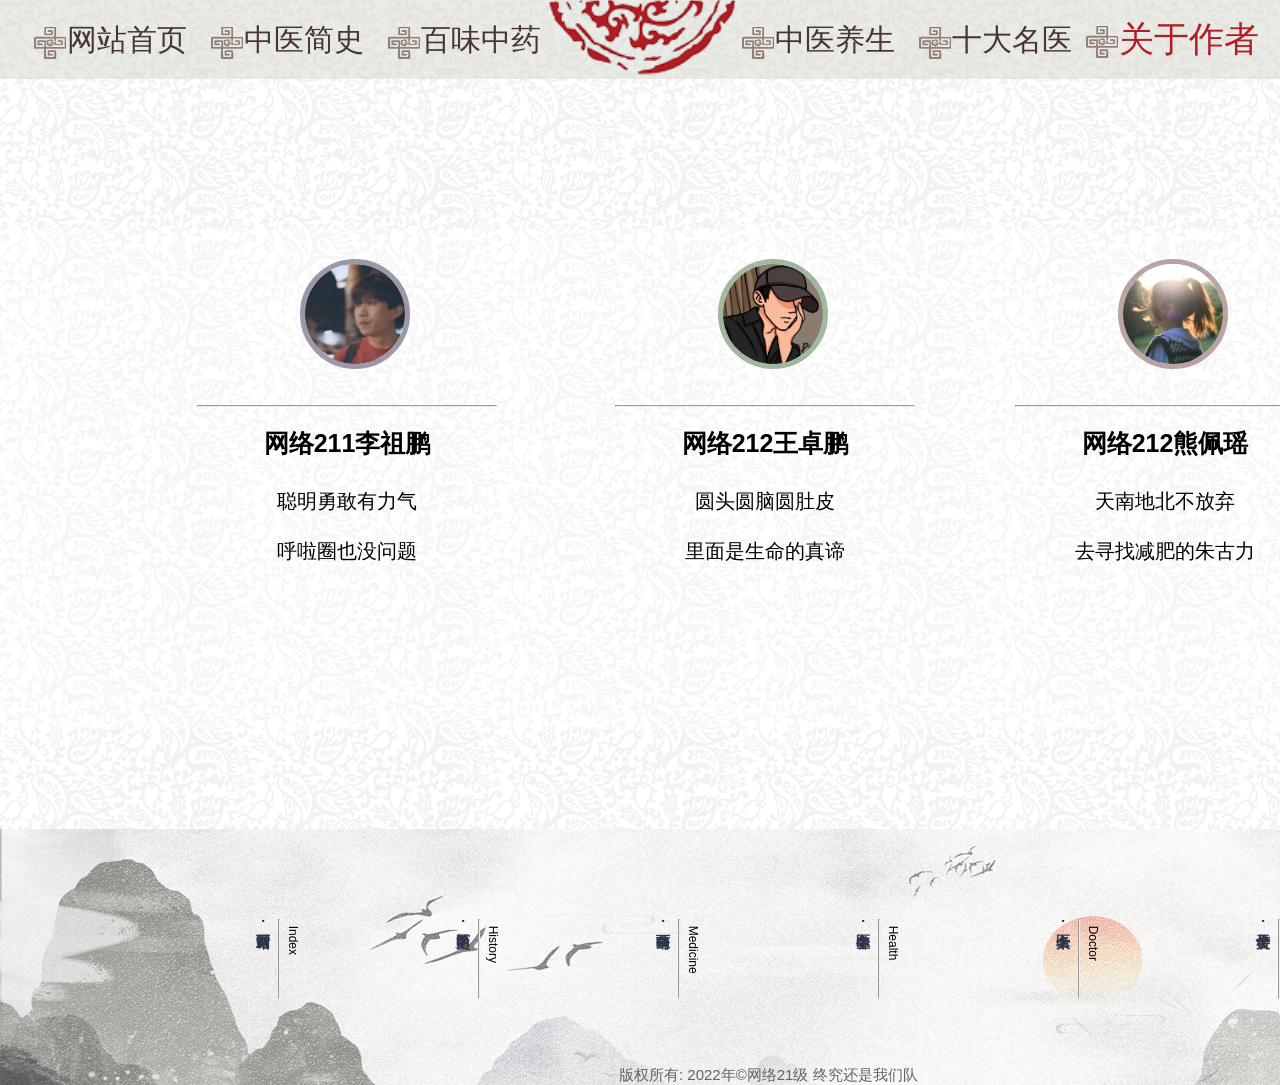
<file: page6.html>
<!DOCTYPE html>
<html lang="en">
<head>
    <meta charset="UTF-8">
    <title>关于作者</title>
    <link rel="stylesheet" href="CSS/common.css">
    <link rel="stylesheet" href="CSS/page6.css">
    <link rel="icon" href="医.ico">
</head>
<body>
<header class="header ww">
    <div class="menu">
        <ul>
            <li>
                <a href="page1.html"><img src="images/tuten.png" alt="">网站首页</a>
            </li>
            <li>
                <a href="page2.html"><img src="images/tuten.png" alt="">中医简史</a>
            </li>
            <li>
                <a href="page5.html"><img src="images/tuten.png" alt="">百味中药</a>
            </li>
            <li>
                <a href="index.html"><img src="images/zhongyiwenhua.png" alt="" id="heart"></a>
            </li>
            <li>
                <a href="page4.html"><img src="images/tuten.png" alt="">中医养生</a>
            </li>
            <li>
                <a href="page3.html"><img src="images/tuten.png" alt="">十大名医</a>
            </li>
            <li id="this-li">
                <a href="page6.html"><img src="images/tuten.png" alt="">关于作者</a>
            </li>
        </ul>
    </div>
</header>
<nav class="jainju">

</nav>
<nav class="author w">
    <div class="author-1">
        <img src="images/page6/tx1.jpg" alt="" id="tx1">
        <section>
            <hr>
            <br>
            <h1>网络211李祖鹏</h1>
            <br>
            <br>
            <span>聪明勇敢有力气 <br><br>呼啦圈也没问题</span>
        </section>
    </div>
    <div class="author-2">
        <img src="images/page6/tx2.jpg" alt="" id="tx2">
        <section>
            <hr>
            <br>
            <h1>网络212王卓鹏</h1>
            <br>
            <br>
            <span>圆头圆脑圆肚皮<br><br> 里面是生命的真谛</span>
        </section>
    </div>
    <div class="author-3">
        <img src="images/page6/tx3.jpg" alt="" id="tx3">
        <section>
            <hr>
            <br>
            <h1>网络212熊佩瑶</h1>
            <br>
            <br>
            <span>天南地北不放弃<br><br> 去寻找减肥的朱古力</span>
        </section>
    </div>
</nav>
<nav class="fill w"></nav>
<footer class="footer w">
    <img src="images/footer.png" alt="">
    <div class="footer-ul">
        <ul>
            <li>
                <div class="footer-li">
                    <p>&nbsp Index<br></p>
                    <hr>
                    <a href="page1.html"><h3>·网站首页</h3></a>
                </div>
            </li>
            <li>
                <div class="footer-li">
                    <p>&nbsp History<br></p>
                    <hr>
                    <a href="page2.html"><h3>·中医简史</h3></a>
                </div>
            </li>
            <li>
                <div class="footer-li">
                    <p>&nbsp Medicine<br></p>
                    <hr>
                    <a href="page5.html"><h3>·百味中药</h3></a>
                </div>
            </li>
            <li>
                <div class="footer-li">
                    <p>&nbsp Health<br></p>
                    <hr>
                    <a href="page4.html"><h3>·中医养生</h3></a>
                </div>
            </li>
            <li>
                <div class="footer-li">
                    <p>&nbsp Doctor<br></p>
                    <hr>
                    <a href="page3.html"><h3>·十大名医</h3></a>
                </div>
            </li>
            <li>
                <div class="footer-li">
                    <p>&nbsp Author<br></p>
                    <hr>
                    <a href="page6.html"><h3>·关于作者</h3></a>
                </div>
            </li>
        </ul>
    </div>
    <span>版权所有:&nbsp2022年&copy网络21级 终究还是我们队</span>
</footer>
</body>
</html>
</file>
<file: CSS/common.css>
/*初始化*/
body, ol, ul, h1, h2, h3, h4, h5, h6, p, th, td, dl, dd, form, fieldset, legend, input, textarea, select {
    margin: 0;
    padding: 0
}

body {
    font: 12px "宋体", "Arial Narrow", HELVETICA;
    -webkit-text-size-adjust: 100%;
    background-image: url(../images/tangbg.gif);
    overflow: scroll;
    overflow-x: hidden;
}

a {
    color: #2d374b;
    text-decoration: none;
}

a:hover {
    color: #cd0200;
}

em {
    font-style: normal
}

li {
    list-style: none
}

img {
    border: 0;
    vertical-align: middle
}

table {
    border-collapse: collapse;
    border-spacing: 0
}

p {
    word-wrap: break-word
}

/*版心*/
.w {
    width: 1536px;
    margin: 0 auto;
}

.ww {
    margin: 0 auto;
}

/*头部*/
header {
    font-family: "宋体";
    position: relative;
    height: 79px;
    background-color: rgba(214, 215, 208, 0.5);
}

.menu {
    width: 1239px;
    margin: 0 auto;
}

.menu ul li {
    float: left;
    width: 177px;
    height: 79px;
    font-size: 30px;
    line-height: 79px;
    text-align: center;
}

.menu ul li:hover {
    font-size: 35px;
}

.menu ul li a {
    text-decoration: none;
    color: #483533;
}

.menu ul li a:hover {
    color: #b01d23;
}

#heart {
    transform-origin: 50% 50%;
    transform: rotateZ(90deg) translateX(-126px) scale(1.5, 1.5) translateY(0);
    transition: 1s;
}

#heart:hover {
    transition: 1s;
    transform: rotateZ(0deg) translateX(0px) translateY(-40px) scale(0.7, 0.7);
}

/*头部end*/
/*footer start*/
footer {
    height: 256px;
    position: relative;
}

footer img {
    opacity: 0.8;
    position: absolute;
    top: 0;
    z-index: -1;
}

.footer-ul ul {
    width: 1200px;
    height: 100px;
    position: absolute;
    top: 90px;
    left: 100px;
}

.footer-ul ul li {
    float: left;
    height: 80px;
    width: 150px;
    margin-left: 50px;
    writing-mode: vertical-rl;
}

.footer span {
    position: absolute;
    bottom: 0;
    left: 619px;
    font-size: 15px;
    font-family: sans-serif;
    color: #676262;
}
</file>
<file: CSS/index.css>
body {
    overflow-y: hidden;
}

.index-1 {
    position: relative;
    height: 700px;
}

.four {
    position: absolute;
    top: 70px;
    left: 67px;
    width: 1400px;
    height: 600px;

}

canvas {
    width: 100%;
    height: 100%;
    position: fixed;
    top: 0;
    left: 0;
    z-index: -1;
}

.four ul {
    width: 100%;
    height: 100%;
}

.four li {
    height: 600px;
    width: 280px;
    float: left;
}

.four ul li:nth-child(1) {
    opacity: 0.5;
}

.four ul li:nth-child(2) {
    opacity: 1;
}

.four ul li:nth-child(4) {
    opacity: 1;
}

.four ul li:nth-child(5) {
    opacity: 0.5;
}

.four ul li:nth-child(1):hover {
    opacity: 1;
}

.four ul li:nth-child(2):hover {
    opacity: 0.5;
}

.four ul li:nth-child(3):hover p {
    background-color: rgba(214, 215, 208, 0.5);
}

.four ul li:nth-child(4):hover {
    opacity: 0.5;
}

.four ul li:nth-child(5):hover {
    opacity: 1;
}

.four ul li:nth-child(3) {
    position: relative;
    opacity: 1;
}

.four ul li:nth-child(3) img {
    float: left;
}

.ind-text {
    position: absolute;
}

.ind-text h3 {
    writing-mode: vertical-rl;
    width: 30px;
    height: 300px;
    letter-spacing: 30px;
    font-size: 80px;
    color: #ffcf69;
}

.ind-text h3:first-child {
    position: absolute;
    top: 165px;
    left: 160px;
}

.ind-text h3:last-child {
    position: absolute;
    top: 370px;
    left: 160px;
}

.four li:nth-child(3) p {
    position: absolute;
    bottom: 267px;
    border: 1px solid #b01d23;
    font-size: 15px;
    text-align: center;
    line-height: 30px;
    border-radius: 5px;
    left: 116px;
    height: 28px;
    width: 68px;
    z-index: -1;
}

.footer-ul {
    opacity: 0.9;
    height: 50px;
    position: absolute;
    bottom: 70px;
    left: 5px;
}

.footer-ul a {
    color: #b01d23;
}

.footer-ul a:hover {
    color: #ffcf69;
}
</file>
<file: CSS/page1.css>
#this-li {
    font-size: 35px;
}

#this-li a {
    color: #b01d23;
}

#this-li a:hover {
    color: #483533;
}

.nav-carousel {
    height: 666px;
}

.main {
    height: 500px;
    position: relative;
}

.focus {
    position: absolute;
    top: 30px;
    left: 148px;
    width: 1239px;
    height: 601px;
    overflow: hidden;
}

.focus ul li a img {
    width: 1239px;
    height: 601px;
}

.focus ul {
    position: absolute;
    top: 0;
    left: 0;
    width: 600%;
}

.focus ul li {
    float: left;
}

.focus a:hover {
    font-size: 20px;
    color: #b01d23;
    text-decoration: none;
}

.arrow-l,
.arrow-r {
    text-decoration: none;
    display: none;
    position: absolute;
    top: 50%;
    margin-top: -20px;
    width: 24px;
    height: 40px;
    background: rgba(0, 0, 0, .3);
    text-align: center;
    line-height: 40px;
    color: #fff;
    font-size: 18px;
    z-index: 2;
}

.arrow-r {
    right: 0;
}

.circle {
    position: absolute;
    bottom: 10px;
    left: 583px;
}

.circle li {
    float: left;
    width: 8px;
    height: 8px;
    border: 2px solid rgba(255, 255, 255, 0.5);
    margin: 0 3px;
    border-radius: 50%;
    cursor: pointer;
}

.current {
    background-color: #b01d23;
}

.orders {
    height: 150px;
    display: flex;
    justify-content: center;
    align-items: center;
    text-align: center;
}

.order a {
    font-family: Trebuchet MS;
    font-size: 30px;
    color: #483533;
    text-decoration: none;
}

.order a p {
    margin-top: 5px;
}

.order a:hover {
    transition: 0.5s;
    color: #b01d23;
    font-size: 35px;
}

.keyword {
    position: relative;
    width: 1239px;
    height: 550px;
    background: url("../images/page1/keyword.png");
}

/*keyword*/
.circle-big {
    height: 90px;
    width: 90px;
}

.circle-medium {
    height: 70px;
    width: 70px;
}

.circle-small {
    height: 50px;
    width: 50px;
}

.loop {
    float: left;
    background-color: rgba(128, 128, 128, 0.3);
    border-radius: 50%;
    display: flex;
    justify-content: center;
    align-items: center;
    text-align: center;
    font-size: 16px;
}

.loop:hover {
    font-size: 20px;
    background-color: rgba(128, 128, 128, 0.7);
}

.keyword ul li {
    position: absolute;
}

.keyword ul li:first-child {
    top: 217px;
    left: 104px;
}

.keyword ul li:nth-child(2) {
    top: 84px;
    left: 418px;
}

.keyword ul li:nth-child(3) {
    top: 173px;
    left: 597px;
}

.keyword ul li:nth-child(4) {
    top: 39px;
    right: 238px;
}

.keyword ul li:nth-child(5) {
    top: 351px;
    right: 64px;
}

.keyword ul li:nth-child(6) {
    top: 261px;
    left: 309px;
}

.keyword ul li:nth-child(7) {
    top: 441px;
    left: 416px;
}

.keyword ul li:nth-child(8) {
    top: 216px;
    right: 368px;
}

.keyword ul li:nth-child(9) {
    top: 396px;
    right: 261px;
}

.keyword ul li:nth-child(10) {
    top: 95px;
    right: 29px;
}

.keyword ul li:nth-child(11) {
    top: 395px;
    left: 34px;
}

.keyword ul li:nth-child(12) {
    top: 135px;
    left: 253px;
}

.keyword ul li:nth-child(13) {
    top: 428px;
    left: 187px;
}

.keyword ul li:nth-child(14) {
    top: 304px;
    left: 531px;
}

.keyword ul li:nth-child(15) {
    top: 381px;
    right: 501px;
}

.keyword ul li:nth-child(16) {
    top: 93px;
    right: 435px;;
}

.keyword ul li:last-child {
    top: 199px;
    right: 156px;
}

/*keyword_end*/
.history {
    height: 700px;
}

.introduce-word {
    float: left;
    width: 610px;
    height: 629px;
    margin-left: 149px;
}

.introduce-word span {
    height: 629px;
    writing-mode: vertical-rl;
    word-wrap: break-word;
    text-indent: 2em;
    color: #5d5656;
    font-size: 35px;
    line-height: 50px;
    letter-spacing: 3px;

}

.introduce-img {
    float: right;
    position: relative;
    width: 629px;
    height: 629px;
    margin-right: 148px;
}

.introduce-img img {
    position: absolute;
    left: 0;
}

@keyframes Rotate {
    0% {
        transform: rotate(0);
    }
    50% {
        transform: rotate(180deg);
    }
    100% {
        transform: rotate(360deg);
    }
}

#Rotate-img {
    transition: 0.5s;
    animation: Rotate 12s linear infinite;
}

/*history-end*/
.books {
    height: 500px;
    display: flex;
    justify-content: center;
    align-items: center;
}

.card {
    position: relative;
    width: 300px;
    height: 450px;
    margin: 20px;
    background-color: rgba(128, 128, 128, 0.3);
    border-radius: 20px;
    overflow: hidden;
    display: flex;
    flex-direction: column;
    align-items: center;
    color: #000000;
    box-shadow: 0 0 30px rgba(0, 0, 0, 0.5);
    flex-shrink: 0;
}

.card .photo img {
    width: 100%;
    height: 100%;
    object-fit: cover;
}

.card .photo {
    position: absolute;
    top: 0;
    width: 100%;
    height: 100%;
    border-radius: 0;
    overflow: hidden;
    transition: 0.5s;
}

.card:hover .photo {
    top: 30px;
    width: 120px;
    height: 120px;
    border-radius: 50%;
    box-shadow: 0 0 20px rgba(0 0 0 0.8);
}

.card .photo::before {
    content: "";
    position: absolute;
    width: 100%;
    height: 100%;
}

.card h1 {
    color: #fff;
    position: absolute;
    top: 370px;
    transition: 0.5s;
}

.card:hover h1 {
    top: 170px;
    color: #000;
}

.card h2 {
    margin-top: 220px;
    width: 80%;
    border-bottom: 1px solid rgba(255, 255, 255, 0.5);
    font-size: 20px;
    text-align: center;
    margin-bottom: 20px;
    padding-bottom: 20px;
}

.card p {
    width: 90%;
    text-indent: 32px;
    font-size: 16px;
    margin-bottom: 15px;
    line-height: 30px;
}

.card a {
    font-size: 14px;
    color: rgba(48, 42, 42, 0.8);
    border: 1px solid rgba(255, 255, 255, 0.5);
    padding: 8px 32px;
    border-radius: 8px;
}

.card a:hover {
    color: #b01d23;
    background-color: rgba(255, 255, 255, 0.2);
}

/*books-card end*/
.Materia-Medica {
    height: 700px;
}

.Materia-Medica-word {
    float: right;
    width: 610px;
    height: 629px;
    margin-right: 149px;
}

.Materia-Medica span {
    height: 629px;
    word-wrap: break-word;
    text-indent: 2em;
    color: #5d5656;
    font-size: 35px;
    line-height: 50px;
    letter-spacing: 3px;
}

.Materia-Medica-img {
    float: left;
    position: relative;
    width: 629px;
    height: 629px;
    margin-left: 148px;
}

.Materia-Medica-img img {
    position: absolute;
    top: 3px;
    left: -26px;
}

/*end*/
.author {
    position: relative;
    height: 500px;
    background-color: rgba(255, 255, 255, 0.3);
}

.author-1 {
    position: absolute;
    top: 0;
    left: 150px;
    width: 400px;
    height: 400px;
}

.author-1 #tx1 {
    height: 100px;
    width: 100px;
    border-radius: 50%;
    position: absolute;
    top: 30px;
    left: 150px;
    border: 1px solid rgba(57, 57, 88, 0.5);
}

.author-1 section {
    width: 300px;
    height: 230px;
    position: absolute;
    top: 170px;
    left: 47px;
    text-align: center;
}

.author-2 {
    position: absolute;
    top: 0;
    left: 568px;
    width: 400px;
    height: 400px;
}

.author-2 #tx2 {
    height: 100px;
    width: 100px;
    border-radius: 50%;
    position: absolute;
    top: 30px;
    left: 150px;
    border: 1px solid rgba(57, 57, 88, 0.5);
}

.author-2 section {
    width: 300px;
    height: 230px;
    position: absolute;
    top: 170px;
    left: 47px;
    text-align: center;
}

.author-3 {
    position: absolute;
    top: 0;
    left: 968px;
    width: 400px;
    height: 400px;
}

.author-3 #tx3 {
    height: 100px;
    width: 100px;
    border-radius: 50%;
    position: absolute;
    top: 30px;
    left: 150px;
    border: 1px solid rgba(57, 57, 88, 0.5);
}

.author-3 section {
    width: 300px;
    height: 230px;
    position: absolute;
    top: 170px;
    left: 47px;
    text-align: center;
}


.author-1:hover #tx1 {
    border: 5px solid rgba(57, 57, 88, 0.5);
    transition: 1s;
    height: 120px;
    width: 120px;
    left: 140px;
}

.author-2:hover #tx2 {
    border: 5px solid rgba(71, 117, 71, 0.5);
    transition: 1s;
    height: 120px;
    width: 120px;
    left: 140px;
}

.author-3:hover #tx3 {
    border: 5px solid rgba(122, 77, 77, 0.5);
    transition: 1s;
    height: 120px;
    width: 120px;
    left: 140px;
}


.author h1 {
    font-size: 25px;
}

.author span {
    font-size: 20px;
}

.author #introduction {
    position: absolute;
    top: 380px;
    left: 200px;
}

/*end*/
</file>
<file: CSS/page2.css>
#this-li {
    font-size: 35px;
}

#this-li a {
    color: #b01d23;
}

#this-li a:hover {
    color: #483533;
}

.History-Medicine {
    height: 5900px;
    position: relative;
}

.dynasty-name {
    position: sticky;
    left: 20px;
    top: 20px;
    width: 70px;
    height: 700px;
    border-radius: 10px;
    background-color: rgba(214, 215, 208, 0.5);
    z-index: 3;
    float: left;
}
.dynasty-name ul {
    position: relative;
}
.dynasty-name ul li {
    width: 100%;
    height: 43.75px;
    text-align: center;
    line-height: 43.75px;
    background-color: transparent;
}

.dynasty-name #li-15 {
    width: 43.75px;
    height: 43.75px;
    position: absolute;
    bottom: -43.75px;
    left: 12px;
    line-height: 43.75px;
    background-color: transparent;
}

.dynasty-name ul li a {
    font-size: 18px;
    color: #483533;
}

.dynasty-name ul li a:hover {
    font-size: 21px;
    color: #000;
}

/*图片*/
.picture {
    position: relative;
    width: 1368px;
    height: 600px;
    margin-top: 30px;
    border-radius: 70px;
    background-color: rgba(214, 215, 208, 0.3);
}

.picture .picture-img {
    height: 640px;
    width: 500px;
    position: absolute;
    top: -17px;
    left: 431px;
}


.picture .picture-text1 {
    height: 640px;
    width: 320px;
    border-radius: 5px;
    position: absolute;
    top: 80px;
    right: 128px;
}

.picture .picture-text2 {
    height: 640px;
    width: 300px;
    border-radius: 5px;
    position: absolute;
    top: 105px;
    left: 128px;
}
.picture strong {
    font-size: 40px;
    font-family: 华文楷体;
    color: #a84c2b;
}
.picture i {
    color: #a84c2b;
    font-family: 华文楷体;
    font-size: 25px;
}
.picture p {
    font-size: 20px;
    text-indent: 2em;
    line-height: 30px;
    font-family: 楷体;
    font-weight: 700;
    color: rgb(122, 117, 117);
}

.feature {
    position: relative;
    height: 177px;
}

.text-img {
    position: absolute;
    top: 0;
    left: 470px;
}

.point {
    position: relative;
    height: 805px;
}

.point .point-text {
    height: 800px;
    width: 1400px;
    position: absolute;
    top: 0;
    left: 50px;
}

.point .point-text ul li {
    float: left;
    margin-left: 50px;
    width: 300px;
    height: 800px;
    position: relative;
}

.point-text ul li .point-NO {
    position: absolute;
    top: 10px;
    left: 100px;
}

.point-text ul li .point-word {
    width: 100px;
    height: 191px;
    position: absolute;
    top: 102px;
    left: 95px;
}

.point-text ul li .point-word h3 {
    position: absolute;
    top: 0;
    left: 20px;
    color: #000;
    font-size: 30px;
    writing-mode: vertical-rl;
}

.point-text ul li .point-word h5 {
    position: absolute;
    top: 70px;
    left: 0;
    color: #000;
    font-size: 20px;
    writing-mode: vertical-rl;
}

.point-text ul li .point-img {
    height: 500px;
    width: 300px;
    position: absolute;
    bottom: 0;
}

.point-img .img {
    height: 300px;
    width: 300px;
    border-radius: 50%;
    position: absolute;
    top: 20px;
    left: 30px;
    z-index: 1;
}

.point-img .img img {
    border-radius: 50%;
    height: 250px;
    width: 250px;
}

 @-webkit-keyframes Rotate {
    0% {
        transform: rotate(360deg);
    }
    50% {
        transform: rotate(180deg);
    }
    100% {
        transform: rotate(0);
    }
}

.point-img .img:hover img {
    transition: 0.5s;
    animation: Rotate 5s linear infinite;
}

.point-img .bg {
    height: 350px;
    width: 300px;
    opacity: 0.3;
    position: absolute;
    bottom: 0;
}

.point .xian {
    height: 5px;
    width: 1350px;
    background-color: #ff6067;
    position: absolute;
    bottom: 0;
    left: 100px;
}

.jianju {
    height: 70px;
}

/*end*/
.sun {
    height: 300px;
    position: relative;
}

.sun img {
    position: absolute;
    top: 12px;
    left: 252px;
}

.develop {
    position: relative;
    height: 177px;
}

/*end*/
.dynasty-summary {
    position: absolute;
    left: 100px;
    width: 1340px;
    height: 5900px;
}

.timeline {
    background-color: #b01d23;
    height: 100%;
    width: 2px;
    position: absolute;
    right: 950px;
}

/*common start*/
.dynasty-img {
    height: 100px;
    width: 100px;
    border-radius: 50%;
    position: absolute;
    left: 150px;
    top: 11px;
}

.dynasty-title {
    height: 25px;
    width: 85px;
    position: absolute;
    left: 275px;
    top: 45px;
    font-size: 20px;
    text-align: center;
    line-height: 25px;
}

.dynasty-text {
    position: absolute;
    left: 426px;
    top: 48px;
    font-size: 15px;
}

.dynasty-summary a {
    color: #cb4c4c;
}

.dynasty-summary a:hover {
    text-decoration: underline;
}

/*end*/
.ancient {
    height: 400px;
    position: relative;
}

.ancient p {
    height: 20px;
    width: 95px;
    background-color: #b01d23;
    font-size: 15px;
    line-height: 20px;
    text-align: center;
    color: white;
    border-radius: 3px;
    position: absolute;
    bottom: 150px;
    left: 295px;
}

.ancient a {
    height: 20px;
    width: 95px;
    background-color: #b01d23;
    font-size: 15px;
    line-height: 20px;
    text-align: center;
    color: white;
    border-radius: 3px;
    position: absolute;
    bottom: 138px;
    left: 384px;
}

.ancient #shennong {
    height: 150px;
    width: 300px;
    position: absolute;
    bottom: 25px;
    left: 510px;
    border-radius: 5px;
}

.xia {
    height: 130px;
    position: relative;
}

.shang {
    height: 160px;
    position: relative;
}

.zhou {
    height: 115px;
    position: relative;
}

.chunqiu {
    height: 356px;
    position: relative;
}

.chunqiu .books {
    height: 150px;
    width: 813px;
    position: absolute;
    bottom: 0;
    right: 100px;
}

.qinhan {
    height: 550px;
    position: relative;
}

.qinhan .books {
    height: 150px;
    width: 813px;
    position: absolute;
    bottom: 0;
    right: 100px;
}

.qinhan .books img {
    float: left;
    margin-left: 20px;
}

.sanguo {
    height: 200px;
    position: relative;
}

.nanbeichao {
    height: 150px;
    position: relative;
}

.suitang {
    height: 440px;
    position: relative;
}

.song {
    height: 640px;
    position: relative;
}

.yuan {
    height: 380px;
    position: relative;
}

.ming {
    height: 490px;
    position: relative;
}

.qing {
    height: 560px;
    position: relative;
}

.minguo {
    height: 400px;
    position: relative;
}

.China {
    height: 600px;
    position: relative;
}
</file>
<file: CSS/page3.css>
#this-li {
    font-size: 35px;
}

#this-li a {
    color: #b01d23;
}

#this-li a:hover {
    color: #483533;
}

/**/
.wrap {
    width: 1150px;
    overflow: hidden;
    margin: 30px auto;
}

.wrap > div {
    width: 190px;
    height: 190px;
    border: 10px solid rgba(0, 0, 0, 0.6);
    position: relative;
    overflow: hidden;
    float: left;
    margin: 20px 10px;
    border-radius: 5px;
}

.wrap > div, .info {
    -webkit-transition: all 0.5s ease;
    -moz-transition: all 0.5s ease;
    -ms-transition: all 0.5s ease;
    -o-transition: all 0.5s ease;
    transition: all 0.5s ease;
}

.wrap > div:hover {
    border-color: rgba(128, 128, 128, 0.6);
}

.info {
    position: absolute;
    top: 0;
    left: 0;
    width: 190px;
    height: 190px;
    background: rgba(255, 0, 0, 0);
    -webkit-transform-origin: right bottom;
    -o-transform-origin: right bottom;
    -moz-transform-origin: right bottom;
    -ms-transform-origin: right bottom;
    transform-origin: right bottom;
    -webkit-transform: rotate(90deg);
    -o-transform: rotate(90deg);
    -moz-transform: rotate(90deg);
    -ms-transform: rotate(90deg);
    -webkit-transform: rotate(90deg);
    transform: rotate(90deg);
}

.wrap > div:hover .info {
    -webkit-transform: rotate(0deg);
    -moz-transform: rotate(0deg);
    -o-transform: rotate(0deg);
    -ms-transform: rotate(0deg);
    transform: rotate(0deg);
    background: rgba(128, 128, 128, 0.3);
}

.info p {
    text-align: center;
    color: #ffffff;
}

.info > a {
    margin: 50px auto 0;
    display: block;
    width: 80px;
    height: 30px;
    border-radius: 6px;
    background-color: rgba(128, 128, 128, 0.7);
    color: white;
    font-size: 15px;
    line-height: 30px;
    text-align: center;
}

.name {
    font-size: 24px;
    margin-top: 20px;
}

.desc {
    font-size: 12px;
    margin-top: 20px;
}

.fill {
    height: 100px;
}

.introduce strong {
    font-size: 25px;
}

p.introduce-p1 {
    font-family: 楷体;
    color: #916c77;
    font-size: 18px;
    line-height: 22px;
}

p.introduce-p {
    font-family: 楷体;
    color: #353935;
    font-size: 18px;
    line-height: 22px;
}

.introduce hr {
    width: 75%;
}

.introduce {
    height: auto;
}

/*start*/
.introduce1 {
    position: relative;
    width: 1000px;
    height: 320px;
    border: 0 solid;
    margin-top: 10px;
}

.introduce1_img {
    width: 210px;
    height: 250px;
    position: absolute;
    top: 20px;
    left: 190px;
    border: 5px solid rgba(214, 215, 208, 0.5);
}

.introduce1_img img {
    border: 5px solid rgba(112, 114, 105, 0.9);
}

.introduce1_img h2 {
    height: 35px;
    border: 5px solid rgba(112, 114, 105, 0.9);
    border-top: 0;
    font-size: 27px;
    text-align: center;
}

.introduce1_content {
    width: 900px;
    height: 300px;
    position: absolute;
    top: 42px;
    left: 430px;
    border: 0 solid;
    margin-right: 10px;
}

/*end*/
/*start*/
.introduce2 {
    position: relative;
    width: 1000px;
    height: 320px;
    border: 0 solid;
    margin-top: 10px;
}

.introduce2_img {
    width: 210px;
    height: 250px;
    position: absolute;
    top: 20px;
    left: 190px;
    border: 5px solid rgba(214, 215, 208, 0.5);
}

.introduce2_img img {
    border: 5px solid rgba(112, 114, 105, 0.9);
}

.introduce2_img h2 {
    height: 35px;
    border: 5px solid rgba(112, 114, 105, 0.9);
    border-top: 0;
    font-size: 27px;
    text-align: center;
}

.introduce2_content {
    width: 900px;
    height: 300px;
    position: absolute;
    top: 42px;
    left: 430px;
    border: 0 solid;
    margin-right: 10px;
}

/*end*/
/*start*/
.introduce3 {
    position: relative;
    width: 1000px;
    height: 320px;
    border: 0 solid;
    margin-top: 10px;
}

.introduce3_img {
    width: 210px;
    height: 250px;
    position: absolute;
    top: 20px;
    left: 190px;
    border: 5px solid rgba(214, 215, 208, 0.5);
}

.introduce3_img img {
    border: 5px solid rgba(112, 114, 105, 0.9);
}

.introduce3_img h2 {
    height: 35px;
    border: 5px solid rgba(112, 114, 105, 0.9);
    border-top: 0;
    font-size: 27px;
    text-align: center;
}

.introduce3_content {
    width: 900px;
    height: 300px;
    position: absolute;
    top: 42px;
    left: 430px;
    border: 0 solid;
    margin-right: 10px;
}

/*end*/
/*start*/
.introduce4 {
    position: relative;
    width: 1000px;
    height: 320px;
    border: 0 solid;
    margin-top: 10px;
}

.introduce4_img {
    width: 210px;
    height: 250px;
    position: absolute;
    top: 20px;
    left: 190px;
    border: 5px solid rgba(214, 215, 208, 0.5);
}

.introduce4_img img {
    border: 5px solid rgba(112, 114, 105, 0.9);
}

.introduce4_img h2 {
    height: 35px;
    border: 5px solid rgba(112, 114, 105, 0.9);
    border-top: 0;
    font-size: 27px;
    text-align: center;
}

.introduce4_content {
    width: 900px;
    height: 300px;
    position: absolute;
    top: 42px;
    left: 430px;
    border: 0 solid;
    margin-right: 10px;
}

/*end*/
/*start*/
.introduce5 {
    position: relative;
    width: 1000px;
    height: 320px;
    border: 0 solid;
    margin-top: 10px;
}

.introduce5_img {
    width: 210px;
    height: 250px;
    position: absolute;
    top: 20px;
    left: 190px;
    border: 5px solid rgba(214, 215, 208, 0.5);
}

.introduce5_img img {
    border: 5px solid rgba(112, 114, 105, 0.9);
}

.introduce5_img h2 {
    height: 35px;
    border: 5px solid rgba(112, 114, 105, 0.9);
    border-top: 0;
    font-size: 27px;
    text-align: center;
}

.introduce5_content {
    width: 900px;
    height: 300px;
    position: absolute;
    top: 42px;
    left: 430px;
    border: 0 solid;
    margin-right: 10px;
}

/*end*/
/*start*/
.introduce6 {
    position: relative;
    width: 1000px;
    height: 320px;
    border: 0 solid;
    margin-top: 10px;
}

.introduce6_img {
    width: 210px;
    height: 250px;
    position: absolute;
    top: 20px;
    left: 190px;
    border: 5px solid rgba(214, 215, 208, 0.5);
}

.introduce6_img img {
    border: 5px solid rgba(112, 114, 105, 0.9);
}

.introduce6_img h2 {
    height: 35px;
    border: 5px solid rgba(112, 114, 105, 0.9);
    border-top: 0;
    font-size: 27px;
    text-align: center;
}

.introduce6_content {
    width: 900px;
    height: 300px;
    position: absolute;
    top: 42px;
    left: 430px;
    border: 0 solid;
    margin-right: 10px;
}

/*end*/
/*start*/
.introduce7 {
    position: relative;
    width: 1000px;
    height: 320px;
    border: 0 solid;
    margin-top: 10px;
}

.introduce7_img {
    width: 210px;
    height: 250px;
    position: absolute;
    top: 20px;
    left: 190px;
    border: 5px solid rgba(214, 215, 208, 0.5);
}

.introduce7_img img {
    border: 5px solid rgba(112, 114, 105, 0.9);
}

.introduce7_img h2 {
    height: 35px;
    border: 5px solid rgba(112, 114, 105, 0.9);
    border-top: 0;
    font-size: 27px;
    text-align: center;
}

.introduce7_content {
    width: 900px;
    height: 300px;
    position: absolute;
    top: 42px;
    left: 430px;
    border: 0 solid;
    margin-right: 10px;
}

/*end*/
/*start*/
.introduce8 {
    position: relative;
    width: 1000px;
    height: 320px;
    border: 0 solid;
    margin-top: 10px;
}

.introduce8_img {
    width: 210px;
    height: 250px;
    position: absolute;
    top: 20px;
    left: 190px;
    border: 5px solid rgba(214, 215, 208, 0.5);
}

.introduce8_img img {
    border: 5px solid rgba(112, 114, 105, 0.9);
}

.introduce8_img h2 {
    height: 35px;
    border: 5px solid rgba(112, 114, 105, 0.9);
    border-top: 0;
    font-size: 27px;
    text-align: center;
}

.introduce8_content {
    width: 900px;
    height: 300px;
    position: absolute;
    top: 42px;
    left: 430px;
    border: 0 solid;
    margin-right: 10px;
}

/*end*/
/*start*/
.introduce9 {
    position: relative;
    width: 1000px;
    height: 320px;
    border: 0 solid;
    margin-top: 10px;
}

.introduce9_img {
    width: 210px;
    height: 250px;
    position: absolute;
    top: 20px;
    left: 190px;
    border: 5px solid rgba(214, 215, 208, 0.5);
}

.introduce9_img img {
    border: 5px solid rgba(112, 114, 105, 0.9);
}

.introduce9_img h2 {
    height: 35px;
    border: 5px solid rgba(112, 114, 105, 0.9);
    border-top: 0;
    font-size: 27px;
    text-align: center;
}

.introduce9_content {
    width: 900px;
    height: 300px;
    position: absolute;
    top: 42px;
    left: 430px;
    border: 0 solid;
    margin-right: 10px;
}

/*end*/
/*start*/
.introduce10 {
    position: relative;
    width: 1000px;
    height: 320px;
    border: 0 solid;
    margin-top: 10px;
}

.introduce10_img {
    width: 210px;
    height: 250px;
    position: absolute;
    top: 20px;
    left: 190px;
    border: 5px solid rgba(214, 215, 208, 0.5);
}

.introduce10_img img {
    border: 5px solid rgba(112, 114, 105, 0.9);
}

.introduce10_img h2 {
    height: 35px;
    border: 5px solid rgba(112, 114, 105, 0.9);
    border-top: 0;
    font-size: 27px;
    text-align: center;
}

.introduce10_content {
    width: 900px;
    height: 300px;
    position: absolute;
    top: 42px;
    left: 430px;
    border: 0 solid;
    margin-right: 10px;
}

/*end*/
</file>
<file: CSS/page4.css>
#this-li {
    font-size: 35px;
}

#this-li a {
    color: #b01d23;
}

#this-li a:hover {
    color: #483533;
}

.celebrity {
    height: 700px;
    position: relative;
}
.fill {
    height: 100px;
}
.container {
    width: 100vw;
    max-width: 1317px;
    height: 550px;
    background-color: rgba(214, 215, 208, 0.5);
    border-radius: 25px;
    box-shadow: 0 15px 50px rgba(0, 0, 0, 0.1);
    position: absolute;
    top: 50px;
    left: 105px;
}

.card {
    display: flex;
    align-items: center;
    width: 100%;
    height: 540px;
    padding-left: 30px;
    position: absolute;
    overflow: hidden;
}

.card .img {
    width: 400px;
    height: 400px;
    border-radius: 20px;
    overflow: hidden;
    flex-shrink: 0;
    box-shadow: 0 10px 50px rgba(0, 0, 0, 0.1);
}

.card .img img {
    width: 100%;
    height: 100%;
    opacity: 0;
    transition: 0.6s;
}

#slide_1:checked ~ .card-1 img,
#slide_2:checked ~ .card-2 img,
#slide_3:checked ~ .card-3 img,
#slide_4:checked ~ .card-4 img,
#slide_5:checked ~ .card-5 img {
    opacity: 1;
    transition-delay: 0.2s;
}

.card .content {
    flex: 1;
    padding: 0 30px 0 35px;
    position: relative;
    left: 50px;
    opacity: 0;
    transition: 0.6s;
}

#slide_1:checked ~ .card-1 .content,
#slide_2:checked ~ .card-2 .content,
#slide_3:checked ~ .card-3 .content,
#slide_4:checked ~ .card-4 .content,
#slide_5:checked ~ .card-5 .content {
    opacity: 1;
    left: 0;
    transition-delay: 0.3s;
}

.card .title {
    font-size: 45px;
    font-weight: 700;
    margin-bottom: 20px;
}

.card .text {
    font-size: 20px;
    color: #302f2f;
    text-align: justify;
    margin-bottom: 25px;
    margin-right: 25px;
}

.card a {
    padding: 13px 20px;
    background-color: #000;
    color: #fff;
    text-decoration: none;
    border-radius: 50px;
    letter-spacing: 1px;
    font-weight: 600;
    box-shadow: 0 10px 50px rgba(0, 0, 0, 0.2);
    float: right;
    margin-right: 40px;
    margin-bottom: 0;
}

.slider {
    position: absolute;
    bottom: 25px;
    left: 55%;
    transform: translateX(-50%);
    z-index: 1;
}

.slider .slide {
    width: 50px;
    height: 10px;
    background-color: rgba(255, 255, 255, 0.7);
    display: inline-flex;
    margin: 0 3px;
    border-radius: 5px;
    cursor: pointer;
    position: relative;
    overflow: hidden;
}

.slider .slide::before {
    content: "";
    width: 0;
    height: 100%;
    background-color: #000;
    border-right: 5px;
    position: absolute;
    left: 0;
    top: 0;
    transform: scaleX(0);
    transition: transform 0.6s;
}

#slide_1:checked ~ .slider .slider-1::before,
#slide_2:checked ~ .slider .slider-2::before,
#slide_3:checked ~ .slider .slider-3::before,
#slide_4:checked ~ .slider .slider-4::before,
#slide_5:checked ~ .slider .slider-5::before {
    width: 100%;
    transform: scaleX(1);
}

.fill {
    height: 50px;
}

/**/
.videos .video1,
.videos .video2,
.videos .video3,
.videos .video4,
.videos .video5 {
    height: 600px;
    background-color: rgba(214, 215, 208, 0.5);
    border-radius: 70px 70px 70px 70px;
}

.videos .video6 {
    height: 600px;
    background-color: rgba(214, 215, 208, 0.5);
    border-radius: 70px 70px 0 0;
}

.videos .video1 div,
.videos .video2 div,
.videos .video3 div,
.videos .video4 div,
.videos .video5 div,
.videos .video6 div {
    text-align: center;
    font-size: 50px;
    line-height: 150px;
    font-family: 楷体;
    font-weight: 900;
    color: rgb(255, 255, 255);
    text-shadow: 3px 3px 5px black;
}

.videos .video1 iframe,
.videos .video2 iframe,
.videos .video3 iframe,
.videos .video5 iframe,
.videos .video6 iframe {
    border: 10px solid rgba(74, 78, 74, 0.8);
    margin-left: 50px;
    border-radius: 5px;
    width: 800px;
    height: 400px;
    float: left;
}

.videos .video4 iframe {
    border: 10px solid rgba(195, 196, 180, 0.7);
    width: 800px;
    height: 400px;
    border-radius: 5px;
    float: left;
}

.videos .video1 p,
.videos .video4 p {
    margin-top: 100px;
    margin-left: 50px;
    margin-right: 50px;
    width: 470px;
    height: 305px;
    float: left;
    font-size: 20px;
    text-indent: 2em;
    line-height: 30px;
    font-family: 仿宋;
    font-weight: 700;
    color: rgb(172, 85, 54);
}

.videos .video2 p,
.videos .video3 p,
.videos .video5 p,
.videos .video6 p {
    margin-top: 60px;
    margin-left: 60px;
    width: 470px;
    height: 305px;
    float: left;
    font-size: 20px;
    text-indent: 2em;
    line-height: 30px;
    font-family: 仿宋;
    font-weight: 700;
    color: rgb(172, 85, 54);
}
</file>
<file: CSS/page404.css>
.page-404 {
    position: relative;
    height: 600px;
}

.container {
    height: 400px;
    width: 580px;
    position: absolute;
    top: 142px;
    left: 484px;
}

.container .btn a {
    position: absolute;
    top: 240px;
    left: 385px;
    background-color: #fff;
    height: 60px;
    width: 200px;
    text-align: center;
    line-height: 60px;
    transform: translate(-50%, -50%);
    font-size: 24px;
    color: #fff;
    text-transform: uppercase;
    text-decoration: none;
    font-family: sans-serif;
    background: linear-gradient(90deg, #03a9f4, #f441a5, #ffeb3b, #03a9f4);
    background-size: 400%;
    border-radius: 30px;
    z-index: 1;
}

@keyframes animate {
    0% {
        background-position: 0;
    }
    100% {
        background-position: 400%;
    }
}

.container .btn a:hover {
    animation: animate 8s linear infinite;
}

.container .btn a:before {
    content: '';
    position: absolute;
    top: -5px;
    bottom: -5px;
    right: -5px;
    left: -5px;
    z-index: -1;
    background: linear-gradient(90deg, #03a9f4, #f441a5, #ffeb3b, #03a9f4);
    background-size: 400%;
    border-radius: 40px;
    opacity: 0;
    transition: 0.5s;
}

.container .btn a:hover:before {
    filter: blur(20px);
    opacity: 1;
    animation: animate 8s linear infinite;
}
</file>
<file: CSS/page5.css>
#this-li {
    font-size: 35px;
}

#this-li a {
    color: #b01d23;
}

#this-li a:hover {
    color: #483533;
}

.container {
    height: 650px;
    position: relative;
}

.container .Medicine {
    height: 600px;
    width: 1050px;
    position: absolute;
    top: 25px;
    left: 245px;
}

.row {
    height: 150px;
    width: 1050px;
}

.row ul li {
    float: left;
    height: 150px;
    width: 150px;
    box-sizing: border-box;
    border-radius: 10px;
    background-color: rgba(214, 215, 208, 0.5);
    border: 1px solid white;
}

.title {
    height: 250px;
    position: relative;
}

.title1 {
    height: 150px;
    position: relative;
}

.title-text {
    height: 100px;
    position: absolute;
    top: 30px;
    left: 250px;
}

.title-text h2 {
    font-size: 50px;
    color: #817c7c;
    border-left: 5px solid red;
}

.title-img {
    height: 150px;
    position: absolute;
    bottom: 0;
    left: 150px;
}

.title-img ul li {
    float: left;
    margin-left: 50px;
}

.title-img ul li:hover img {
    height: 160px;
    width: 160px;
}

.title-sort {
    height: 100px;
    width: 150px;
    position: absolute;
    bottom: 0;
    right: 160px;
    border-left: 5px solid #cd0200;
}

.title-sort h3 {
    font-size: 30px;
    color: #b01d23;
    position: absolute;
    top: 33px;
    left: 14px;
}

.title-sort h4 {
    font-size: 20px;
    color: #b01d23;
    position: absolute;
    top: 68px;
    left: 24px;
}

.MiMaru {
    height: 800px;
    position: relative;
}

.MM-class {
    height: 500px;
    width: 500px;
    position: absolute;
    top: 0;
    left: 20px;
}

.MM-text1 {
    height: 470px;
    width: 400px;
    position: absolute;
    top: 0;
    right: 590px;
}

.MM-text1 h3 {
    float: right;
    color: #cd0200;
    font-size: 20px;
    writing-mode: vertical-rl;
    letter-spacing: 3px;
    line-height: 40px;
    border-left: 2px solid #cd0200;
}

.MM-text1 h4 {
    float: right;
    color: #000;
    font-size: 13px;
    writing-mode: vertical-rl;
    letter-spacing: 3px;
    line-height: 40px;
    border-left: 2px solid black;
}

.MM-img1 img {
    height: 600px;
    width: auto;
    position: absolute;
    top: 0;
    right: 170px;
}

.MM-img1 h3 {
    font-size: 30px;
    color: #000;
    writing-mode: vertical-rl;
    letter-spacing: 3px;
    line-height: 40px;
    position: absolute;
    top: 184px;
    right: 214px;
}

.MM-text2 h3 {
    width: 710px;
    color: black;
    font-size: 18px;
    position: absolute;
    bottom: 20px;
    left: 700px;
}

.MM-img2 img {
    height: 300px;
    width: auto;
    position: absolute;
    bottom: 0;
    right: 780px;
}

/**/
.fj-class {
    height: 100px;
    position: relative;
}

/**/
.Dispersions {
    height: 800px;
    position: relative;
}

.DS-class {
    height: 500px;
    width: 500px;
    position: absolute;
    top: 0;
    left: 20px;
}

.DS-text1 {
    height: 470px;
    width: 400px;
    position: absolute;
    top: 0;
    right: 590px;
}

.DS-text1 h3 {
    float: left;
    color: #cd0200;
    font-size: 20px;
    letter-spacing: 3px;
    line-height: 40px;
    border-left: 2px solid red;
}

.DS-text1 h4 {
    float: left;
    color: #000;
    font-size: 13px;
    letter-spacing: 3px;
    line-height: 40px;
    border-left: 2px solid red;
}

.DS-img1 img {
    height: 300px;
    width: auto;
    position: absolute;
    top: 0;
    right: 81px;
}

.DS-text2 h3 {
    width: 400px;
    color: black;
    font-size: 18px;
    letter-spacing: 3px;
    line-height: 30px;
    position: absolute;
    bottom: 20px;
    left: 1019px;
}

.DS-img2 img {
    height: 500px;
    width: auto;
    position: absolute;
    bottom: 20px;
    right: 601px;
}

/**/
.Salve {
    height: 800px;
    position: relative;
}

.SL-class {
    height: 500px;
    width: 500px;
    position: absolute;
    top: 0;
    left: 20px;
}

.SL-text1 {
    height: 470px;
    width: 400px;
    position: absolute;
    top: 0;
    right: 590px;
}

.SL-text1 h3 {
    float: right;
    color: #cd0200;
    font-size: 20px;
    writing-mode: vertical-rl;
    letter-spacing: 3px;
    line-height: 40px;
    border-left: 2px solid #cd0200;
}

.SL-text1 h4 {
    float: right;
    color: #000;
    font-size: 13px;
    writing-mode: vertical-rl;
    letter-spacing: 3px;
    line-height: 40px;
}

.SL-img1 img {
    height: 800px;
    width: auto;
    position: absolute;
    top: 0;
    right: 81px;
}

.SL-text2 h3 {
    width: 400px;
    color: black;
    font-size: 18px;
    letter-spacing: 3px;
    line-height: 30px;
    position: absolute;
    bottom: 139px;
    left: 915px;
}

.SL-img2 img {
    height: 400px;
    width: auto;
    position: absolute;
    bottom: 20px;
    right: 601px;
}

/**/

.Medicinal-wine {
    height: 800px;
    position: relative;
}

.MW-class {
    height: 500px;
    width: 500px;
    position: absolute;
    top: 0;
    left: 20px;
}

.MW-text1 {
    height: 470px;
    width: 400px;
    position: absolute;
    top: 36px;
    right: 155px;
}

.MW-text1 h3 {
    float: right;
    color: #cd0200;
    font-size: 20px;
    writing-mode: vertical-rl;
    letter-spacing: 3px;
    line-height: 40px;
    border-left: 2px solid #cd0200;
}

.MW-text1 h4 {
    float: right;
    color: #000;
    font-size: 13px;
    writing-mode: vertical-rl;
    letter-spacing: 3px;
    line-height: 40px;
}

.MW-img1 img {
    height: 800px;
    width: auto;
    position: absolute;
    top: 0;
    right: 138px;
}

/**/
.Medicinal-diet {
    height: 800px;
    position: relative;
}

.MD-class {
    height: 500px;
    width: 500px;
    position: absolute;
    top: 0;
    left: 20px;
}

.MD-text1 {
    height: 470px;
    width: 400px;
    position: absolute;
    top: 63px;
    right: 125px;
}

.MD-text1 h3 {
    float: left;
    color: #cd0200;
    font-size: 20px;
    letter-spacing: 3px;
    line-height: 40px;
    border-left: 2px solid #cd0200;
}

.MD-text1 h4 {
    float: left;
    color: #000;
    font-size: 13px;
    letter-spacing: 3px;
    line-height: 40px;
    border-left: 2px solid #cd0200;
}

.MD-img1 img {
    height: 300px;
    width: auto;
    position: absolute;
    top: 10px;
    right: 597px;
}

.MD-text2 h3 {
    width: 900px;
    color: black;
    font-size: 15px;
    letter-spacing: 3px;
    line-height: 25px;
    position: absolute;
    bottom: 60px;
    right: 80px;
}

.MD-img2 img {
    height: 300px;
    width: auto;
    position: absolute;
    bottom: 176px;
    right: 37px;
}
</file>
<file: CSS/page6.css>
#this-li {
    font-size: 35px;
}

#this-li a {
    color: #b01d23;
}

#this-li a:hover {
    color: #483533;
}

.jainju {
    height: 150px;
}

@-webkit-keyframes Rotate {
    0% {
        transform: rotate(0);
    }
    50% {
        transform: rotate(180deg);
    }
    100% {
        transform: rotate(360deg);
    }
}

.author {
    position: relative;
    height: 500px;
    background-color: rgba(255, 255, 255, 0.3);
}

.author-1 {
    position: absolute;
    top: 0;
    left: 150px;
    width: 400px;
    height: 400px;
}

.author-1 #tx1 {
    height: 100px;
    width: 100px;
    border-radius: 50%;
    position: absolute;
    top: 30px;
    left: 150px;
    border: 5px solid rgba(57, 57, 88, 0.5);
}

.author-1 section {
    width: 300px;
    height: 230px;
    position: absolute;
    top: 170px;
    left: 47px;
    text-align: center;
}

.author-2 {
    position: absolute;
    top: 0;
    left: 568px;
    width: 400px;
    height: 400px;
}

.author-2 #tx2 {
    height: 100px;
    width: 100px;
    border-radius: 50%;
    position: absolute;
    top: 30px;
    left: 150px;
    border: 5px solid rgba(71, 117, 71, 0.5);
}

.author-2 section {
    width: 300px;
    height: 230px;
    position: absolute;
    top: 170px;
    left: 47px;
    text-align: center;
}

.author-3 {
    position: absolute;
    top: 0;
    left: 968px;
    width: 400px;
    height: 400px;
}

.author-3 #tx3 {
    height: 100px;
    width: 100px;
    border-radius: 50%;
    position: absolute;
    top: 30px;
    left: 150px;
    border: 5px solid rgba(122, 77, 77, 0.5);
}

.author-3 section {
    width: 300px;
    height: 230px;
    position: absolute;
    top: 170px;
    left: 47px;
    text-align: center;
}

.author-1:hover img {
    transition: 0.5s;
    animation: Rotate 7s linear infinite;
}

.author-2:hover img {
    transition: 0.5s;
    animation: Rotate 7s linear infinite;
}

.author-3:hover img {
    transition: 0.5s;
    animation: Rotate 7s linear infinite;
}

.author h1 {
    font-size: 25px;
}

.author span {
    font-size: 20px;
}

.fill {
    height: 100px;
}
</file>
